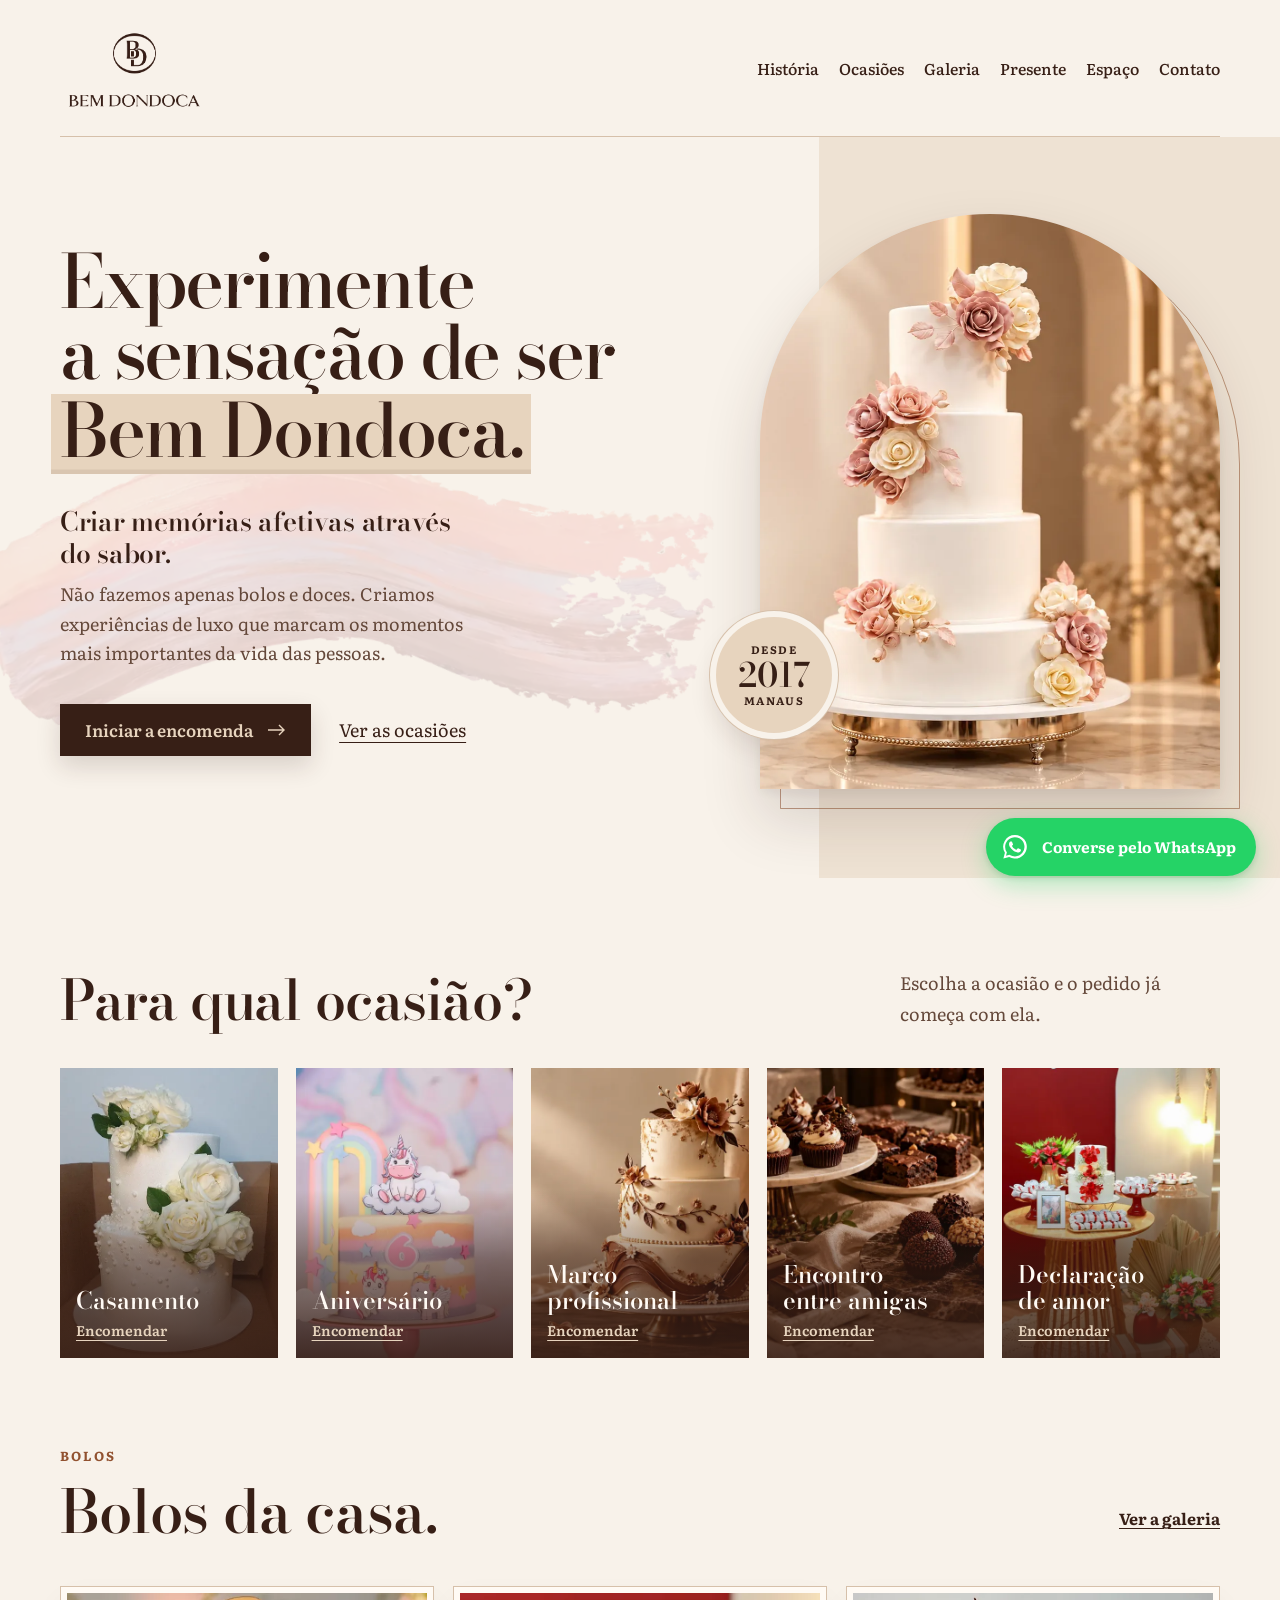
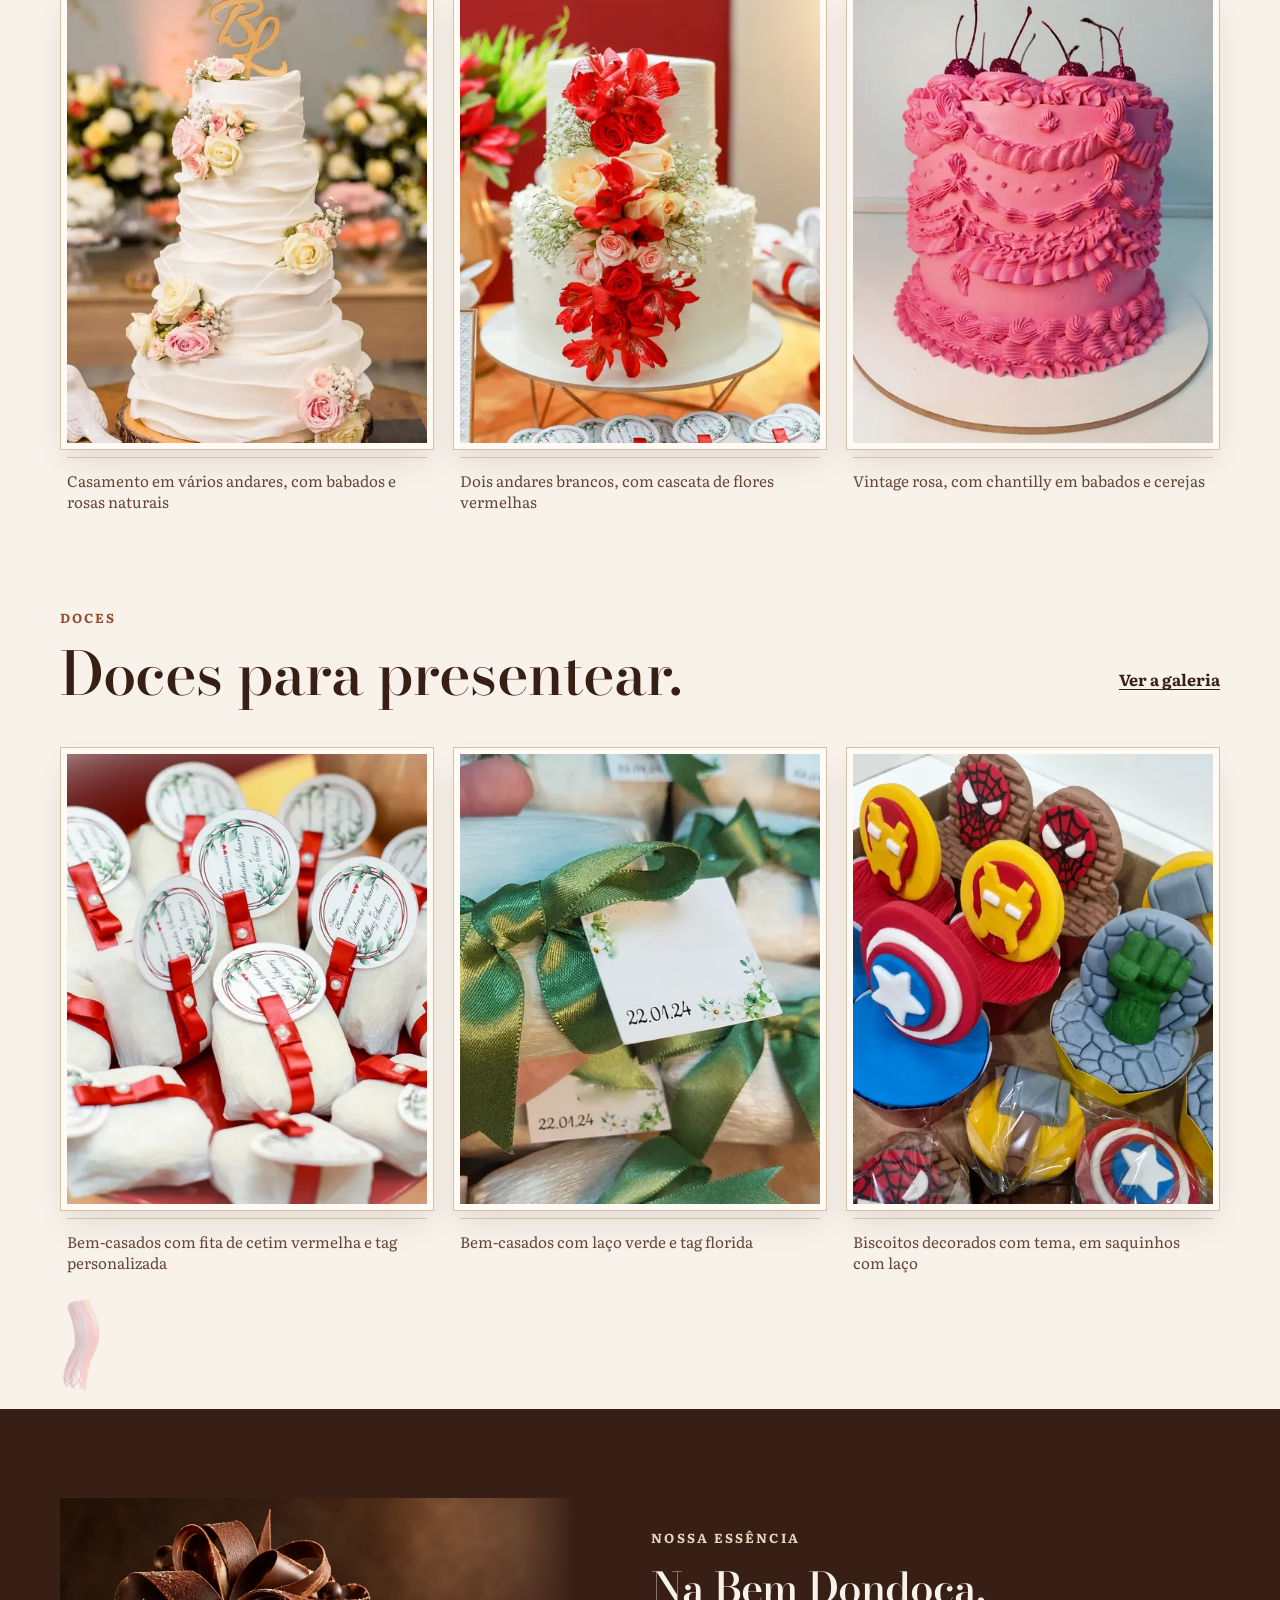
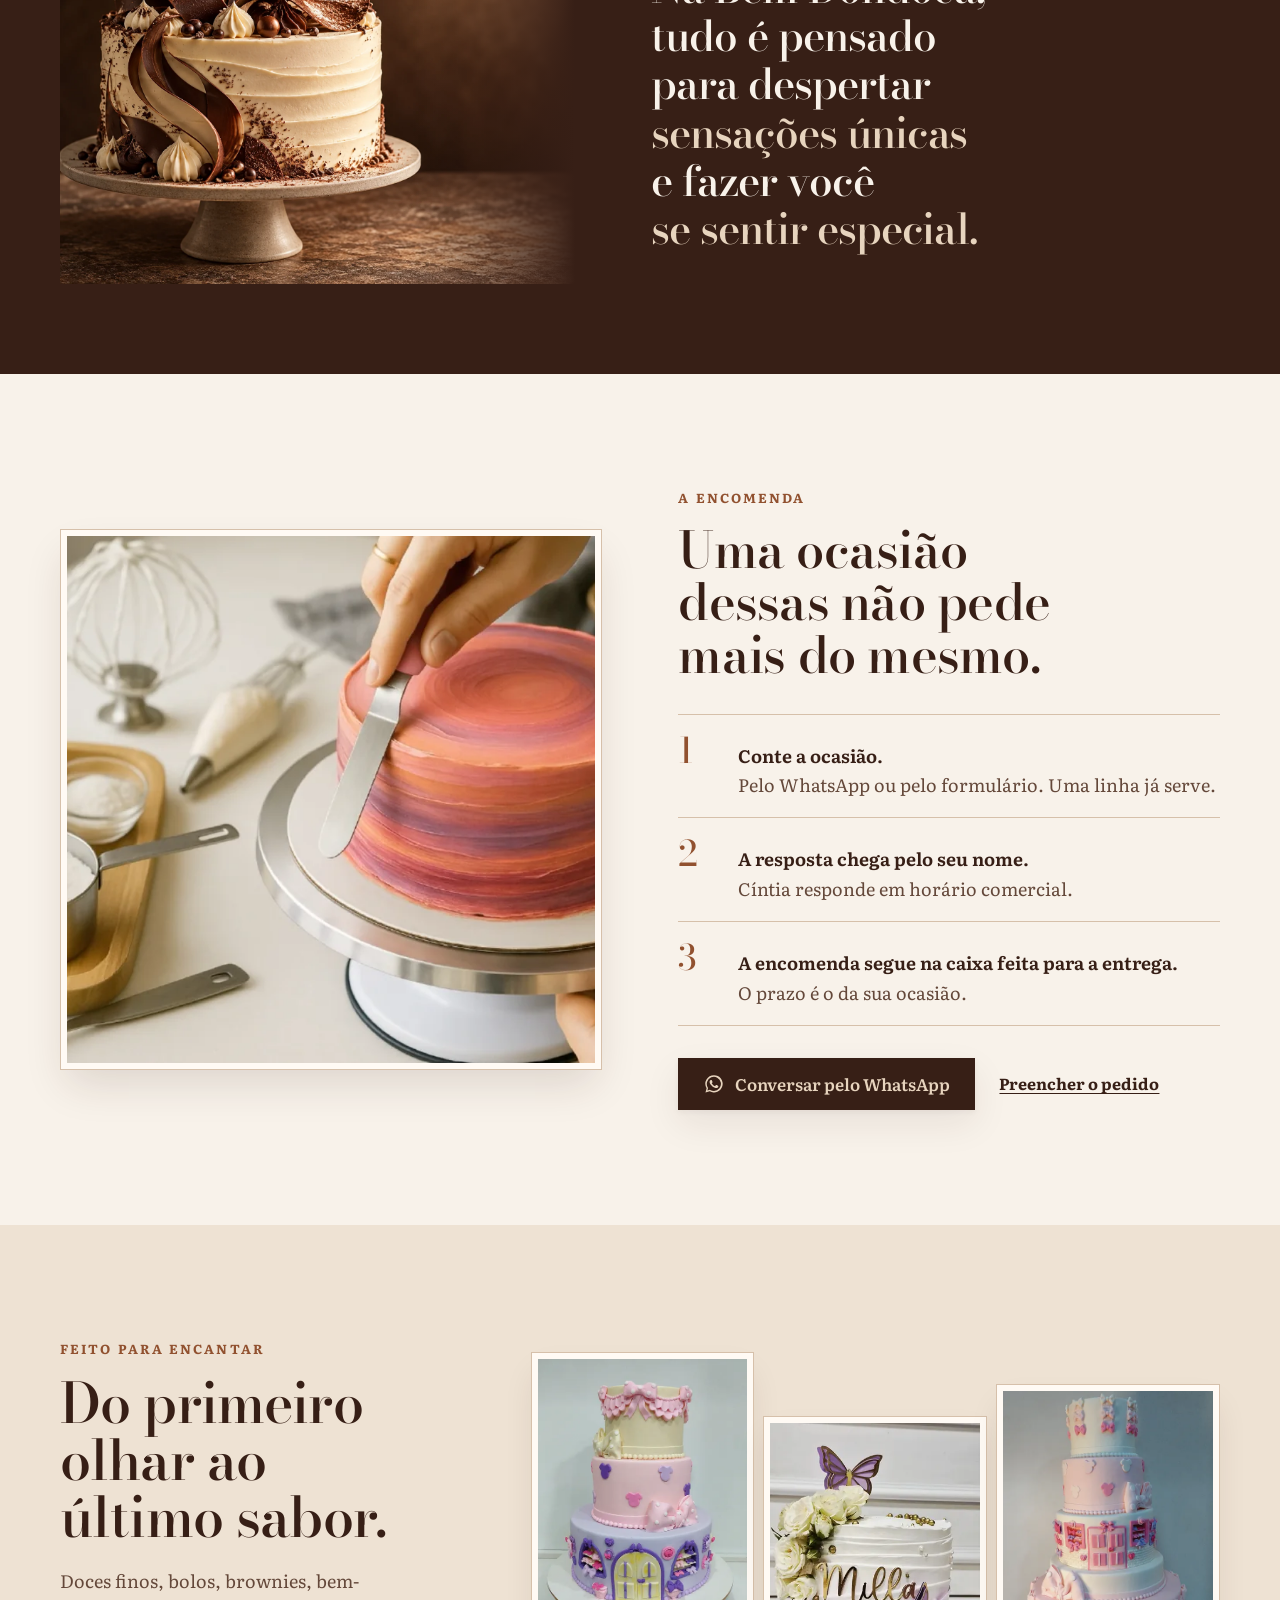
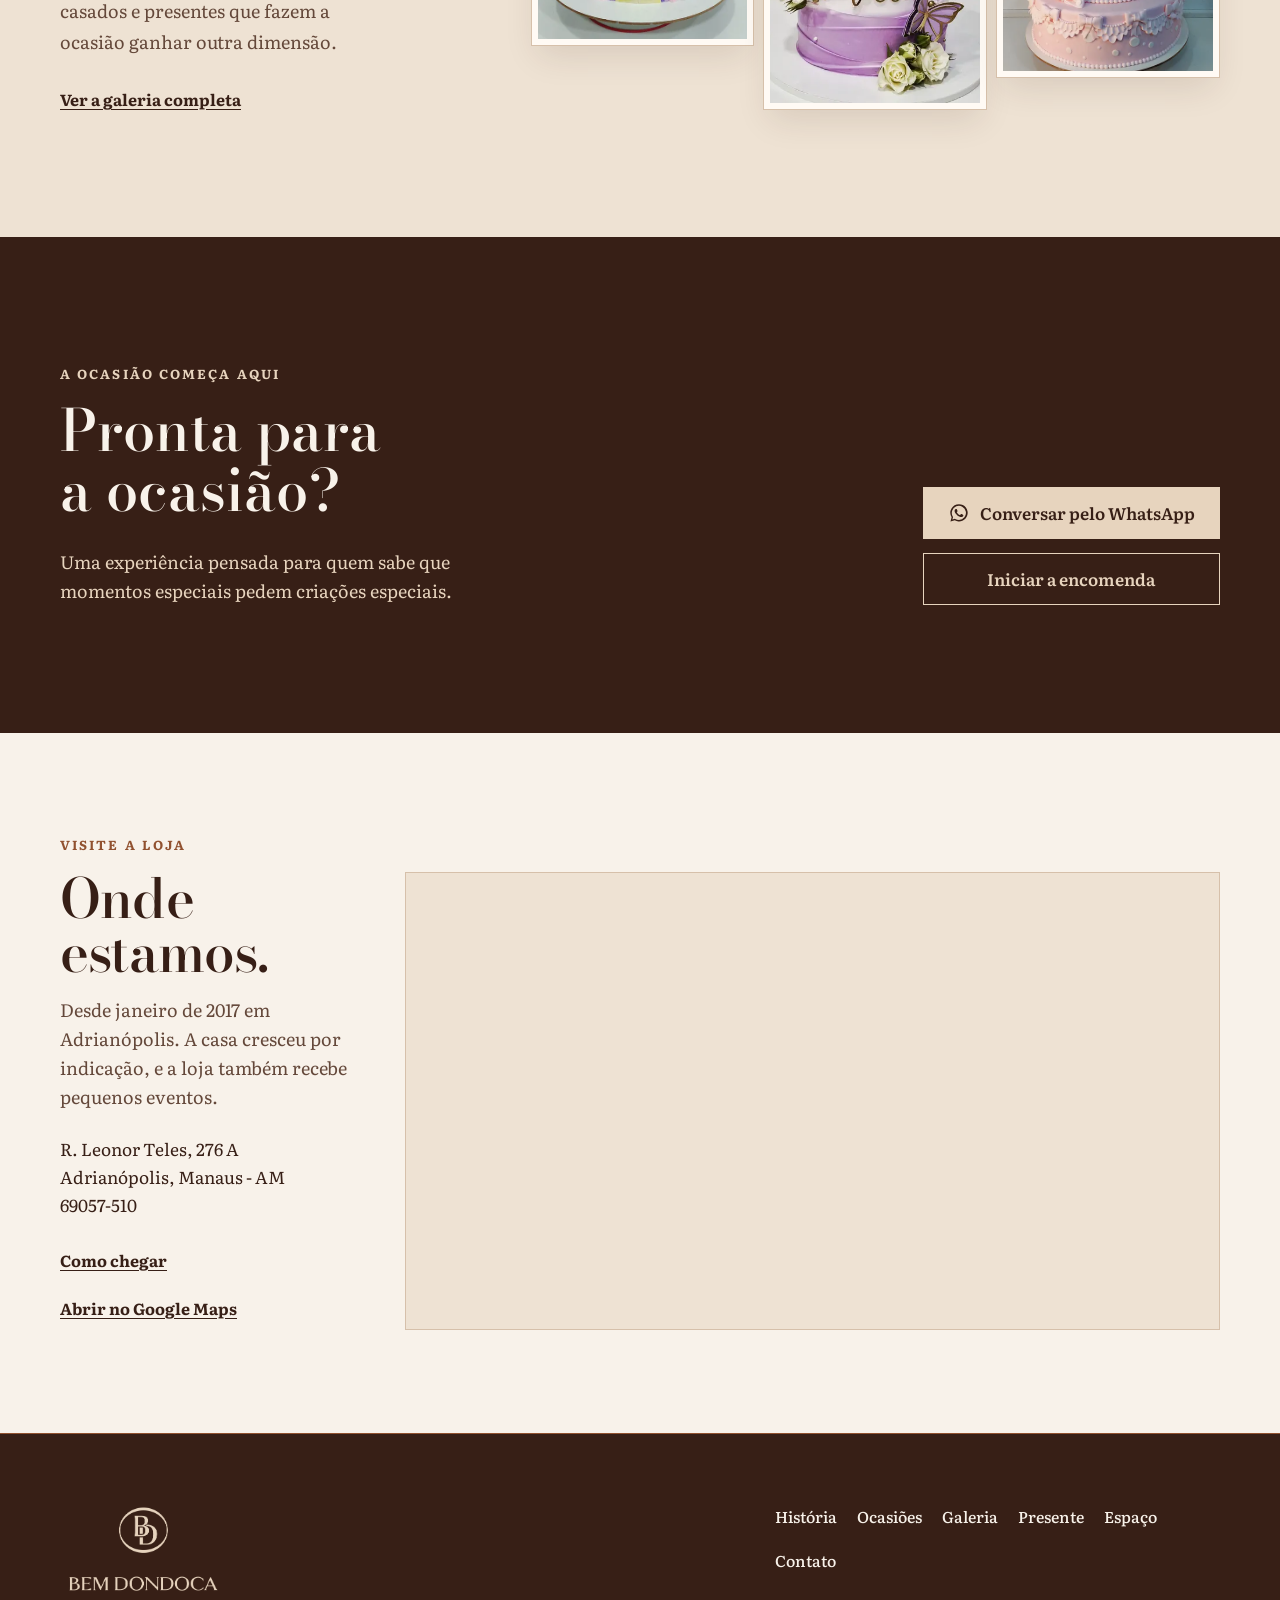
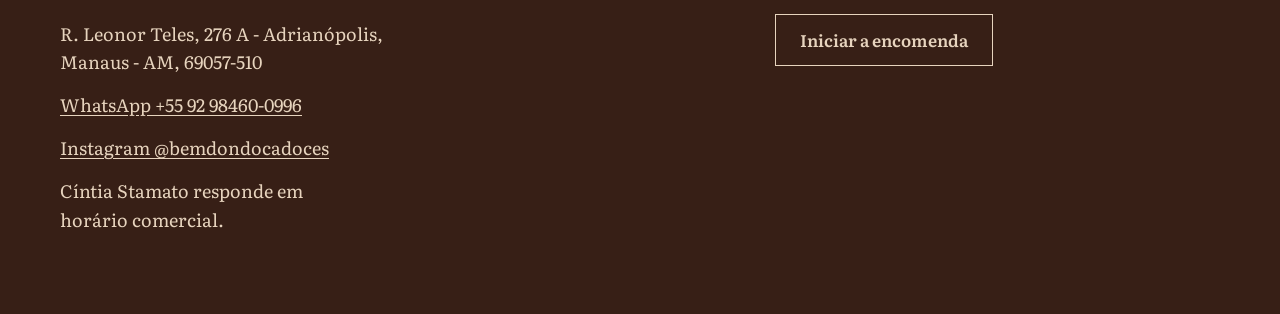
<file: index.html>
<!DOCTYPE html>
<html lang="pt-BR">
<head>
  <meta charset="utf-8">
  <meta name="viewport" content="width=device-width, initial-scale=1">
  <title>Sua ocasião, pelo seu nome. — Bem Dondoca</title>
  <meta name="description" content="Bolo, doce ou presente para uma ocasião especial em Manaus. A encomenda tem o seu nome.">
  <link rel="preload" href="assets/fonts/Literata-latin-variable.woff2" as="font" type="font/woff2" crossorigin>
  <link rel="preload" href="assets/fonts/BodoniModa-Variable.woff2" as="font" type="font/woff2" crossorigin>
  <link rel="preload" as="image" fetchpriority="high" href="assets/images/hero-cena-bolo.webp" type="image/webp">
  <link rel="stylesheet" href="assets/css/site.css">
  <script type="application/ld+json">
  {
    "@context": "https://schema.org",
    "@type": "Bakery",
    "name": "Bem Dondoca",
    "telephone": "+55-92-98460-0996",
    "address": {
      "@type": "PostalAddress",
      "streetAddress": "R. Leonor Teles, 276 A",
      "addressLocality": "Manaus",
      "addressRegion": "AM",
      "postalCode": "69057-510",
      "addressCountry": "BR"
    },
    "sameAs": "https://www.instagram.com/bemdondocadoces/"
  }
  </script>
</head>
<body>
  <a class="skip" href="#conteudo">Ir para o conteúdo</a>
  <header class="site-header wrap">
    <a class="logo" href="./">
      <img src="assets/brand/logo-claro.png" alt="Bem Dondoca" width="126" height="72">
    </a>
    <button class="menu-toggle" type="button" aria-expanded="false" aria-controls="primary-navigation" aria-label="Abrir menu">
      <span></span><span></span><span></span>
    </button>
    <nav class="nav primary-nav" id="primary-navigation" aria-label="Navegação principal"><a href="historia/">História</a><a href="ocasioes/">Ocasiões</a><a href="galeria/">Galeria</a><a href="presente/">Presente</a><a href="espaco/">Espaço</a><a href="contato/">Contato</a></nav>
  </header>
  <main id="conteudo">
    <section class="hero-arco" aria-labelledby="hero-title">
      <div class="hero-arco-inner wrap">
        <div class="hero-arco-copy">
          <img class="hero-arco-marca" src="assets/images/pincelada-hero.webp" alt="" aria-hidden="true" width="1043" height="420" decoding="async">
          <h1 id="hero-title" class="hero-arco-title">
            <span class="line">Experimente</span>
            <span class="line">a sensação de ser</span>
            <span class="line name"><span class="name-tag">Bem Dondoca.</span></span>
          </h1>
          <p class="hero-arco-tagline">Criar memórias afetivas através do sabor.</p>
          <p class="hero-arco-body">Não fazemos apenas bolos e doces. Criamos experiências de luxo que marcam os momentos mais importantes da vida das pessoas.</p>
          <div class="hero-arco-actions">
            <a class="button hero-arco-order" href="contato/">Iniciar a encomenda<svg aria-hidden="true" width="18" height="12" viewBox="0 0 18 12"><path d="M0 6h16M11 1l5 5-5 5" fill="none" stroke="currentColor" stroke-width="1.4"/></svg></a>
            <a class="hero-arco-link" href="ocasioes/">Ver as ocasiões</a>
          </div>
        </div>
        <figure class="hero-arco-media">
          <span class="hero-arco-frame">
            <img src="assets/images/hero-cena-bolo.webp" alt="Bolo de casamento de quatro andares, branco, com flores rosadas e creme, sobre um suporte dourado." width="868" height="1043" fetchpriority="high" decoding="async">
          </span>
          <figcaption class="hero-arco-selo"><span>Desde</span><strong>2017</strong><span>Manaus</span></figcaption>
        </figure>
      </div>
    </section>
    <section class="ocasioes" aria-labelledby="ocasioes-titulo">
      <div class="wrap ocasioes-head">
        <h2 id="ocasioes-titulo">Para qual ocasião?</h2>
        <p>Escolha a ocasião e o pedido já começa com ela.</p>
      </div>
      <ul class="ocasioes-rail wrap" role="list" data-rail aria-label="Ocasiões">
        <li>
          <a class="ocasiao-card" href="contato/?ocasiao=casamento">
            <img src="assets/images/fotos/ocasiao-casamento-480.webp" srcset="assets/images/fotos/ocasiao-casamento-480.webp 480w, assets/images/fotos/ocasiao-casamento-720.webp 720w" sizes="(max-width: 700px) 72vw, (max-width: 1100px) 34vw, 224px" alt="Bolo de casamento branco de dois andares com pérolas e rosas brancas" width="480" height="640" loading="lazy" decoding="async">
            <span class="ocasiao-nome">Casamento</span>
            <span class="ocasiao-acao">Encomendar</span>
          </a>
        </li>
        <li>
          <a class="ocasiao-card" href="contato/?ocasiao=anivers%C3%A1rio">
            <img src="assets/images/fotos/ocasiao-aniversario-480.webp" srcset="assets/images/fotos/ocasiao-aniversario-480.webp 480w, assets/images/fotos/ocasiao-aniversario-720.webp 720w" sizes="(max-width: 700px) 72vw, (max-width: 1100px) 34vw, 224px" alt="Bolo infantil em tons pastel com unicórnios, arco-íris e o número 6" width="480" height="640" loading="lazy" decoding="async">
            <span class="ocasiao-nome">Aniversário</span>
            <span class="ocasiao-acao">Encomendar</span>
          </a>
        </li>
        <li>
          <a class="ocasiao-card" href="contato/?ocasiao=marco%20profissional">
            <img src="assets/images/fotos/ocasiao-marco-480.webp" srcset="assets/images/fotos/ocasiao-marco-480.webp 480w, assets/images/fotos/ocasiao-marco-720.webp 648w" sizes="(max-width: 700px) 72vw, (max-width: 1100px) 34vw, 224px" alt="Bolo elegante de três andares em creme e chocolate, com folhas e flores de açúcar" width="480" height="640" loading="lazy" decoding="async">
            <span class="ocasiao-nome">Marco profissional</span>
            <span class="ocasiao-acao">Encomendar</span>
          </a>
        </li>
        <li>
          <a class="ocasiao-card" href="contato/?ocasiao=encontro%20entre%20amigas">
            <img src="assets/images/fotos/ocasiao-amigas-480.webp" srcset="assets/images/fotos/ocasiao-amigas-480.webp 480w, assets/images/fotos/ocasiao-amigas-720.webp 720w" sizes="(max-width: 700px) 72vw, (max-width: 1100px) 34vw, 224px" alt="Mesa com cupcakes, brownies, brigadeiros e doces finos" width="480" height="640" loading="lazy" decoding="async">
            <span class="ocasiao-nome">Encontro entre amigas</span>
            <span class="ocasiao-acao">Encomendar</span>
          </a>
        </li>
        <li>
          <a class="ocasiao-card" href="contato/?ocasiao=declara%C3%A7%C3%A3o%20de%20amor">
            <img src="assets/images/fotos/ocasiao-amor-480.webp" srcset="assets/images/fotos/ocasiao-amor-480.webp 480w, assets/images/fotos/ocasiao-amor-720.webp 720w" sizes="(max-width: 700px) 72vw, (max-width: 1100px) 34vw, 224px" alt="Mesa de festa com bolo branco e flores vermelhas, doces e presentes" width="480" height="640" loading="lazy" decoding="async">
            <span class="ocasiao-nome">Declaração de amor</span>
            <span class="ocasiao-acao">Encomendar</span>
          </a>
        </li>
      </ul>
    </section>
    <section class="vitrine vitrine--bolos" aria-labelledby="vitrine-bolos">
      <div class="wrap">
      <div class="vitrine-head">
        <p class="kicker">Bolos</p>
        <h2 id="vitrine-bolos">Bolos da casa.</h2>
        <a class="text-link vitrine-link" href="galeria/">Ver a galeria</a>
      </div>
      <div class="vitrine-grid">
        <figure class="vitrine-item vitrine-item--lead">
          <img src="assets/images/fotos/bolo-casamento-babados-card-800.webp" srcset="assets/images/fotos/bolo-casamento-babados-card-480.webp 480w, assets/images/fotos/bolo-casamento-babados-card-800.webp 800w" sizes="(max-width: 560px) calc(100vw - 46px), (max-width: 800px) calc(33vw - 24px), 370px" alt="Bolo de casamento branco de vários andares com babados de pasta americana, rosas naturais e topo com iniciais" width="800" height="1000" loading="lazy" decoding="async">
          <figcaption>Casamento em vários andares, com babados e rosas naturais</figcaption>
        </figure>
        <figure class="vitrine-item">
          <img src="assets/images/fotos/bolo-flores-vermelhas-card-800.webp" srcset="assets/images/fotos/bolo-flores-vermelhas-card-480.webp 480w, assets/images/fotos/bolo-flores-vermelhas-card-800.webp 800w" sizes="(max-width: 560px) calc(50vw - 30px), (max-width: 800px) calc(33vw - 24px), 370px" alt="Bolo branco de dois andares decorado com cascata de flores vermelhas, rosas claras e mosquitinho" width="800" height="1000" loading="lazy" decoding="async">
          <figcaption>Dois andares brancos, com cascata de flores vermelhas</figcaption>
        </figure>
        <figure class="vitrine-item">
          <img src="assets/images/fotos/bolo-vintage-cerejas-card-800.webp" srcset="assets/images/fotos/bolo-vintage-cerejas-card-480.webp 480w, assets/images/fotos/bolo-vintage-cerejas-card-800.webp 800w" sizes="(max-width: 560px) calc(50vw - 30px), (max-width: 800px) calc(33vw - 24px), 370px" alt="Bolo rosa em estilo vintage com acabamento de chantilly em babados e cerejas brilhantes no topo" width="800" height="1001" loading="lazy" decoding="async">
          <figcaption>Vintage rosa, com chantilly em babados e cerejas</figcaption>
        </figure>
      </div>
      </div>
    </section>
    <section class="vitrine vitrine--doces wrap" aria-labelledby="vitrine-doces">
      <img class="marca-dagua" src="assets/images/pincelada-identidade.webp" alt="" width="880" height="2005" decoding="async" loading="lazy" aria-hidden="true">
      <div class="vitrine-head">
        <p class="kicker">Doces</p>
        <h2 id="vitrine-doces">Doces para presentear.</h2>
        <a class="text-link vitrine-link" href="galeria/">Ver a galeria</a>
      </div>
      <div class="vitrine-grid">
        <figure class="vitrine-item vitrine-item--lead">
          <img src="assets/images/fotos/bem-casados-laco-vermelho-card-800.webp" srcset="assets/images/fotos/bem-casados-laco-vermelho-card-480.webp 480w, assets/images/fotos/bem-casados-laco-vermelho-card-800.webp 750w" sizes="(max-width: 560px) calc(100vw - 46px), (max-width: 800px) calc(33vw - 24px), 370px" alt="Bem-casados embrulhados em papel branco com fita de cetim vermelha e tag personalizada, servidos em bandeja" width="750" height="938" loading="lazy" decoding="async">
          <figcaption>Bem-casados com fita de cetim vermelha e tag personalizada</figcaption>
        </figure>
        <figure class="vitrine-item">
          <img src="assets/images/fotos/bem-casados-laco-verde-card-800.webp" srcset="assets/images/fotos/bem-casados-laco-verde-card-480.webp 480w, assets/images/fotos/bem-casados-laco-verde-card-800.webp 800w" sizes="(max-width: 560px) calc(50vw - 30px), (max-width: 800px) calc(33vw - 24px), 370px" alt="Bem-casados embrulhados em papel branco com laço de cetim verde e tag personalizada com flores" width="800" height="1000" loading="lazy" decoding="async">
          <figcaption>Bem-casados com laço verde e tag florida</figcaption>
        </figure>
        <figure class="vitrine-item">
          <img src="assets/images/fotos/doces-biscoitos-herois-card-800.webp" srcset="assets/images/fotos/doces-biscoitos-herois-card-480.webp 480w, assets/images/fotos/doces-biscoitos-herois-card-800.webp 800w" sizes="(max-width: 560px) calc(50vw - 30px), (max-width: 800px) calc(33vw - 24px), 370px" alt="Biscoitos decorados com temas de super-heróis, como escudo do Capitão América, Homem-Aranha e Hulk, embalados em saquinhos com laços coloridos" width="800" height="1000" loading="lazy" decoding="async">
          <figcaption>Biscoitos decorados com tema, em saquinhos com laço</figcaption>
        </figure>
      </div>
    </section>
    <section class="brand-promise" aria-labelledby="brand-promise-title">
      <div class="brand-promise-inner wrap">
        <figure class="brand-promise-image">
          <img src="assets/images/sensacoes-bolo-moderno.webp" alt="Bolo contemporâneo de cobertura marfim com detalhes de chocolate" width="1448" height="1086" loading="lazy">
        </figure>
        <div class="brand-promise-copy">
          <p class="kicker">Nossa essência</p>
          <h2 id="brand-promise-title">
            <span>Na Bem Dondoca,</span>
            <span>tudo é pensado</span>
            <span>para despertar</span>
            <span class="promise-highlight">sensações únicas</span>
            <span>e fazer você</span>
            <span class="promise-highlight">se sentir especial.</span>
          </h2>
        </div>
      </div>
    </section>
    <section class="encomenda wrap" aria-labelledby="encomenda-titulo">
      <figure class="encomenda-foto">
        <img src="assets/images/atelier-acabamento.webp" alt="Mãos dão o acabamento à cobertura de um bolo em faixas de coral e ameixa" width="1212" height="682" loading="lazy" decoding="async">
      </figure>
      <div class="encomenda-copy">
        <p class="kicker">A encomenda</p>
        <h2 id="encomenda-titulo">Uma ocasião dessas não pede mais do mesmo.</h2>
        <ol class="steps">
          <li><span class="num">1</span><p><strong>Conte a ocasião.</strong> Pelo WhatsApp ou pelo formulário. Uma linha já serve.</p></li>
          <li><span class="num">2</span><p><strong>A resposta chega pelo seu nome.</strong> Cíntia responde em horário comercial.</p></li>
          <li><span class="num">3</span><p><strong>A encomenda segue na caixa feita para a entrega.</strong> O prazo é o da sua ocasião.</p></li>
        </ol>
        <div class="actions">
          <a class="button button-whatsapp" href="https://wa.me/5592984600996?text=Ol%C3%A1!%20Gostaria%20de%20fazer%20uma%20encomenda%20na%20Bem%20Dondoca." target="_blank" rel="noopener noreferrer"><svg class="wa-icon" viewBox="0 0 32 32" aria-hidden="true" focusable="false"><path d="M16 3.2A12.55 12.55 0 0 0 5.25 22.24L3.6 28.3l6.2-1.62A12.57 12.57 0 1 0 16 3.2Zm0 22.9c-1.95 0-3.86-.52-5.53-1.52l-.4-.24-3.68.96.98-3.58-.26-.42A10.28 10.28 0 1 1 16 26.1Zm5.64-7.7c-.31-.16-1.84-.91-2.13-1.01-.29-.11-.5-.16-.71.16-.21.31-.81 1.01-.99 1.22-.18.21-.36.24-.67.08-.31-.16-1.31-.48-2.49-1.53-.92-.82-1.54-1.84-1.72-2.15-.18-.31-.02-.48.14-.64.14-.14.31-.36.47-.54.16-.18.21-.31.31-.52.1-.21.05-.39-.03-.55-.08-.16-.71-1.71-.97-2.34-.26-.61-.52-.53-.71-.54h-.6c-.21 0-.55.08-.84.39-.29.31-1.1 1.07-1.1 2.62s1.13 3.04 1.29 3.25c.16.21 2.22 3.39 5.38 4.75.75.32 1.33.51 1.78.65.75.24 1.43.21 1.97.13.6-.09 1.84-.75 2.1-1.48.26-.73.26-1.35.18-1.48-.08-.13-.29-.21-.6-.37Z"/></svg>Conversar pelo WhatsApp</a>
          <a class="text-link" href="contato/">Preencher o pedido</a>
        </div>
      </div>
    </section>
    <section class="mostra" aria-labelledby="mostra-titulo">
      <div class="wrap mostra-inner">
        <div class="mostra-copy">
          <p class="kicker">Feito para encantar</p>
          <h2 id="mostra-titulo">Do primeiro olhar ao último sabor.</h2>
          <p>Doces finos, bolos, brownies, bem-casados e presentes que fazem a ocasião ganhar outra dimensão.</p>
          <a class="text-link" href="galeria/">Ver a galeria completa</a>
        </div>
        <ul class="mostra-fotos" role="list" data-rail aria-label="Bolos da galeria">
          <li><img src="assets/images/fotos/bolo-minnie-tres-andares-480.webp" srcset="assets/images/fotos/bolo-minnie-tres-andares-480.webp 480w, assets/images/fotos/bolo-minnie-tres-andares-960.webp 960w" sizes="(max-width: 700px) 62vw, 240px" alt="Bolo infantil rosa e lilás de três andares com laços e casinha da Minnie" width="480" height="675" loading="lazy" decoding="async"></li>
          <li><img src="assets/images/fotos/bolo-personalizado-480.webp" srcset="assets/images/fotos/bolo-personalizado-480.webp 480w, assets/images/fotos/bolo-personalizado-960.webp 960w" sizes="(max-width: 700px) 62vw, 240px" alt="Bolo personalizado branco e lilás, decorado com rosas, borboletas e detalhes dourados" width="480" height="480" loading="lazy" decoding="async"></li>
          <li><img src="assets/images/fotos/bolo-casinha-rosa-480.webp" srcset="assets/images/fotos/bolo-casinha-rosa-480.webp 480w, assets/images/fotos/bolo-casinha-rosa-960.webp 960w" sizes="(max-width: 700px) 62vw, 240px" alt="Bolo infantil de quatro andares em tons de rosa com janelas e portas de casinha" width="480" height="726" loading="lazy" decoding="async"></li>
        </ul>
      </div>
    </section>
    <section class="close">
      <div class="wrap close-inner">
        <div>
          <p class="kicker close-kicker">A ocasião começa aqui</p>
          <h2 class="page-title">Pronta para a ocasião?</h2>
          <p class="close-intro">Uma experiência pensada para quem sabe que momentos especiais pedem criações especiais.</p>
        </div>
        <div class="actions close-actions">
          <a class="button button-whatsapp" href="https://wa.me/5592984600996?text=Ol%C3%A1!%20Gostaria%20de%20fazer%20uma%20encomenda%20na%20Bem%20Dondoca." target="_blank" rel="noopener noreferrer"><svg class="wa-icon" viewBox="0 0 32 32" aria-hidden="true" focusable="false"><path d="M16 3.2A12.55 12.55 0 0 0 5.25 22.24L3.6 28.3l6.2-1.62A12.57 12.57 0 1 0 16 3.2Zm0 22.9c-1.95 0-3.86-.52-5.53-1.52l-.4-.24-3.68.96.98-3.58-.26-.42A10.28 10.28 0 1 1 16 26.1Zm5.64-7.7c-.31-.16-1.84-.91-2.13-1.01-.29-.11-.5-.16-.71.16-.21.31-.81 1.01-.99 1.22-.18.21-.36.24-.67.08-.31-.16-1.31-.48-2.49-1.53-.92-.82-1.54-1.84-1.72-2.15-.18-.31-.02-.48.14-.64.14-.14.31-.36.47-.54.16-.18.21-.31.31-.52.1-.21.05-.39-.03-.55-.08-.16-.71-1.71-.97-2.34-.26-.61-.52-.53-.71-.54h-.6c-.21 0-.55.08-.84.39-.29.31-1.1 1.07-1.1 2.62s1.13 3.04 1.29 3.25c.16.21 2.22 3.39 5.38 4.75.75.32 1.33.51 1.78.65.75.24 1.43.21 1.97.13.6-.09 1.84-.75 2.1-1.48.26-.73.26-1.35.18-1.48-.08-.13-.29-.21-.6-.37Z"/></svg>Conversar pelo WhatsApp</a>
          <a class="button" href="contato/">Iniciar a encomenda</a>
        </div>
      </div>
    </section>

    <section class="mapa wrap" aria-labelledby="mapa-titulo">
      <div class="mapa-info">
        <p class="kicker">Visite a loja</p>
        <h2 id="mapa-titulo">Onde estamos.</h2>
        <p class="mapa-desde">Desde janeiro de 2017 em Adrianópolis. A casa cresceu por indicação, e a loja também recebe pequenos eventos.</p>
        <address class="mapa-endereco">R. Leonor Teles, 276 A<br>Adrianópolis, Manaus - AM<br>69057-510</address>
        <p class="mapa-links">
          <a class="text-link" href="https://www.google.com/maps/dir/?api=1&amp;destination=R.+Leonor+Teles%2C+276+A+-+Adrian%C3%B3polis%2C+Manaus+-+AM%2C+69057-510" target="_blank" rel="noopener noreferrer">Como chegar</a>
          <a class="text-link" href="https://www.google.com/maps/search/?api=1&amp;query=R.+Leonor+Teles%2C+276+A+-+Adrian%C3%B3polis%2C+Manaus+-+AM%2C+69057-510" target="_blank" rel="noopener noreferrer">Abrir no Google Maps</a>
        </p>
      </div>
      <div class="mapa-frame">
        <iframe src="https://www.google.com/maps?q=R.+Leonor+Teles%2C+276+A+-+Adrian%C3%B3polis%2C+Manaus+-+AM%2C+69057-510&amp;z=16&amp;output=embed" title="Mapa com a localização da Bem Dondoca na R. Leonor Teles, 276 A, Adrianópolis, Manaus" width="1160" height="480" loading="lazy" referrerpolicy="no-referrer-when-downgrade" allowfullscreen></iframe>
      </div>
    </section>
  </main>
  <footer class="site-footer">
    <div class="wrap footer-grid">
      <div>
        <a class="logo footer-logo" href="./">
          <img src="assets/brand/logo-escuro.png" alt="Bem Dondoca" width="154" height="88">
        </a>
        <p class="footer-meta">R. Leonor Teles, 276 A - Adrianópolis, Manaus - AM, 69057-510</p>
        <p class="footer-meta"><a href="https://wa.me/5592984600996" target="_blank" rel="noopener noreferrer">WhatsApp +55 92 98460-0996</a></p>
        <p class="footer-meta"><a href="https://www.instagram.com/bemdondocadoces/" target="_blank" rel="noopener noreferrer">Instagram @bemdondocadoces</a></p>
        <p class="footer-meta">Cíntia Stamato responde em horário comercial.</p>
      </div>
      <div>
        <nav class="nav" aria-label="Seções no rodapé"><a href="historia/">História</a><a href="ocasioes/">Ocasiões</a><a href="galeria/">Galeria</a><a href="presente/">Presente</a><a href="espaco/">Espaço</a><a href="contato/">Contato</a></nav>
        <p class="actions"><a class="button" href="contato/">Iniciar a encomenda</a></p>
      </div>
    </div>
  </footer>
  <script src="assets/js/site.js"></script>
</body>
</html>
</file>
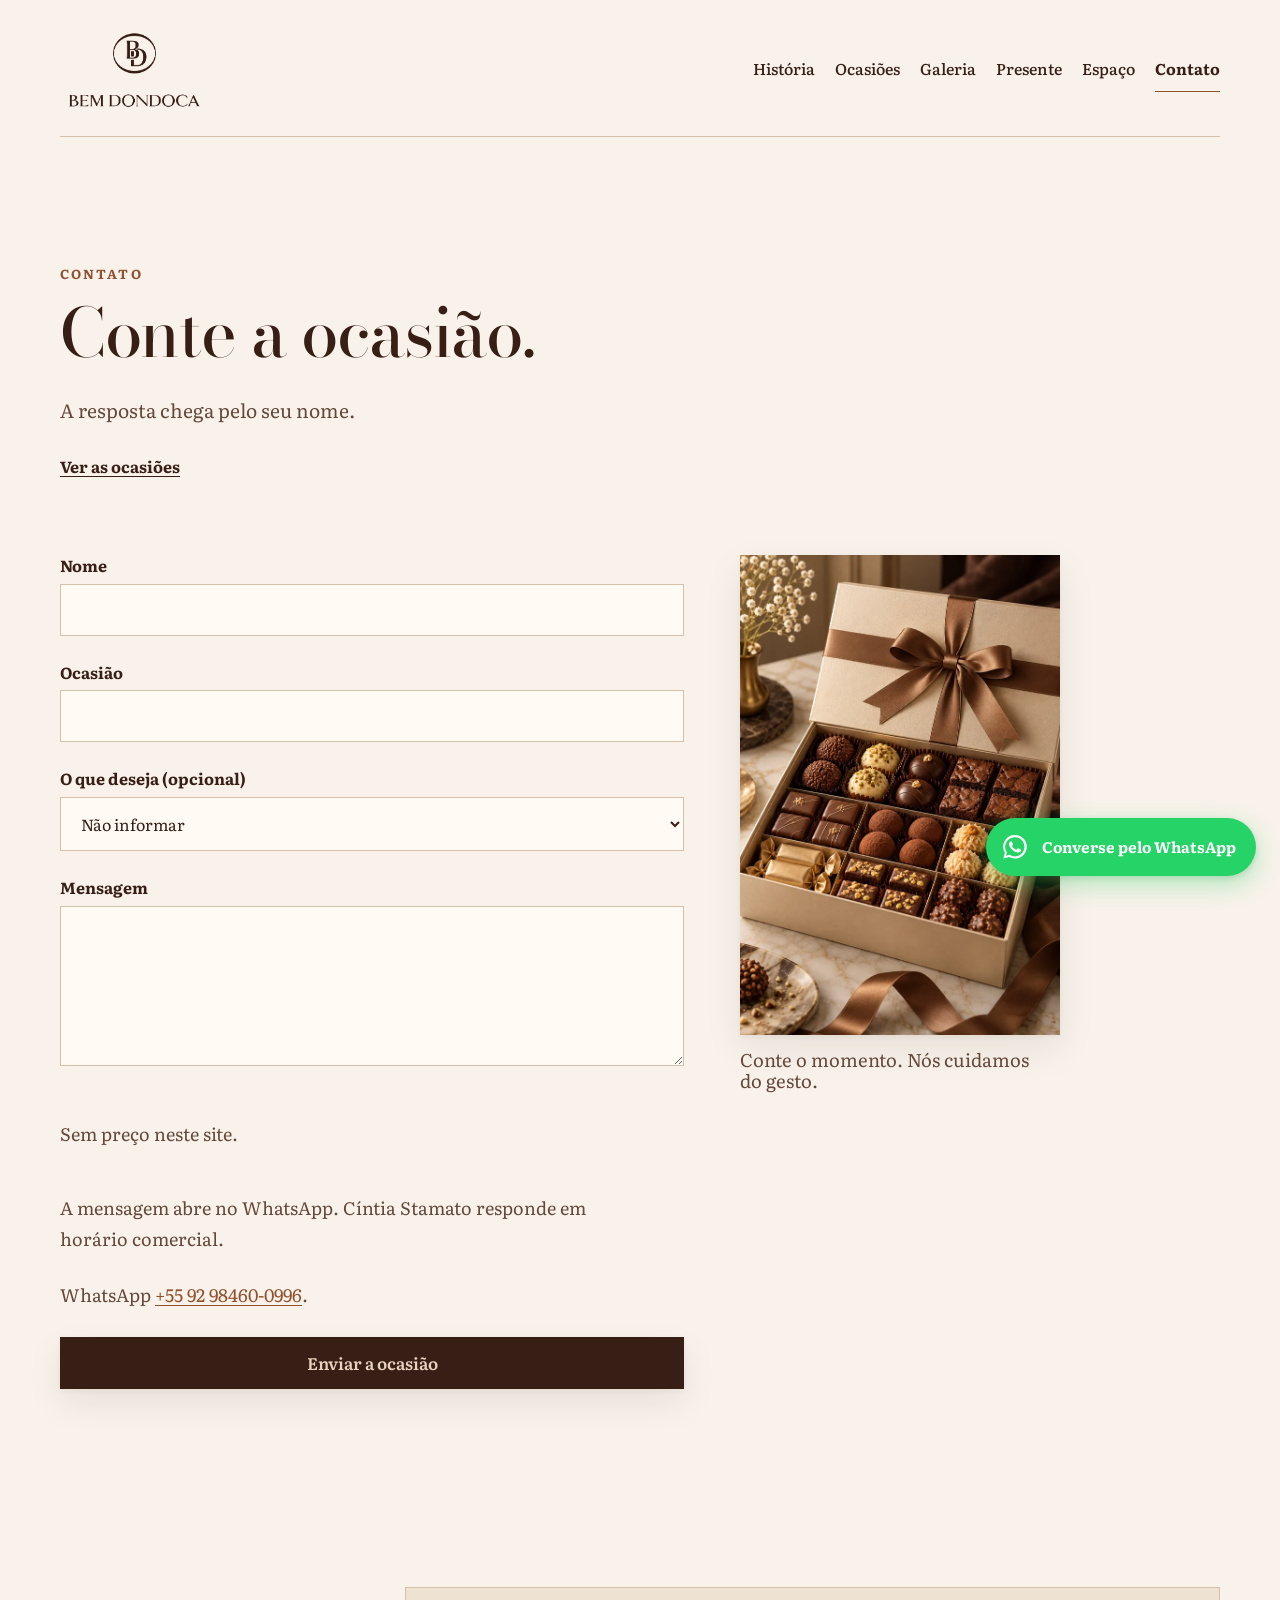
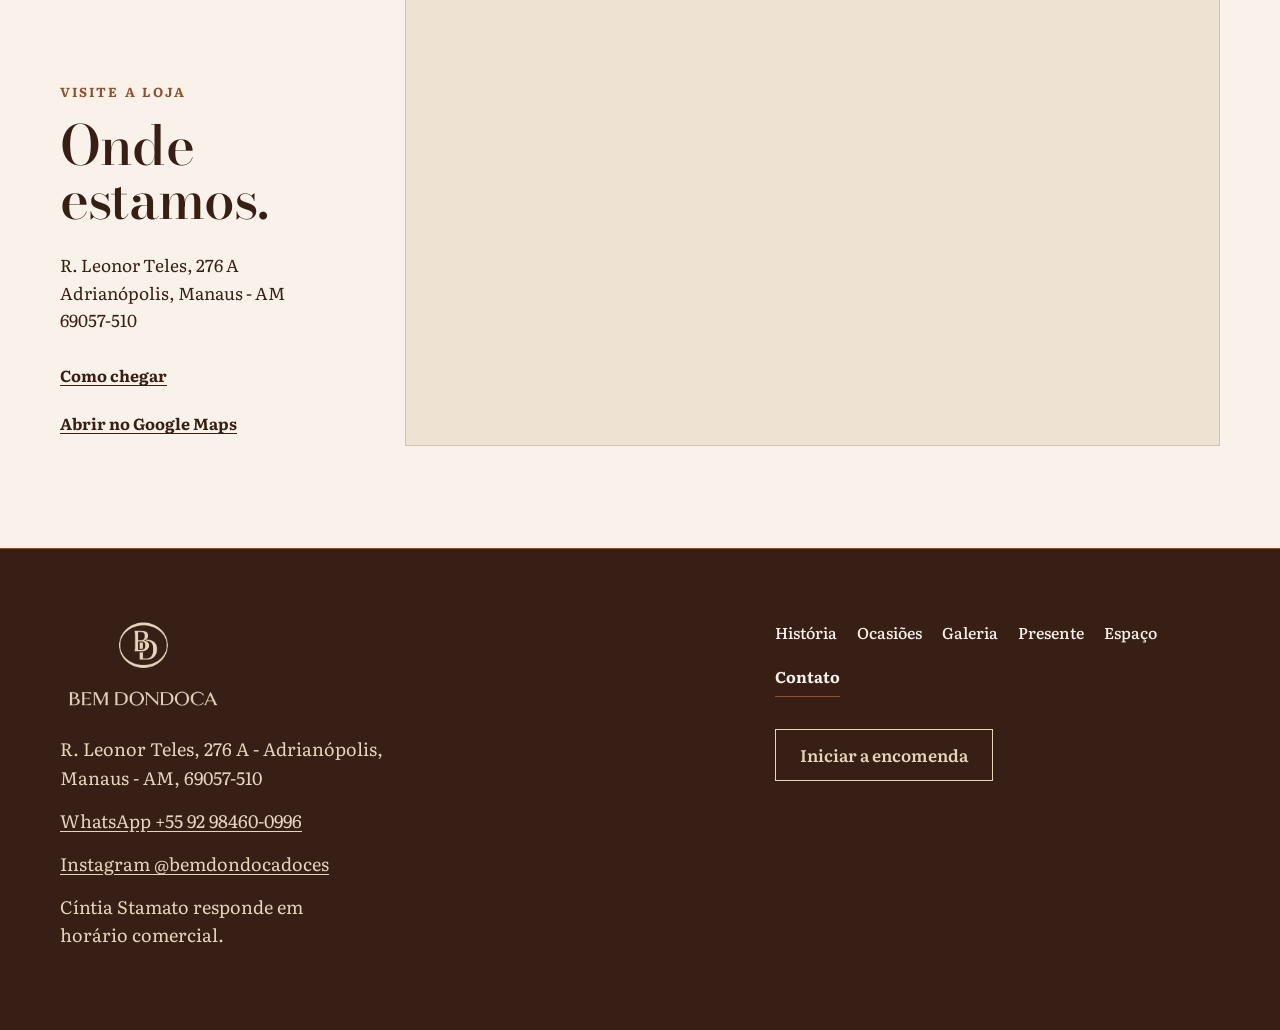
<file: contato/index.html>
<!DOCTYPE html>
<html lang="pt-BR">
<head>
  <meta charset="utf-8">
  <meta name="viewport" content="width=device-width, initial-scale=1">
  <title>Contato — Bem Dondoca</title>
  <meta name="description" content="Conte a ocasião. A mensagem abre no WhatsApp. Cíntia Stamato responde em horário comercial.">
  <link rel="preload" href="../assets/fonts/BodoniModa-Variable.woff2" as="font" type="font/woff2" crossorigin>
  <link rel="preload" href="../assets/fonts/Literata-latin-variable.woff2" as="font" type="font/woff2" crossorigin>
  <link rel="stylesheet" href="../assets/css/site.css">
  
</head>
<body>
  <a class="skip" href="#conteudo">Ir para o conteúdo</a>
  <header class="site-header wrap">
    <a class="logo" href="../">
      <img src="../assets/brand/logo-claro.png" alt="Bem Dondoca" width="126" height="72">
    </a>
    <button class="menu-toggle" type="button" aria-expanded="false" aria-controls="primary-navigation" aria-label="Abrir menu">
      <span></span><span></span><span></span>
    </button>
    <nav class="nav primary-nav" id="primary-navigation" aria-label="Navegação principal"><a href="../historia/">História</a><a href="../ocasioes/">Ocasiões</a><a href="../galeria/">Galeria</a><a href="../presente/">Presente</a><a href="../espaco/">Espaço</a><a href="../contato/" aria-current="page">Contato</a></nav>
  </header>
  <main id="conteudo">
    <header class="page-head wrap">
      <p class="kicker">Contato</p>
      <h1 class="page-title">Conte a ocasião.</h1>
      <p class="lede">A resposta chega pelo seu nome.</p>
      <p><a class="text-link" href="../ocasioes/">Ver as ocasiões</a></p>
    </header>
    <div class="contact-layout wrap">
    <aside class="contact-image">
      <img src="../assets/images/presente-caixa-premium.webp" alt="Caixa de presente sofisticada com doces artesanais" width="1024" height="1536">
      <p>Conte o momento. Nós cuidamos do gesto.</p>
    </aside>
    <form class="form" id="encomenda" data-encomenda action="#encomenda">
      <div>
        <label for="nome">Nome</label>
        <input id="nome" name="nome" type="text" autocomplete="name" aria-required="true" aria-invalid="false" aria-describedby="erro-nome">
        <p class="error" id="erro-nome" data-error="nome" role="alert" hidden>Falta o nome. A resposta precisa chegar à pessoa certa. Escreva nome e sobrenome.</p>
      </div>
      <div>
        <label for="ocasiao">Ocasião</label>
        <input id="ocasiao" name="ocasiao" type="text" autocomplete="off" aria-required="true" aria-invalid="false" aria-describedby="erro-ocasiao">
        <p class="error" id="erro-ocasiao" data-error="ocasiao" role="alert" hidden>Falta a ocasião. Ela é o assunto da encomenda. Escreva, por exemplo, aniversário ou casamento.</p>
      </div>
      <div>
        <label for="desejo">O que deseja (opcional)</label>
        <select id="desejo" name="desejo">
          <option value="">Não informar</option>
          <option>Bolo</option>
          <option>Doce</option>
          <option>Brownie</option>
          <option>Bem-casado</option>
          <option>Cupcake</option>
          <option>Presente</option>
        </select>
      </div>
      <div>
        <label for="mensagem">Mensagem</label>
        <textarea id="mensagem" name="mensagem" aria-required="true" aria-invalid="false" aria-describedby="erro-mensagem"></textarea>
        <p class="error" id="erro-mensagem" data-error="mensagem" role="alert" hidden>Falta a mensagem. Uma linha já serve.</p>
      </div>
      <p class="plain">Sem preço neste site.</p>
      <p class="note">A mensagem abre no WhatsApp. Cíntia Stamato responde em horário comercial.</p>
      <p class="note">WhatsApp <a href="https://wa.me/5592984600996" target="_blank" rel="noopener noreferrer">+55 92 98460-0996</a>.</p>
      <noscript>
        <p class="note">Sem o recurso do navegador, a mensagem não é montada aqui. O número continua o mesmo: +55 92 98460-0996.</p>
      </noscript>
      <button class="button" type="submit">Enviar a ocasião</button>
      <p class="fallback" data-fallback role="status" hidden>Se o WhatsApp não abriu, a mensagem está neste número: <a href="https://wa.me/5592984600996">+55 92 98460-0996</a>.</p>
    </form>
    </div>

    <section class="mapa wrap" aria-labelledby="mapa-titulo">
      <div class="mapa-info">
        <p class="kicker">Visite a loja</p>
        <h2 id="mapa-titulo">Onde estamos.</h2>
        <address class="mapa-endereco">R. Leonor Teles, 276 A<br>Adrianópolis, Manaus - AM<br>69057-510</address>
        <p class="mapa-links">
          <a class="text-link" href="https://www.google.com/maps/dir/?api=1&amp;destination=R.+Leonor+Teles%2C+276+A+-+Adrian%C3%B3polis%2C+Manaus+-+AM%2C+69057-510" target="_blank" rel="noopener noreferrer">Como chegar</a>
          <a class="text-link" href="https://www.google.com/maps/search/?api=1&amp;query=R.+Leonor+Teles%2C+276+A+-+Adrian%C3%B3polis%2C+Manaus+-+AM%2C+69057-510" target="_blank" rel="noopener noreferrer">Abrir no Google Maps</a>
        </p>
      </div>
      <div class="mapa-frame">
        <iframe src="https://www.google.com/maps?q=R.+Leonor+Teles%2C+276+A+-+Adrian%C3%B3polis%2C+Manaus+-+AM%2C+69057-510&amp;z=16&amp;output=embed" title="Mapa com a localização da Bem Dondoca na R. Leonor Teles, 276 A, Adrianópolis, Manaus" width="1160" height="480" loading="lazy" referrerpolicy="no-referrer-when-downgrade" allowfullscreen></iframe>
      </div>
    </section>
  </main>
  <footer class="site-footer">
    <div class="wrap footer-grid">
      <div>
        <a class="logo footer-logo" href="../">
          <img src="../assets/brand/logo-escuro.png" alt="Bem Dondoca" width="154" height="88">
        </a>
        <p class="footer-meta">R. Leonor Teles, 276 A - Adrianópolis, Manaus - AM, 69057-510</p>
        <p class="footer-meta"><a href="https://wa.me/5592984600996" target="_blank" rel="noopener noreferrer">WhatsApp +55 92 98460-0996</a></p>
        <p class="footer-meta"><a href="https://www.instagram.com/bemdondocadoces/" target="_blank" rel="noopener noreferrer">Instagram @bemdondocadoces</a></p>
        <p class="footer-meta">Cíntia Stamato responde em horário comercial.</p>
      </div>
      <div>
        <nav class="nav" aria-label="Seções no rodapé"><a href="../historia/">História</a><a href="../ocasioes/">Ocasiões</a><a href="../galeria/">Galeria</a><a href="../presente/">Presente</a><a href="../espaco/">Espaço</a><a href="../contato/" aria-current="page">Contato</a></nav>
        <p class="actions"><a class="button" href="../contato/">Iniciar a encomenda</a></p>
      </div>
    </div>
  </footer>
  <script src="../assets/js/site.js"></script>
</body>
</html>
</file>
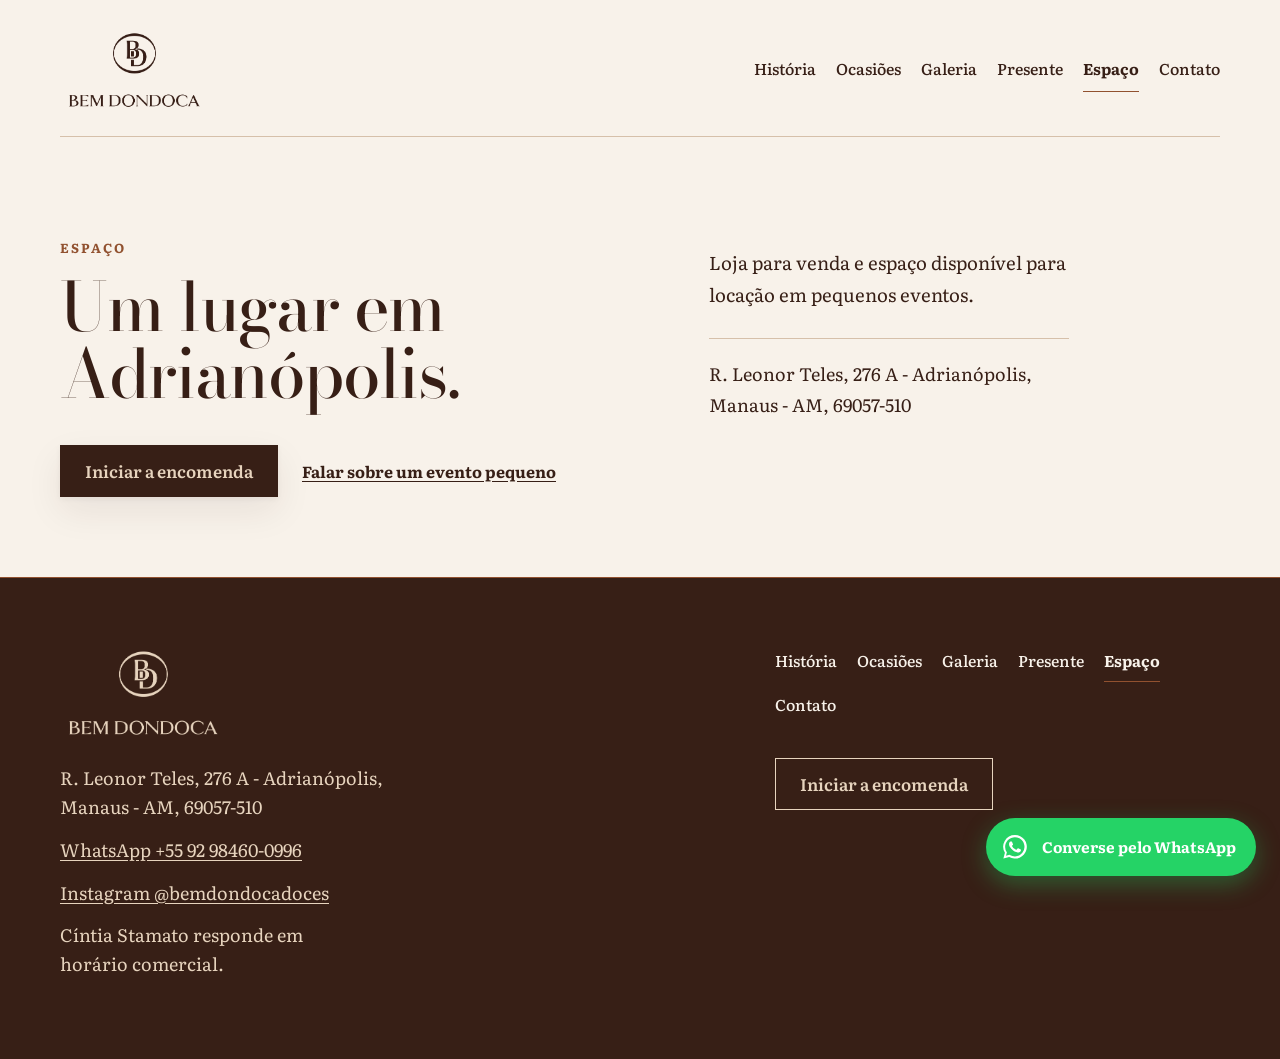
<file: espaco/index.html>
<!DOCTYPE html>
<html lang="pt-BR">
<head>
  <meta charset="utf-8">
  <meta name="viewport" content="width=device-width, initial-scale=1">
  <title>Espaço — Bem Dondoca</title>
  <meta name="description" content="Loja e espaço para pequenos eventos na R. Leonor Teles, 276 A, Adrianópolis, Manaus.">
  <link rel="preload" href="../assets/fonts/BodoniModa-Variable.woff2" as="font" type="font/woff2" crossorigin>
  <link rel="preload" href="../assets/fonts/Literata-latin-variable.woff2" as="font" type="font/woff2" crossorigin>
  <link rel="stylesheet" href="../assets/css/site.css">
  
</head>
<body>
  <a class="skip" href="#conteudo">Ir para o conteúdo</a>
  <header class="site-header wrap">
    <a class="logo" href="../">
      <img src="../assets/brand/logo-claro.png" alt="Bem Dondoca" width="126" height="72">
    </a>
    <button class="menu-toggle" type="button" aria-expanded="false" aria-controls="primary-navigation" aria-label="Abrir menu">
      <span></span><span></span><span></span>
    </button>
    <nav class="nav primary-nav" id="primary-navigation" aria-label="Navegação principal"><a href="../historia/">História</a><a href="../ocasioes/">Ocasiões</a><a href="../galeria/">Galeria</a><a href="../presente/">Presente</a><a href="../espaco/" aria-current="page">Espaço</a><a href="../contato/">Contato</a></nav>
  </header>
  <main id="conteudo">
    <div class="story wrap">
    <header class="page-head">
      <p class="kicker">Espaço</p>
      <h1 class="page-title">Um lugar em Adrianópolis.</h1>
      <div class="actions">
        <a class="button" href="../contato/">Iniciar a encomenda</a>
        <a class="text-link" href="../contato/?ocasiao=evento%20pequeno">Falar sobre um evento pequeno</a>
      </div>
    </header>
    <div class="prose">
      <p>Loja para venda e espaço disponível para locação em pequenos eventos.</p>
      <address class="address">R. Leonor Teles, 276 A - Adrianópolis, Manaus - AM, 69057-510</address>
    </div>
    </div>

  </main>
  <footer class="site-footer">
    <div class="wrap footer-grid">
      <div>
        <a class="logo footer-logo" href="../">
          <img src="../assets/brand/logo-escuro.png" alt="Bem Dondoca" width="154" height="88">
        </a>
        <p class="footer-meta">R. Leonor Teles, 276 A - Adrianópolis, Manaus - AM, 69057-510</p>
        <p class="footer-meta"><a href="https://wa.me/5592984600996" target="_blank" rel="noopener noreferrer">WhatsApp +55 92 98460-0996</a></p>
        <p class="footer-meta"><a href="https://www.instagram.com/bemdondocadoces/" target="_blank" rel="noopener noreferrer">Instagram @bemdondocadoces</a></p>
        <p class="footer-meta">Cíntia Stamato responde em horário comercial.</p>
      </div>
      <div>
        <nav class="nav" aria-label="Seções no rodapé"><a href="../historia/">História</a><a href="../ocasioes/">Ocasiões</a><a href="../galeria/">Galeria</a><a href="../presente/">Presente</a><a href="../espaco/" aria-current="page">Espaço</a><a href="../contato/">Contato</a></nav>
        <p class="actions"><a class="button" href="../contato/">Iniciar a encomenda</a></p>
      </div>
    </div>
  </footer>
  <script src="../assets/js/site.js"></script>
</body>
</html>
</file>
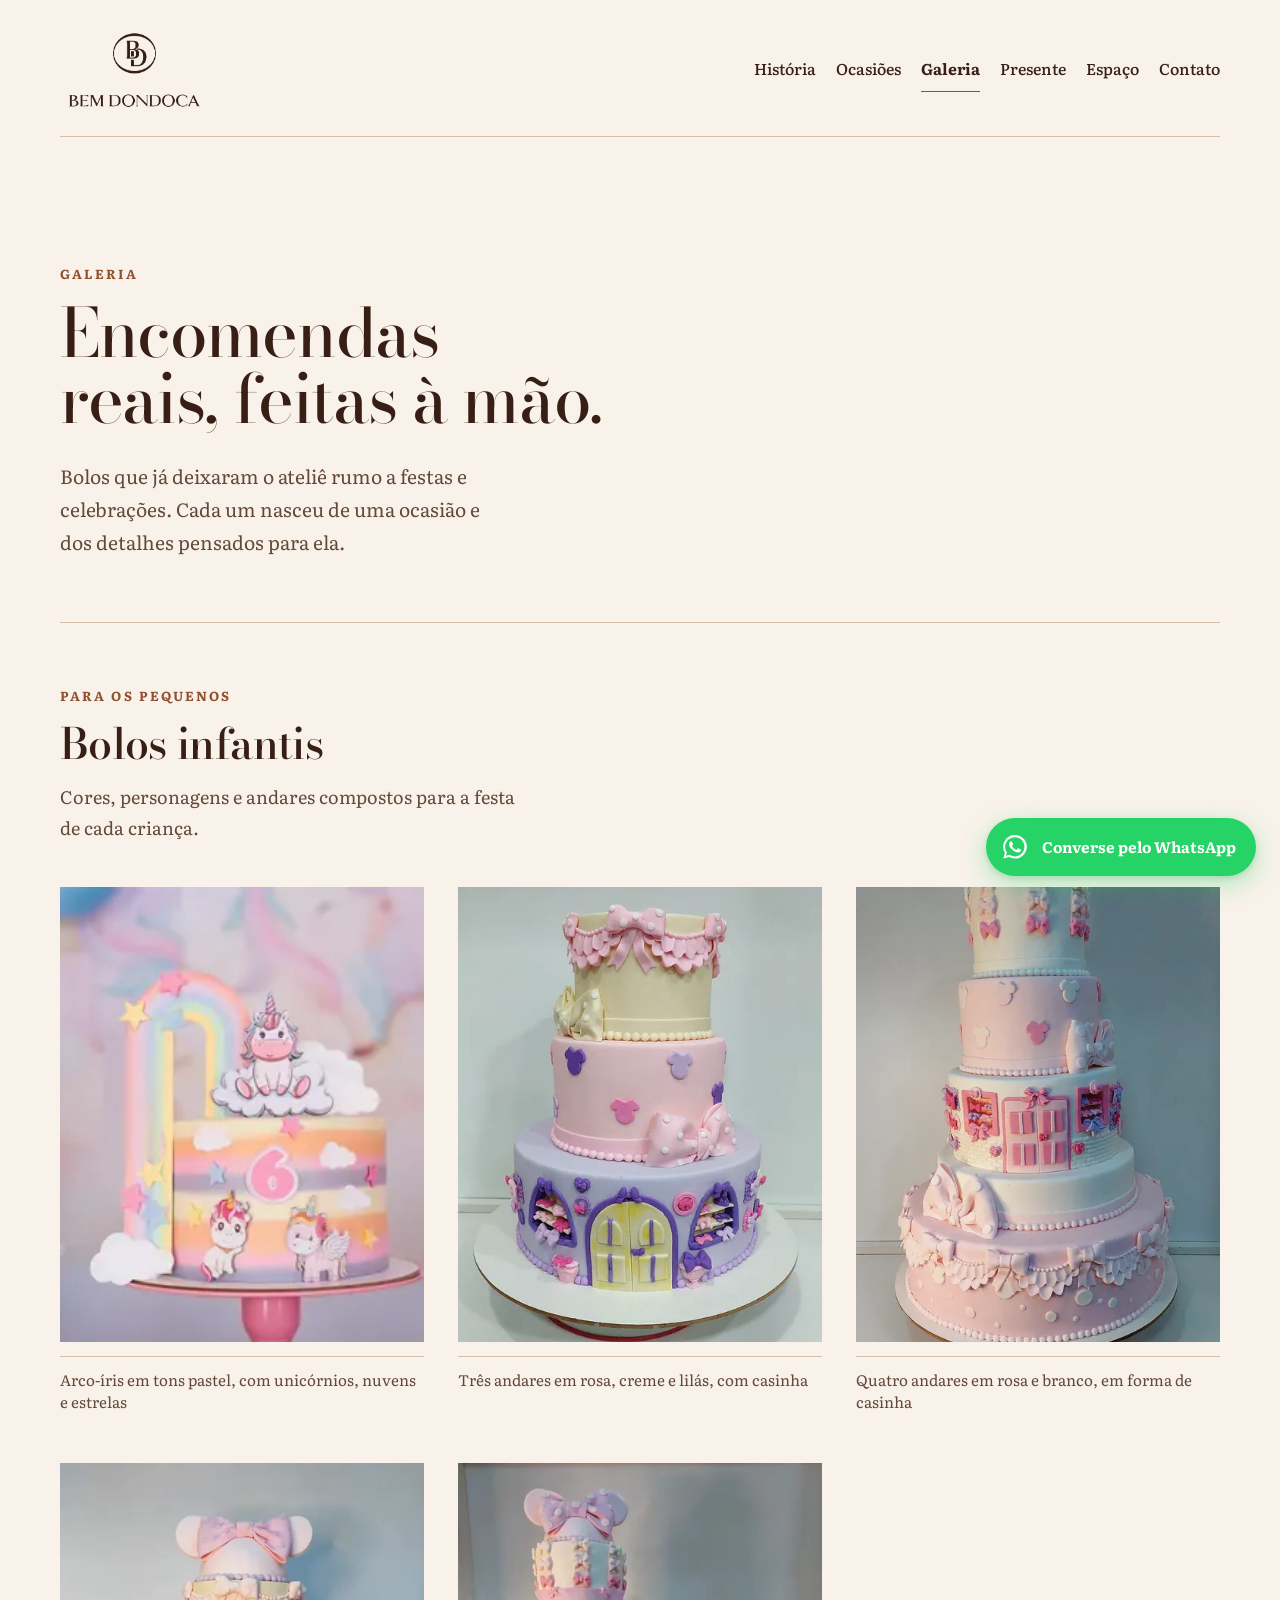
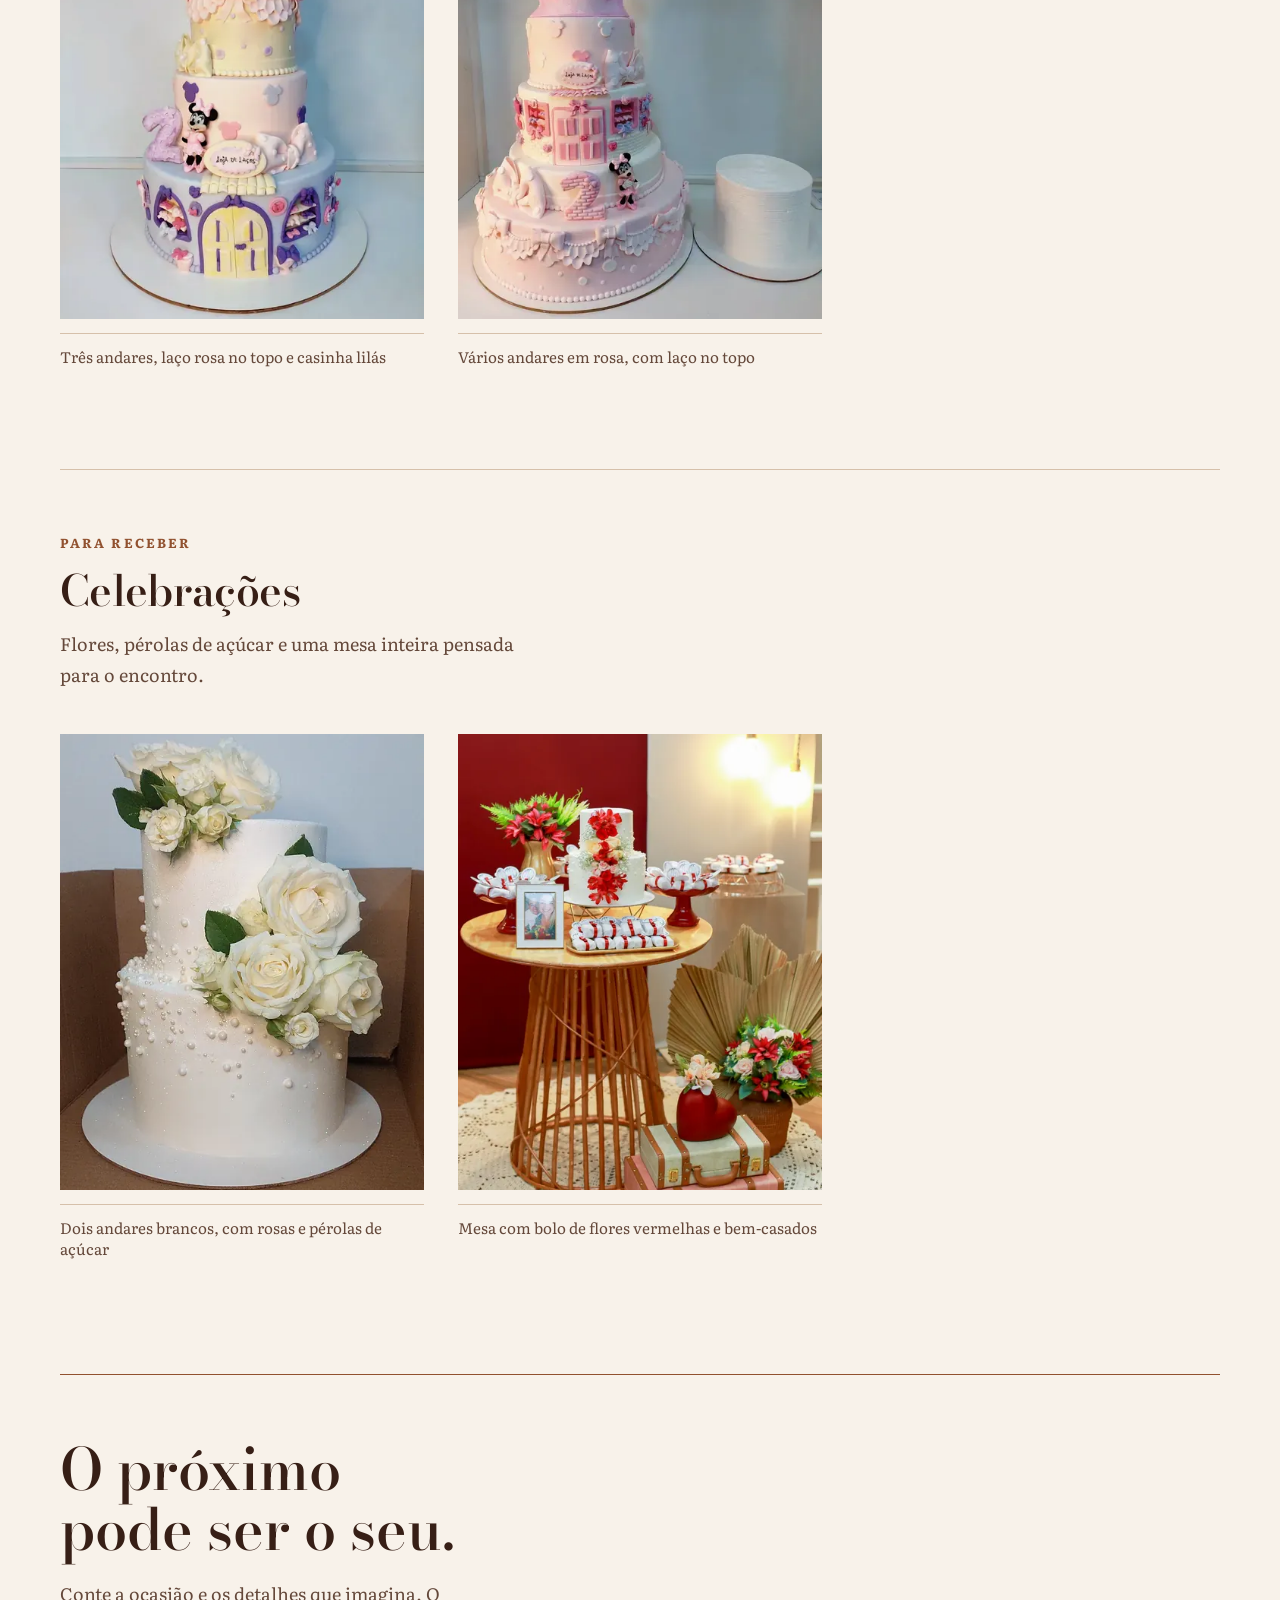
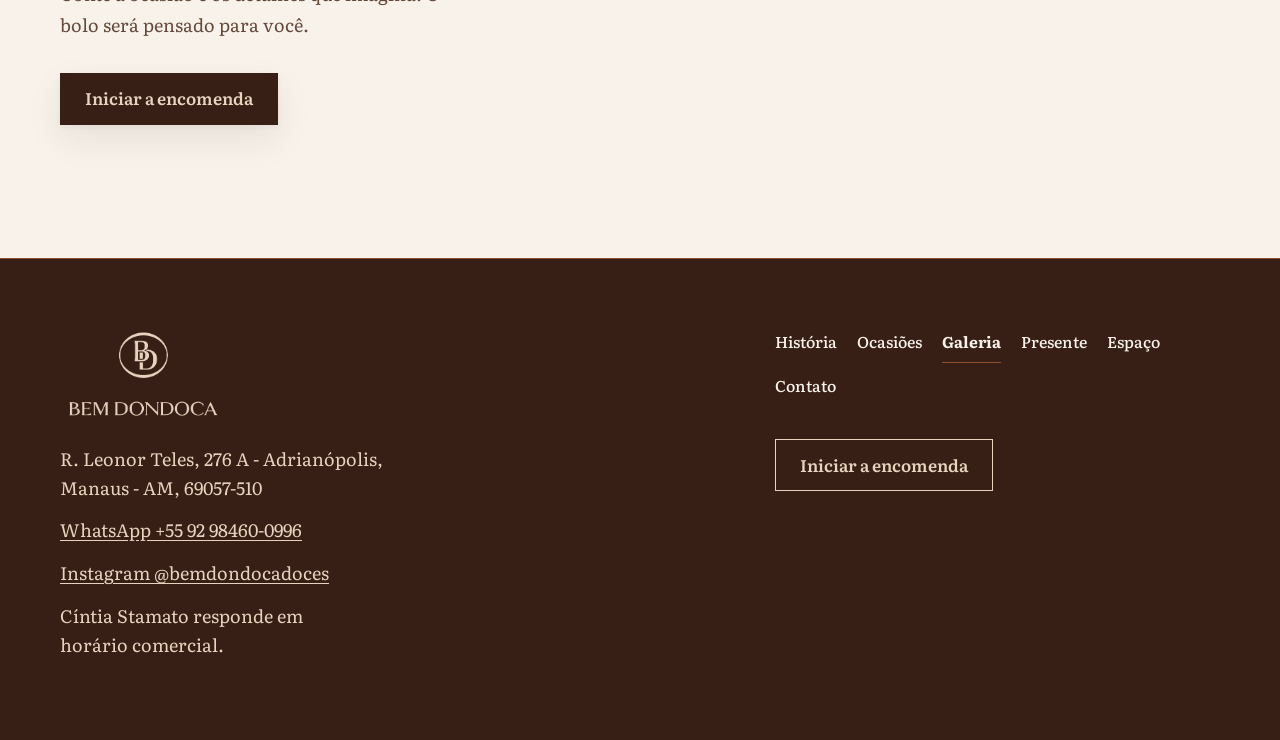
<file: galeria/index.html>
<!DOCTYPE html>
<html lang="pt-BR">
<head>
  <meta charset="utf-8">
  <meta name="viewport" content="width=device-width, initial-scale=1">
  <title>Galeria — Bem Dondoca</title>
  <meta name="description" content="Bolos infantis e celebrações feitos à mão pela Bem Dondoca, em fotos reais de encomendas.">
  <link rel="preload" href="../assets/fonts/BodoniModa-Variable.woff2" as="font" type="font/woff2" crossorigin>
  <link rel="preload" href="../assets/fonts/Literata-latin-variable.woff2" as="font" type="font/woff2" crossorigin>
  <link rel="stylesheet" href="../assets/css/site.css">
  <link rel="stylesheet" href="../assets/css/galeria.css">
  <script src="../assets/js/galeria.js" defer></script>
</head>
<body>
  <a class="skip" href="#conteudo">Ir para o conteúdo</a>
  <header class="site-header wrap">
    <a class="logo" href="../">
      <img src="../assets/brand/logo-claro.png" alt="Bem Dondoca" width="126" height="72">
    </a>
    <button class="menu-toggle" type="button" aria-expanded="false" aria-controls="primary-navigation" aria-label="Abrir menu">
      <span></span><span></span><span></span>
    </button>
    <nav class="nav primary-nav" id="primary-navigation" aria-label="Navegação principal"><a href="../historia/">História</a><a href="../ocasioes/">Ocasiões</a><a href="../galeria/" aria-current="page">Galeria</a><a href="../presente/">Presente</a><a href="../espaco/">Espaço</a><a href="../contato/">Contato</a></nav>
  </header>
  <main id="conteudo" class="gallery wrap">
    <header class="page-head gallery-head">
      <p class="kicker">Galeria</p>
      <h1 class="page-title">Encomendas reais, feitas à mão.</h1>
      <p class="lede">Bolos que já deixaram o ateliê rumo a festas e celebrações. Cada um nasceu de uma ocasião e dos detalhes pensados para ela.</p>
    </header>

    <section class="gallery-group" aria-labelledby="infantis-titulo">
        <div class="gallery-intro">
          <p class="kicker">Para os pequenos</p>
          <h2 id="infantis-titulo">Bolos infantis</h2>
          <p>Cores, personagens e andares compostos para a festa de cada criança.</p>
        </div>
        <div class="gallery-grid">
          <figure class="shot">
          <a class="shot-link" href="../assets/images/fotos/bolo-unicornio-1440.webp" data-full-width="1440" data-full-height="961">
          <img src="../assets/images/fotos/bolo-unicornio-960.webp" srcset="../assets/images/fotos/bolo-unicornio-480.webp 480w, ../assets/images/fotos/bolo-unicornio-960.webp 960w, ../assets/images/fotos/bolo-unicornio-1440.webp 1440w" sizes="(max-width: 560px) calc(50vw - 22px), (max-width: 900px) calc(50vw - 30px), 370px" alt="Bolo infantil em tons pastel de arco-íris com unicórnios, nuvens, estrelas e o número 6, sobre mesa de festa" width="960" height="641" decoding="async">
          </a>
          <figcaption>Arco-íris em tons pastel, com unicórnios, nuvens e estrelas</figcaption>
          </figure>
          <figure class="shot">
          <a class="shot-link" href="../assets/images/fotos/bolo-minnie-tres-andares-1440.webp" data-full-width="1440" data-full-height="2026">
          <img src="../assets/images/fotos/bolo-minnie-tres-andares-960.webp" srcset="../assets/images/fotos/bolo-minnie-tres-andares-480.webp 480w, ../assets/images/fotos/bolo-minnie-tres-andares-960.webp 960w, ../assets/images/fotos/bolo-minnie-tres-andares-1440.webp 1440w" sizes="(max-width: 560px) calc(50vw - 22px), (max-width: 900px) calc(50vw - 30px), 370px" alt="Bolo infantil de três andares nos tons rosa, creme e lilás com tema da Minnie e casinha decorada" width="960" height="1351" loading="lazy" decoding="async">
          </a>
          <figcaption>Três andares em rosa, creme e lilás, com casinha</figcaption>
          </figure>
          <figure class="shot">
          <a class="shot-link" href="../assets/images/fotos/bolo-casinha-rosa-1440.webp" data-full-width="1440" data-full-height="2179">
          <img src="../assets/images/fotos/bolo-casinha-rosa-960.webp" srcset="../assets/images/fotos/bolo-casinha-rosa-480.webp 480w, ../assets/images/fotos/bolo-casinha-rosa-960.webp 960w, ../assets/images/fotos/bolo-casinha-rosa-1440.webp 1440w" sizes="(max-width: 560px) calc(50vw - 22px), (max-width: 900px) calc(50vw - 30px), 370px" alt="Bolo infantil de quatro andares em tons de rosa e branco decorado como casinha com laços e janelas" width="960" height="1453" loading="lazy" decoding="async">
          </a>
          <figcaption>Quatro andares em rosa e branco, em forma de casinha</figcaption>
          </figure>
          <figure class="shot">
          <a class="shot-link" href="../assets/images/fotos/bolo-minnie-malu-1440.webp" data-full-width="1440" data-full-height="1800">
          <img src="../assets/images/fotos/bolo-minnie-malu-960.webp" srcset="../assets/images/fotos/bolo-minnie-malu-480.webp 480w, ../assets/images/fotos/bolo-minnie-malu-960.webp 960w, ../assets/images/fotos/bolo-minnie-malu-1440.webp 1440w" sizes="(max-width: 560px) calc(50vw - 22px), (max-width: 900px) calc(50vw - 30px), 370px" alt="Bolo infantil de três andares com tema da Minnie, laço rosa no topo e casinha lilás na base" width="960" height="1200" loading="lazy" decoding="async">
          </a>
          <figcaption>Três andares, laço rosa no topo e casinha lilás</figcaption>
          </figure>
          <figure class="shot">
          <a class="shot-link" href="../assets/images/fotos/bolo-minnie-malu-alto-1440.webp" data-full-width="1440" data-full-height="1800">
          <img src="../assets/images/fotos/bolo-minnie-malu-alto-960.webp" srcset="../assets/images/fotos/bolo-minnie-malu-alto-480.webp 480w, ../assets/images/fotos/bolo-minnie-malu-alto-960.webp 960w, ../assets/images/fotos/bolo-minnie-malu-alto-1440.webp 1440w" sizes="(max-width: 560px) calc(50vw - 22px), (max-width: 900px) calc(50vw - 30px), 370px" alt="Bolo infantil alto de vários andares em tons de rosa com tema da Minnie, laço no topo e casinha decorada" width="960" height="1200" loading="lazy" decoding="async">
          </a>
          <figcaption>Vários andares em rosa, com laço no topo</figcaption>
          </figure>
        </div>
    </section>

    <section class="gallery-group" aria-labelledby="celebracoes-titulo">
        <div class="gallery-intro">
          <p class="kicker">Para receber</p>
          <h2 id="celebracoes-titulo">Celebrações</h2>
          <p>Flores, pérolas de açúcar e uma mesa inteira pensada para o encontro.</p>
        </div>
        <div class="gallery-grid">
          <figure class="shot">
          <a class="shot-link" href="../assets/images/fotos/bolo-rosas-brancas-1440.webp" data-full-width="1440" data-full-height="2104">
          <img src="../assets/images/fotos/bolo-rosas-brancas-960.webp" srcset="../assets/images/fotos/bolo-rosas-brancas-480.webp 480w, ../assets/images/fotos/bolo-rosas-brancas-960.webp 960w, ../assets/images/fotos/bolo-rosas-brancas-1440.webp 1440w" sizes="(max-width: 560px) calc(50vw - 22px), (max-width: 900px) calc(50vw - 30px), 370px" alt="Bolo branco de dois andares decorado com rosas brancas e pérolas de açúcar" width="960" height="1402" loading="lazy" decoding="async">
          </a>
          <figcaption>Dois andares brancos, com rosas e pérolas de açúcar</figcaption>
          </figure>
          <figure class="shot">
          <a class="shot-link" href="../assets/images/fotos/mesa-flores-vermelhas-1440.webp" data-full-width="1066" data-full-height="1600">
          <img src="../assets/images/fotos/mesa-flores-vermelhas-960.webp" srcset="../assets/images/fotos/mesa-flores-vermelhas-480.webp 480w, ../assets/images/fotos/mesa-flores-vermelhas-960.webp 960w, ../assets/images/fotos/mesa-flores-vermelhas-1440.webp 1440w" sizes="(max-width: 560px) calc(50vw - 22px), (max-width: 900px) calc(50vw - 30px), 370px" alt="Mesa de festa com bolo branco de flores vermelhas, bem-casados e arranjos florais em tons de vermelho" width="960" height="1441" loading="lazy" decoding="async">
          </a>
          <figcaption>Mesa com bolo de flores vermelhas e bem-casados</figcaption>
          </figure>
        </div>
    </section>

    <section class="gallery-close" aria-labelledby="encomenda-titulo">
      <h2 id="encomenda-titulo">O próximo pode ser o seu.</h2>
      <p>Conte a ocasião e os detalhes que imagina. O bolo será pensado para você.</p>
      <p class="actions"><a class="button" href="../contato/">Iniciar a encomenda</a></p>
    </section>
  </main>
  <footer class="site-footer">
    <div class="wrap footer-grid">
      <div>
        <a class="logo footer-logo" href="../">
          <img src="../assets/brand/logo-escuro.png" alt="Bem Dondoca" width="154" height="88">
        </a>
        <p class="footer-meta">R. Leonor Teles, 276 A - Adrianópolis, Manaus - AM, 69057-510</p>
        <p class="footer-meta"><a href="https://wa.me/5592984600996" target="_blank" rel="noopener noreferrer">WhatsApp +55 92 98460-0996</a></p>
        <p class="footer-meta"><a href="https://www.instagram.com/bemdondocadoces/" target="_blank" rel="noopener noreferrer">Instagram @bemdondocadoces</a></p>
        <p class="footer-meta">Cíntia Stamato responde em horário comercial.</p>
      </div>
      <div>
        <nav class="nav" aria-label="Seções no rodapé"><a href="../historia/">História</a><a href="../ocasioes/">Ocasiões</a><a href="../galeria/" aria-current="page">Galeria</a><a href="../presente/">Presente</a><a href="../espaco/">Espaço</a><a href="../contato/">Contato</a></nav>
        <p class="actions"><a class="button" href="../contato/">Iniciar a encomenda</a></p>
      </div>
    </div>
  </footer>
  <script src="../assets/js/site.js"></script>
</body>
</html>
</file>
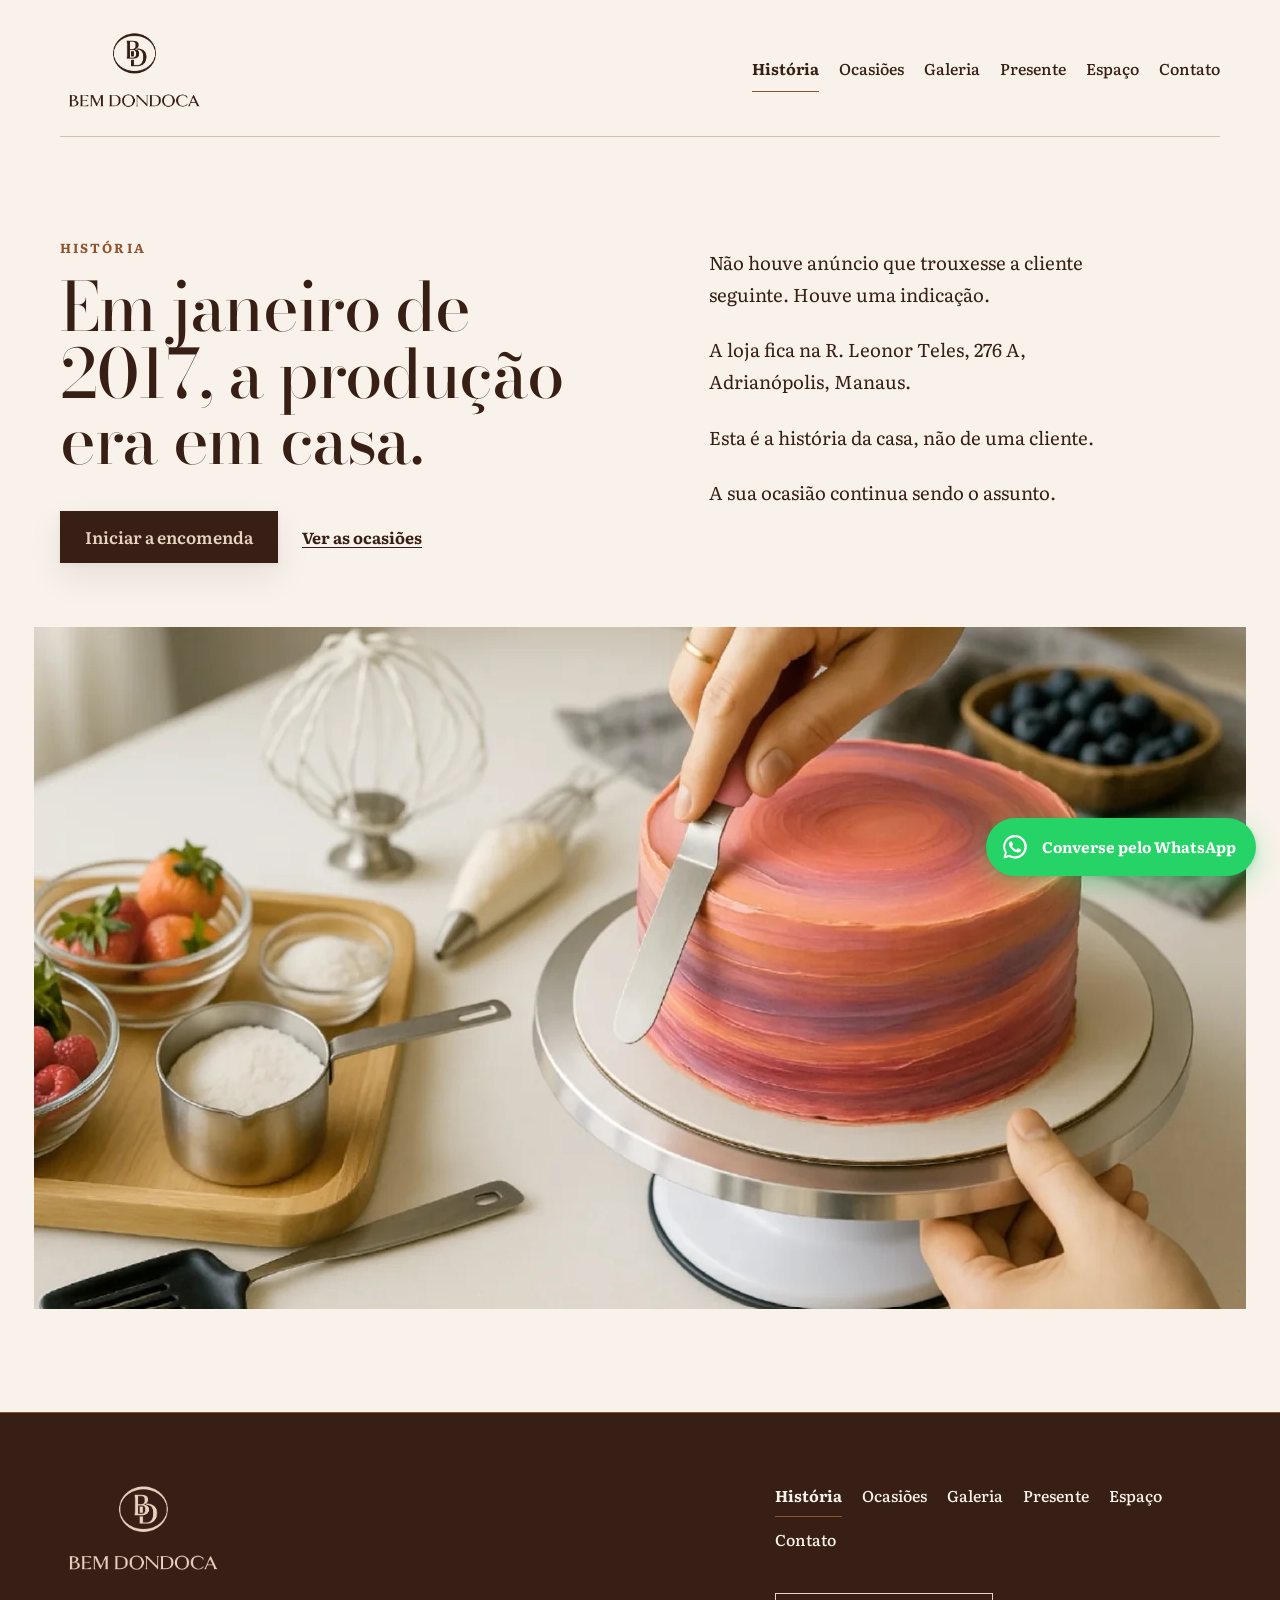
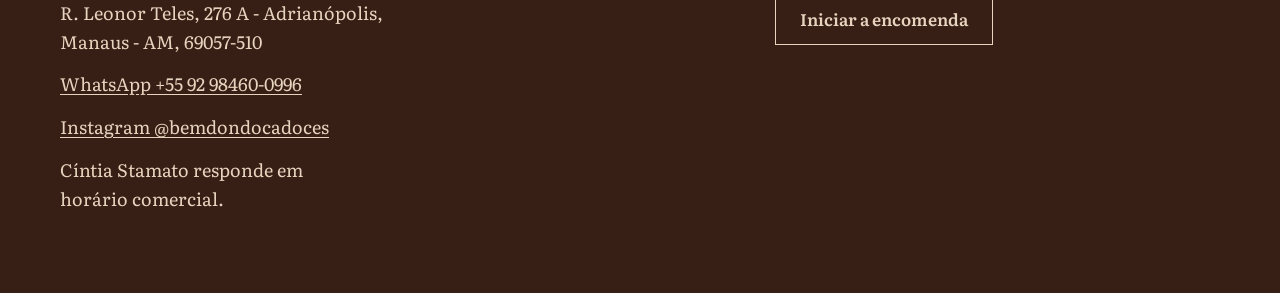
<file: historia/index.html>
<!DOCTYPE html>
<html lang="pt-BR">
<head>
  <meta charset="utf-8">
  <meta name="viewport" content="width=device-width, initial-scale=1">
  <title>História — Bem Dondoca</title>
  <meta name="description" content="Desde janeiro de 2017, em Manaus. A loja fica na R. Leonor Teles, 276 A, Adrianópolis.">
  <link rel="preload" href="../assets/fonts/BodoniModa-Variable.woff2" as="font" type="font/woff2" crossorigin>
  <link rel="preload" href="../assets/fonts/Literata-latin-variable.woff2" as="font" type="font/woff2" crossorigin>
  <link rel="stylesheet" href="../assets/css/site.css">
  
</head>
<body>
  <a class="skip" href="#conteudo">Ir para o conteúdo</a>
  <header class="site-header wrap">
    <a class="logo" href="../">
      <img src="../assets/brand/logo-claro.png" alt="Bem Dondoca" width="126" height="72">
    </a>
    <button class="menu-toggle" type="button" aria-expanded="false" aria-controls="primary-navigation" aria-label="Abrir menu">
      <span></span><span></span><span></span>
    </button>
    <nav class="nav primary-nav" id="primary-navigation" aria-label="Navegação principal"><a href="../historia/" aria-current="page">História</a><a href="../ocasioes/">Ocasiões</a><a href="../galeria/">Galeria</a><a href="../presente/">Presente</a><a href="../espaco/">Espaço</a><a href="../contato/">Contato</a></nav>
  </header>
  <main id="conteudo">
    <div class="story wrap">
    <header class="page-head">
      <p class="kicker">História</p>
      <h1 class="page-title">Em janeiro de 2017, a produção era em casa.</h1>
      <div class="actions">
        <a class="button" href="../contato/">Iniciar a encomenda</a>
        <a class="text-link" href="../ocasioes/">Ver as ocasiões</a>
      </div>
    </header>
    <div class="prose">
      <p>Não houve anúncio que trouxesse a cliente seguinte. Houve uma indicação.</p>
      <p>A loja fica na R. Leonor Teles, 276 A, Adrianópolis, Manaus.</p>
      <p>Esta é a história da casa, não de uma cliente.</p>
      <p>A sua ocasião continua sendo o assunto.</p>
    </div>
    </div>
    <figure class="still">
      <img src="../assets/images/atelier-acabamento.webp" alt="Mãos dão o acabamento à cobertura de um bolo em faixas de coral e ameixa, sobre um suporte de metal." width="1212" height="682" loading="lazy">
    </figure>

  </main>
  <footer class="site-footer">
    <div class="wrap footer-grid">
      <div>
        <a class="logo footer-logo" href="../">
          <img src="../assets/brand/logo-escuro.png" alt="Bem Dondoca" width="154" height="88">
        </a>
        <p class="footer-meta">R. Leonor Teles, 276 A - Adrianópolis, Manaus - AM, 69057-510</p>
        <p class="footer-meta"><a href="https://wa.me/5592984600996" target="_blank" rel="noopener noreferrer">WhatsApp +55 92 98460-0996</a></p>
        <p class="footer-meta"><a href="https://www.instagram.com/bemdondocadoces/" target="_blank" rel="noopener noreferrer">Instagram @bemdondocadoces</a></p>
        <p class="footer-meta">Cíntia Stamato responde em horário comercial.</p>
      </div>
      <div>
        <nav class="nav" aria-label="Seções no rodapé"><a href="../historia/" aria-current="page">História</a><a href="../ocasioes/">Ocasiões</a><a href="../galeria/">Galeria</a><a href="../presente/">Presente</a><a href="../espaco/">Espaço</a><a href="../contato/">Contato</a></nav>
        <p class="actions"><a class="button" href="../contato/">Iniciar a encomenda</a></p>
      </div>
    </div>
  </footer>
  <script src="../assets/js/site.js"></script>
</body>
</html>
</file>
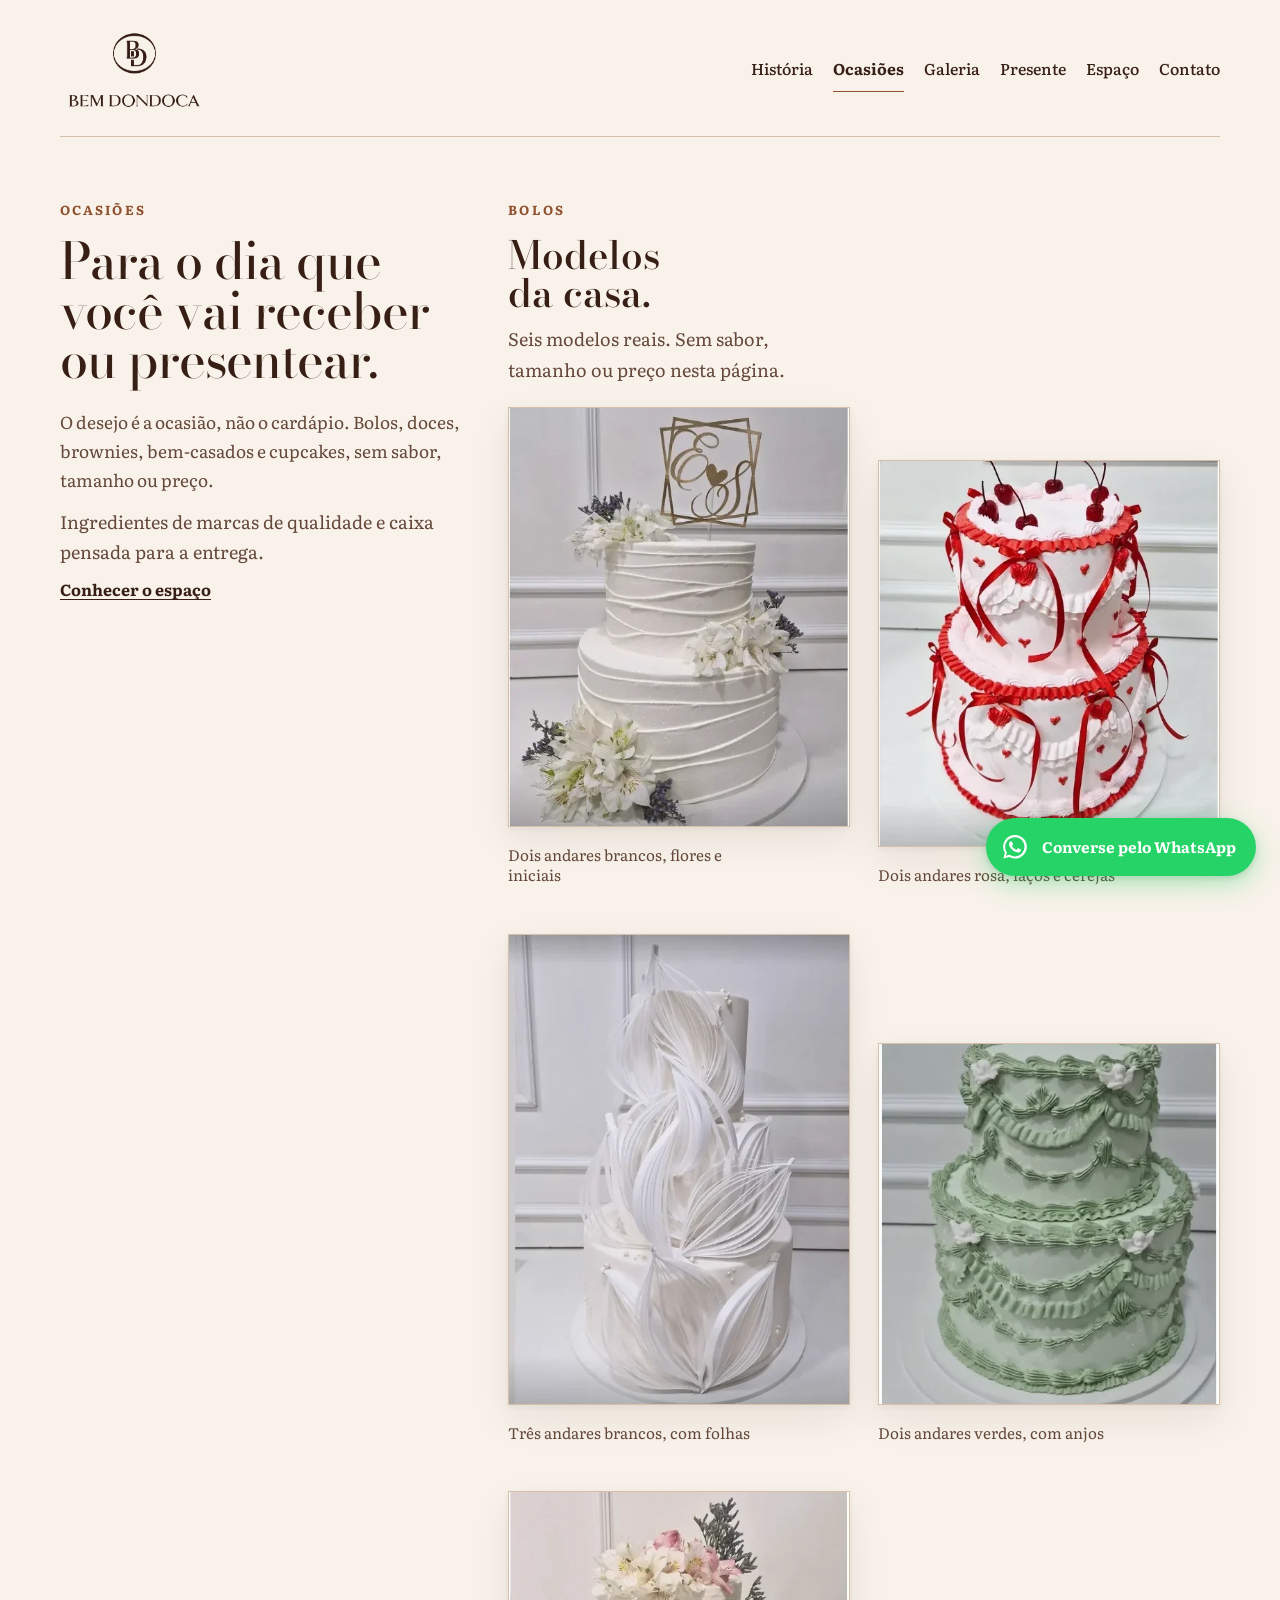
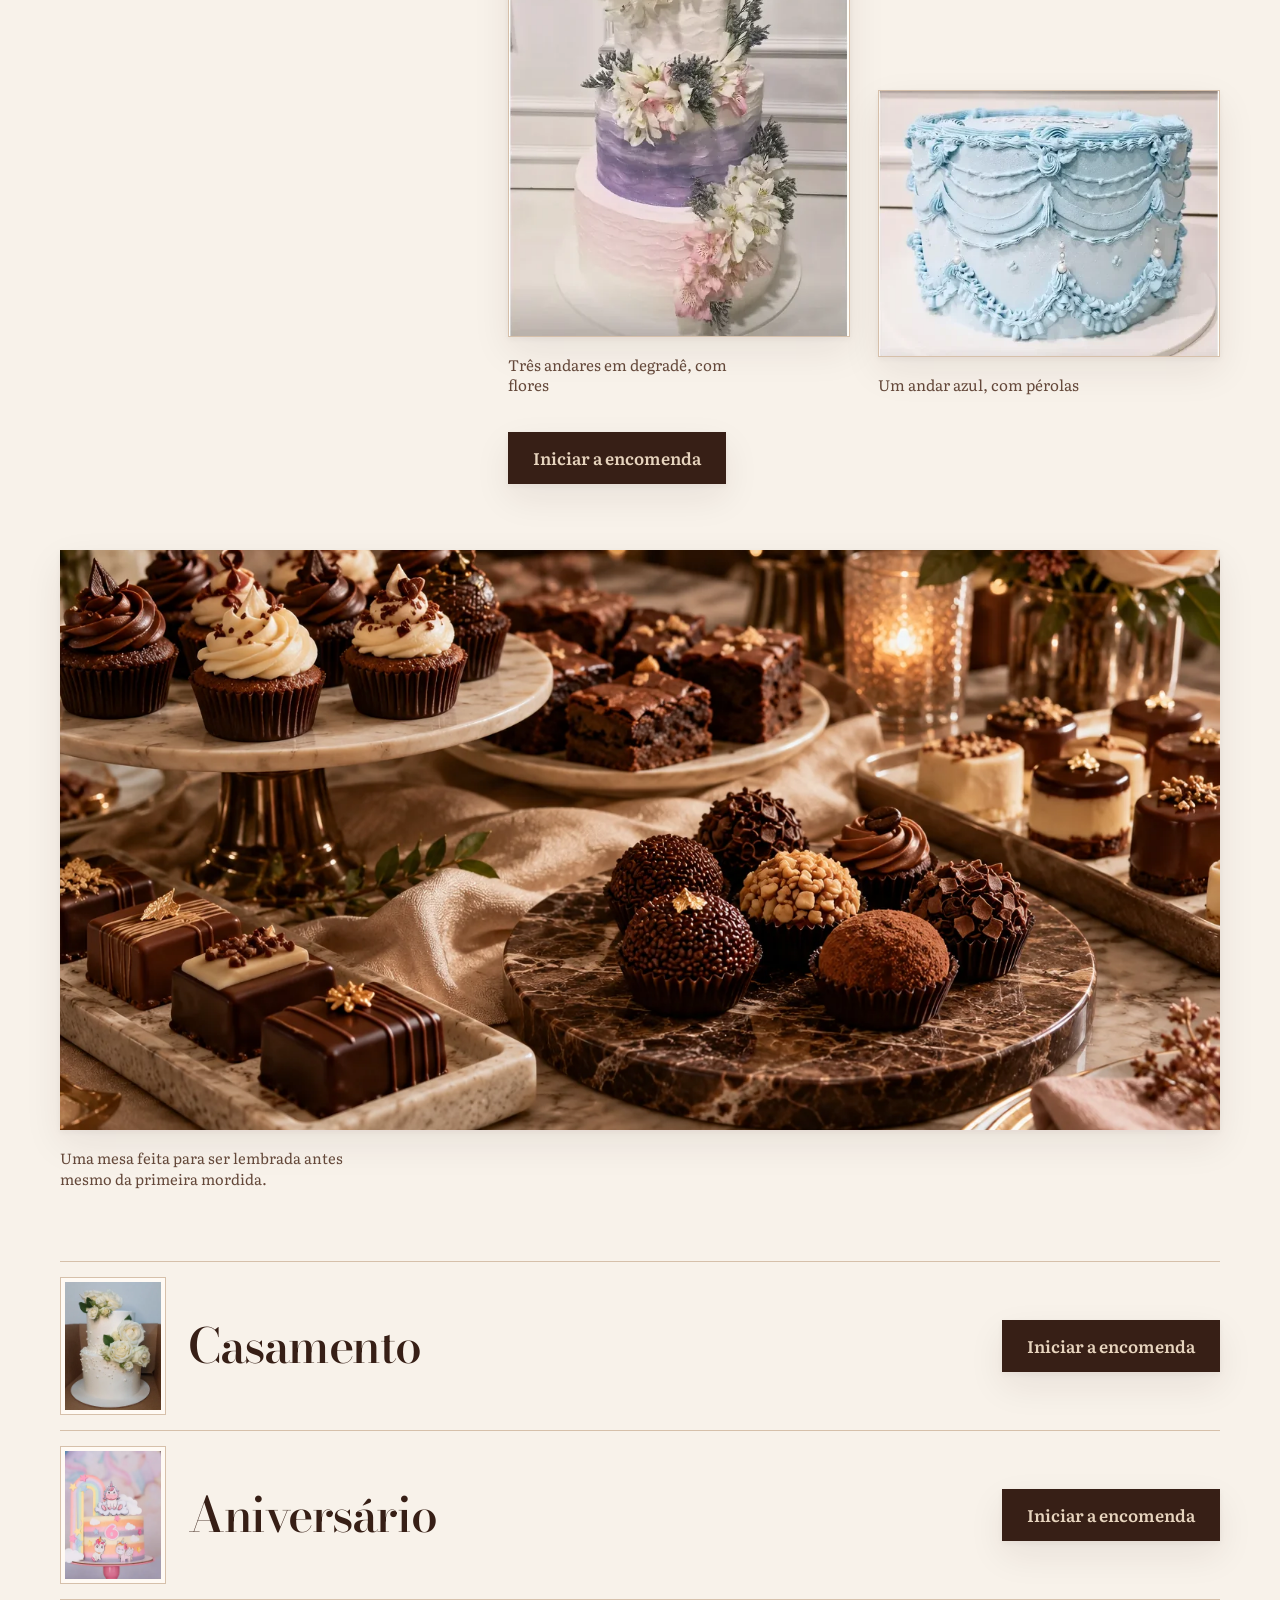
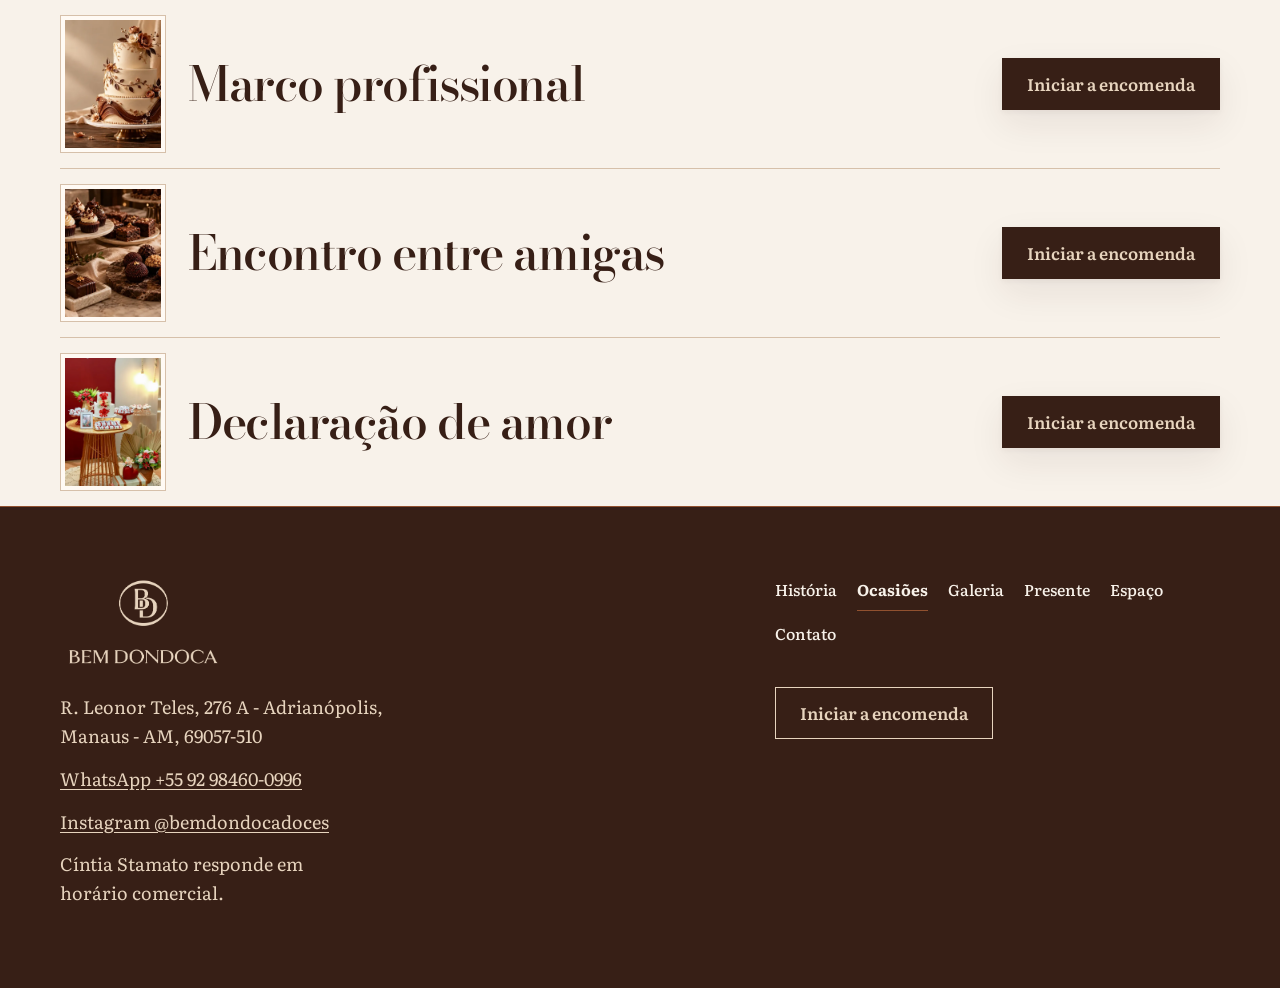
<file: ocasioes/index.html>
<!DOCTYPE html>
<html lang="pt-BR">
<head>
  <meta charset="utf-8">
  <meta name="viewport" content="width=device-width, initial-scale=1">
  <title>Ocasiões — Bem Dondoca</title>
  <meta name="description" content="Casamento, aniversário, marco profissional, encontro entre amigas e declaração de amor. Sem preço neste site.">
  <link rel="preload" href="../assets/fonts/BodoniModa-Variable.woff2" as="font" type="font/woff2" crossorigin>
  <link rel="preload" href="../assets/fonts/Literata-latin-variable.woff2" as="font" type="font/woff2" crossorigin>
  <link rel="stylesheet" href="../assets/css/site.css">
  
</head>
<body>
  <a class="skip" href="#conteudo">Ir para o conteúdo</a>
  <header class="site-header wrap">
    <a class="logo" href="../">
      <img src="../assets/brand/logo-claro.png" alt="Bem Dondoca" width="126" height="72">
    </a>
    <button class="menu-toggle" type="button" aria-expanded="false" aria-controls="primary-navigation" aria-label="Abrir menu">
      <span></span><span></span><span></span>
    </button>
    <nav class="nav primary-nav" id="primary-navigation" aria-label="Navegação principal"><a href="../historia/">História</a><a href="../ocasioes/" aria-current="page">Ocasiões</a><a href="../galeria/">Galeria</a><a href="../presente/">Presente</a><a href="../espaco/">Espaço</a><a href="../contato/">Contato</a></nav>
  </header>
  <main id="conteudo">
    <div class="atelier wrap">
    <header class="page-head">
      <p class="kicker">Ocasiões</p>
      <h1 class="page-title">Para o dia que você vai receber ou presentear.</h1>
      <p class="lede">O desejo é a ocasião, não o cardápio. Bolos, doces, brownies, bem-casados e cupcakes, sem sabor, tamanho ou preço.</p>
      <p class="care">Ingredientes de marcas de qualidade e caixa pensada para a entrega.</p>
      <a class="text-link" href="../espaco/">Conhecer o espaço</a>
    </header>
    <section class="models" aria-labelledby="modelos-titulo">
      <div class="models-head">
        <div>
          <p class="kicker">Bolos</p>
          <h2 id="modelos-titulo">Modelos da casa.</h2>
        </div>
        <p class="models-note">Seis modelos reais. Sem sabor, tamanho ou preço nesta página.</p>
      </div>
      <div class="models-grid">
        <figure class="model">
          <img src="../assets/images/bolo-branco-iniciais.webp" alt="Bolo de dois andares branco, com flores brancas, lavanda e um topo de iniciais" width="490" height="602">
          <figcaption>Dois andares brancos, flores e iniciais</figcaption>
        </figure>
        <figure class="model">
          <img src="../assets/images/bolo-rosa-cerejas.webp" alt="Bolo de dois andares rosa, com laços vermelhos, babados e cerejas" width="490" height="556" loading="lazy">
          <figcaption>Dois andares rosa, laços e cerejas</figcaption>
        </figure>
        <figure class="model">
          <img src="../assets/images/bolo-escultura-branca.webp" alt="Bolo de três andares branco, com escultura de folhas e pérolas" width="490" height="676" loading="lazy">
          <figcaption>Três andares brancos, com folhas</figcaption>
        </figure>
        <figure class="model">
          <img src="../assets/images/bolo-verde-anjos.webp" alt="Bolo de dois andares verde, com drapeados e anjos brancos" width="490" height="518" loading="lazy">
          <figcaption>Dois andares verdes, com anjos</figcaption>
        </figure>
        <figure class="model">
          <img src="../assets/images/bolo-degrade-flores.webp" alt="Bolo de três andares em degradê de branco, lilás e rosa, com flores" width="490" height="640" loading="lazy">
          <figcaption>Três andares em degradê, com flores</figcaption>
        </figure>
        <figure class="model">
          <img src="../assets/images/bolo-azul-perolas.webp" alt="Bolo de um andar azul, com drapeados, babados e pérolas" width="490" height="382" loading="lazy">
          <figcaption>Um andar azul, com pérolas</figcaption>
        </figure>
      </div>
      <p class="actions"><a class="button" href="../contato/">Iniciar a encomenda</a></p>
    </section>
    </div>
    <figure class="feature-image feature-image-wide wrap">
      <img src="../assets/images/doces-finos-mesa.webp" alt="Mesa elegante com cupcakes, brownies, brigadeiros e doces finos" width="1536" height="1024">
      <figcaption>Uma mesa feita para ser lembrada antes mesmo da primeira mordida.</figcaption>
    </figure>
    <article class="occasion occasion--foto wrap">
      <img class="occasion-foto" src="../assets/images/fotos/ocasiao-casamento-480.webp" alt="Bolo de casamento branco com pérolas e rosas brancas" width="480" height="640" loading="lazy" decoding="async">
      <h2>Casamento</h2>
      <div class="actions">
        <a class="button" href="../contato/?ocasiao=casamento">Iniciar a encomenda</a>
      </div>
    </article>
    <article class="occasion occasion--foto wrap">
      <img class="occasion-foto" src="../assets/images/fotos/ocasiao-aniversario-480.webp" alt="Bolo infantil em tons pastel com unicórnios e arco-íris" width="480" height="640" loading="lazy" decoding="async">
      <h2>Aniversário</h2>
      <div class="actions">
        <a class="button" href="../contato/?ocasiao=anivers%C3%A1rio">Iniciar a encomenda</a>
      </div>
    </article>
    <article class="occasion occasion--foto wrap">
      <img class="occasion-foto" src="../assets/images/fotos/ocasiao-marco-480.webp" alt="Bolo elegante de três andares em creme e chocolate" width="480" height="640" loading="lazy" decoding="async">
      <h2>Marco profissional</h2>
      <div class="actions">
        <a class="button" href="../contato/?ocasiao=marco%20profissional">Iniciar a encomenda</a>
      </div>
    </article>
    <article class="occasion occasion--foto wrap">
      <img class="occasion-foto" src="../assets/images/fotos/ocasiao-amigas-480.webp" alt="Mesa com cupcakes, brownies e brigadeiros" width="480" height="640" loading="lazy" decoding="async">
      <h2>Encontro entre amigas</h2>
      <div class="actions">
        <a class="button" href="../contato/?ocasiao=encontro%20entre%20amigas">Iniciar a encomenda</a>
      </div>
    </article>
    <article class="occasion occasion--foto wrap">
      <img class="occasion-foto" src="../assets/images/fotos/ocasiao-amor-480.webp" alt="Mesa de festa com bolo branco e flores vermelhas" width="480" height="640" loading="lazy" decoding="async">
      <h2>Declaração de amor</h2>
      <div class="actions">
        <a class="button" href="../contato/?ocasiao=declara%C3%A7%C3%A3o%20de%20amor">Iniciar a encomenda</a>
      </div>
    </article>

  </main>
  <footer class="site-footer">
    <div class="wrap footer-grid">
      <div>
        <a class="logo footer-logo" href="../">
          <img src="../assets/brand/logo-escuro.png" alt="Bem Dondoca" width="154" height="88">
        </a>
        <p class="footer-meta">R. Leonor Teles, 276 A - Adrianópolis, Manaus - AM, 69057-510</p>
        <p class="footer-meta"><a href="https://wa.me/5592984600996" target="_blank" rel="noopener noreferrer">WhatsApp +55 92 98460-0996</a></p>
        <p class="footer-meta"><a href="https://www.instagram.com/bemdondocadoces/" target="_blank" rel="noopener noreferrer">Instagram @bemdondocadoces</a></p>
        <p class="footer-meta">Cíntia Stamato responde em horário comercial.</p>
      </div>
      <div>
        <nav class="nav" aria-label="Seções no rodapé"><a href="../historia/">História</a><a href="../ocasioes/" aria-current="page">Ocasiões</a><a href="../galeria/">Galeria</a><a href="../presente/">Presente</a><a href="../espaco/">Espaço</a><a href="../contato/">Contato</a></nav>
        <p class="actions"><a class="button" href="../contato/">Iniciar a encomenda</a></p>
      </div>
    </div>
  </footer>
  <script src="../assets/js/site.js"></script>
</body>
</html>
</file>
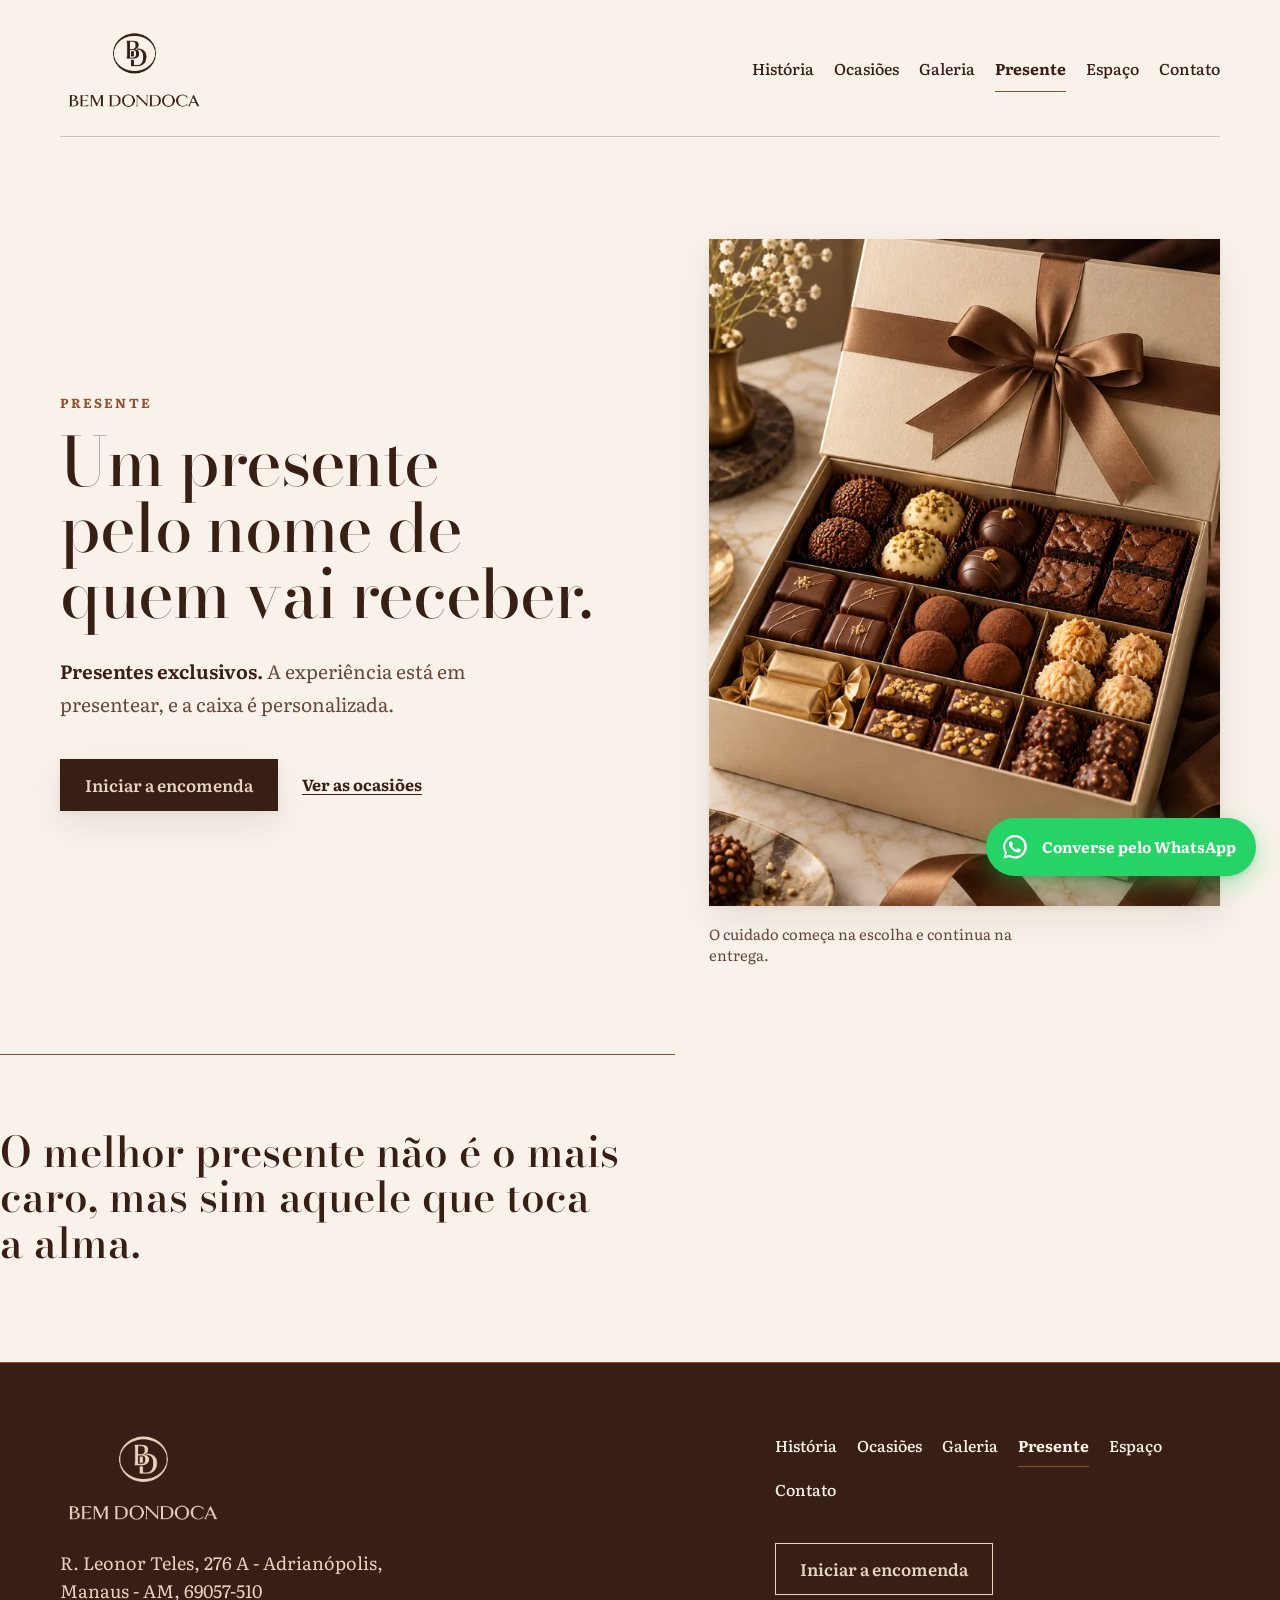
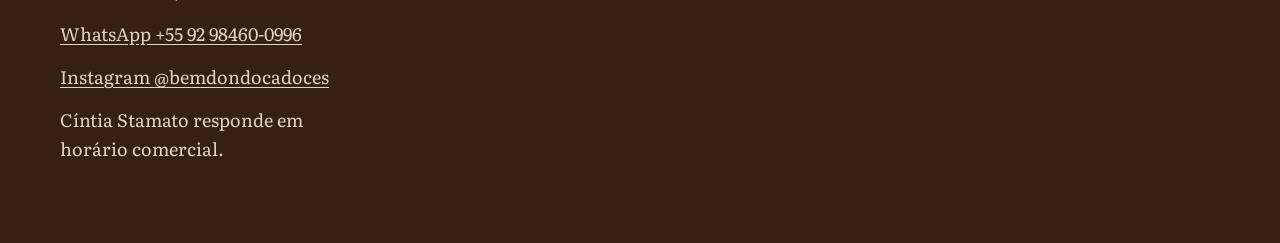
<file: presente/index.html>
<!DOCTYPE html>
<html lang="pt-BR">
<head>
  <meta charset="utf-8">
  <meta name="viewport" content="width=device-width, initial-scale=1">
  <title>Presente — Bem Dondoca</title>
  <meta name="description" content="Um presente pelo nome de quem vai receber. A caixa é personalizada.">
  <link rel="preload" href="../assets/fonts/BodoniModa-Variable.woff2" as="font" type="font/woff2" crossorigin>
  <link rel="preload" href="../assets/fonts/Literata-latin-variable.woff2" as="font" type="font/woff2" crossorigin>
  <link rel="stylesheet" href="../assets/css/site.css">
  
</head>
<body>
  <a class="skip" href="#conteudo">Ir para o conteúdo</a>
  <header class="site-header wrap">
    <a class="logo" href="../">
      <img src="../assets/brand/logo-claro.png" alt="Bem Dondoca" width="126" height="72">
    </a>
    <button class="menu-toggle" type="button" aria-expanded="false" aria-controls="primary-navigation" aria-label="Abrir menu">
      <span></span><span></span><span></span>
    </button>
    <nav class="nav primary-nav" id="primary-navigation" aria-label="Navegação principal"><a href="../historia/">História</a><a href="../ocasioes/">Ocasiões</a><a href="../galeria/">Galeria</a><a href="../presente/" aria-current="page">Presente</a><a href="../espaco/">Espaço</a><a href="../contato/">Contato</a></nav>
  </header>
  <main id="conteudo">
    <div class="story wrap">
      <div>
        <header class="page-head">
          <p class="kicker">Presente</p>
          <h1 class="page-title">Um presente pelo nome de quem vai receber.</h1>
          <p class="lede"><strong>Presentes exclusivos.</strong> A experiência está em presentear, e a caixa é personalizada.</p>
          <div class="actions">
            <a class="button" href="../contato/?ocasiao=presente">Iniciar a encomenda</a>
            <a class="text-link" href="../ocasioes/">Ver as ocasiões</a>
          </div>
        </header>
      </div>
      <figure class="feature-image feature-image-portrait">
        <img src="../assets/images/presente-caixa-premium.webp" alt="Caixa de presente champagne com laço marrom e doces artesanais" width="1024" height="1536">
        <figcaption>O cuidado começa na escolha e continua na entrega.</figcaption>
      </figure>
    </div>
    <blockquote class="quote wrap">
      <p>O melhor presente não é o mais caro, mas sim aquele que toca a alma.</p>
    </blockquote>

  </main>
  <footer class="site-footer">
    <div class="wrap footer-grid">
      <div>
        <a class="logo footer-logo" href="../">
          <img src="../assets/brand/logo-escuro.png" alt="Bem Dondoca" width="154" height="88">
        </a>
        <p class="footer-meta">R. Leonor Teles, 276 A - Adrianópolis, Manaus - AM, 69057-510</p>
        <p class="footer-meta"><a href="https://wa.me/5592984600996" target="_blank" rel="noopener noreferrer">WhatsApp +55 92 98460-0996</a></p>
        <p class="footer-meta"><a href="https://www.instagram.com/bemdondocadoces/" target="_blank" rel="noopener noreferrer">Instagram @bemdondocadoces</a></p>
        <p class="footer-meta">Cíntia Stamato responde em horário comercial.</p>
      </div>
      <div>
        <nav class="nav" aria-label="Seções no rodapé"><a href="../historia/">História</a><a href="../ocasioes/">Ocasiões</a><a href="../galeria/">Galeria</a><a href="../presente/" aria-current="page">Presente</a><a href="../espaco/">Espaço</a><a href="../contato/">Contato</a></nav>
        <p class="actions"><a class="button" href="../contato/">Iniciar a encomenda</a></p>
      </div>
    </div>
  </footer>
  <script src="../assets/js/site.js"></script>
</body>
</html>
</file>
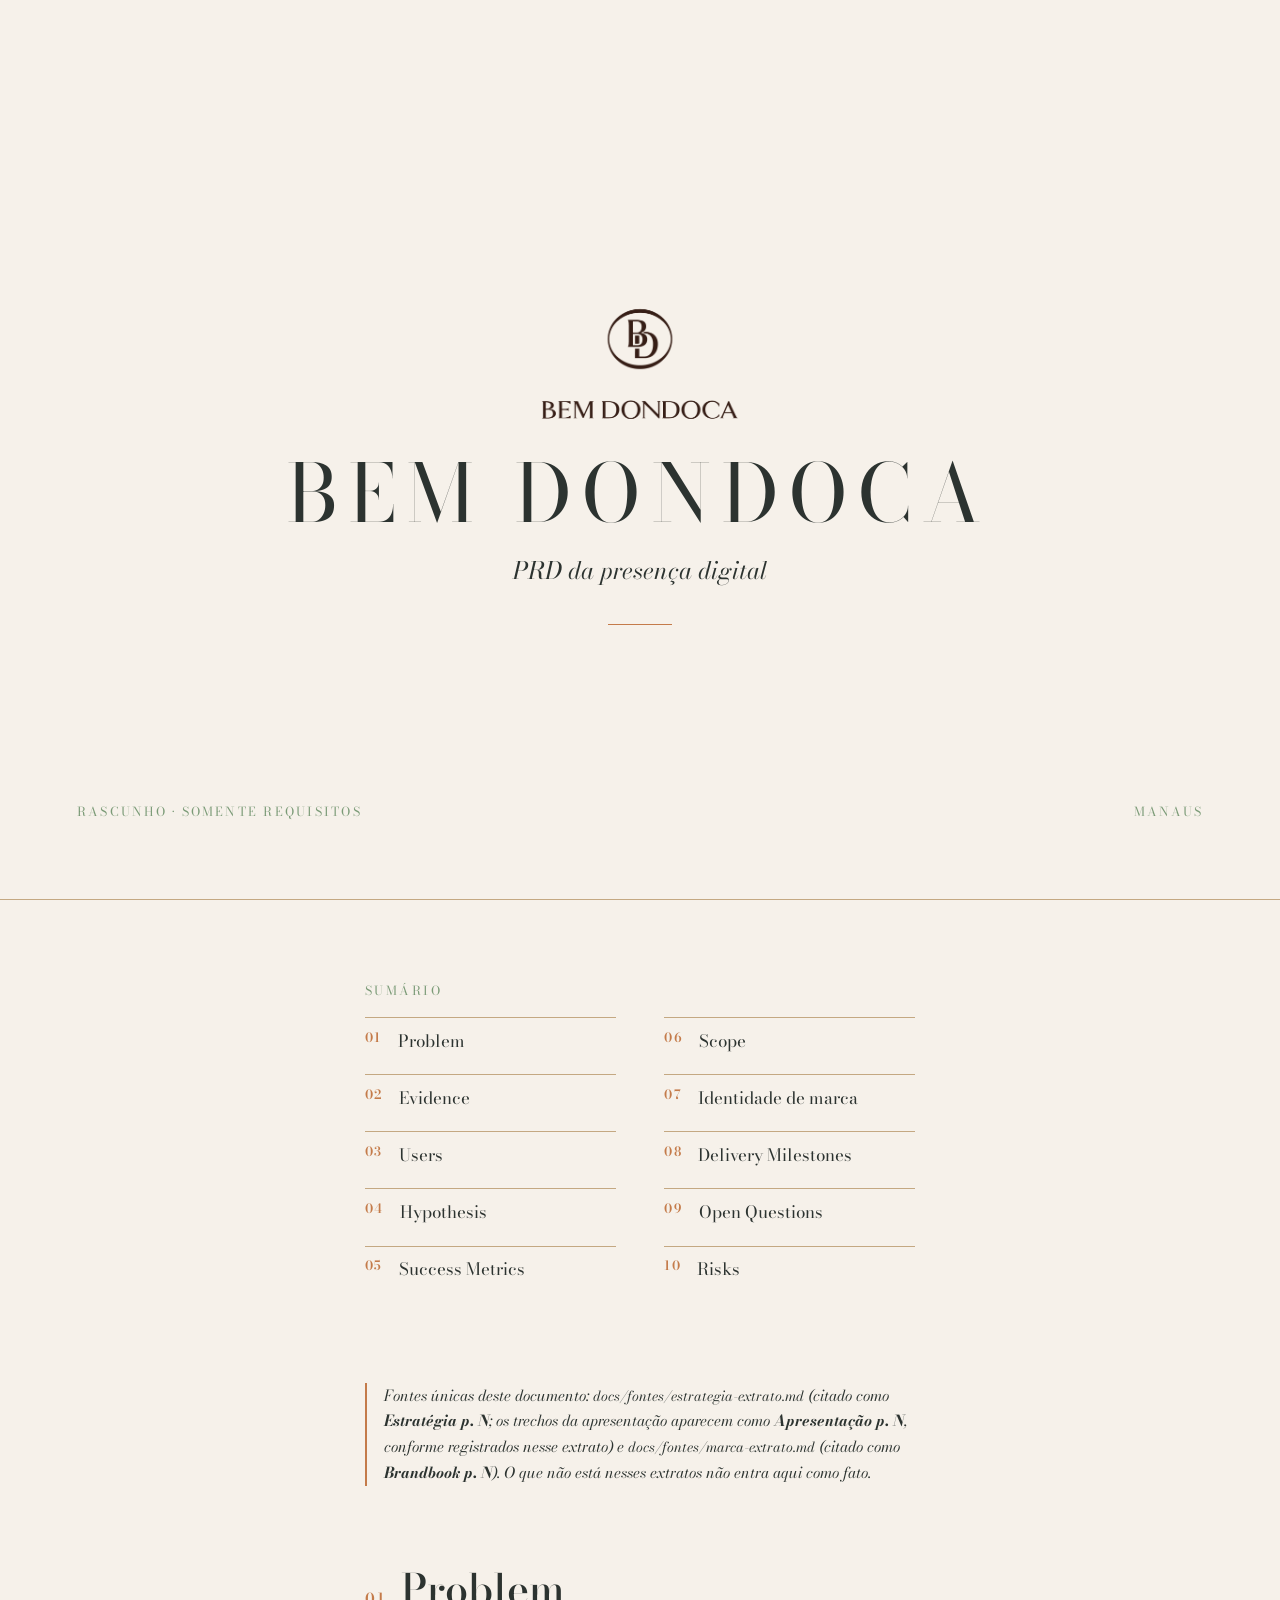
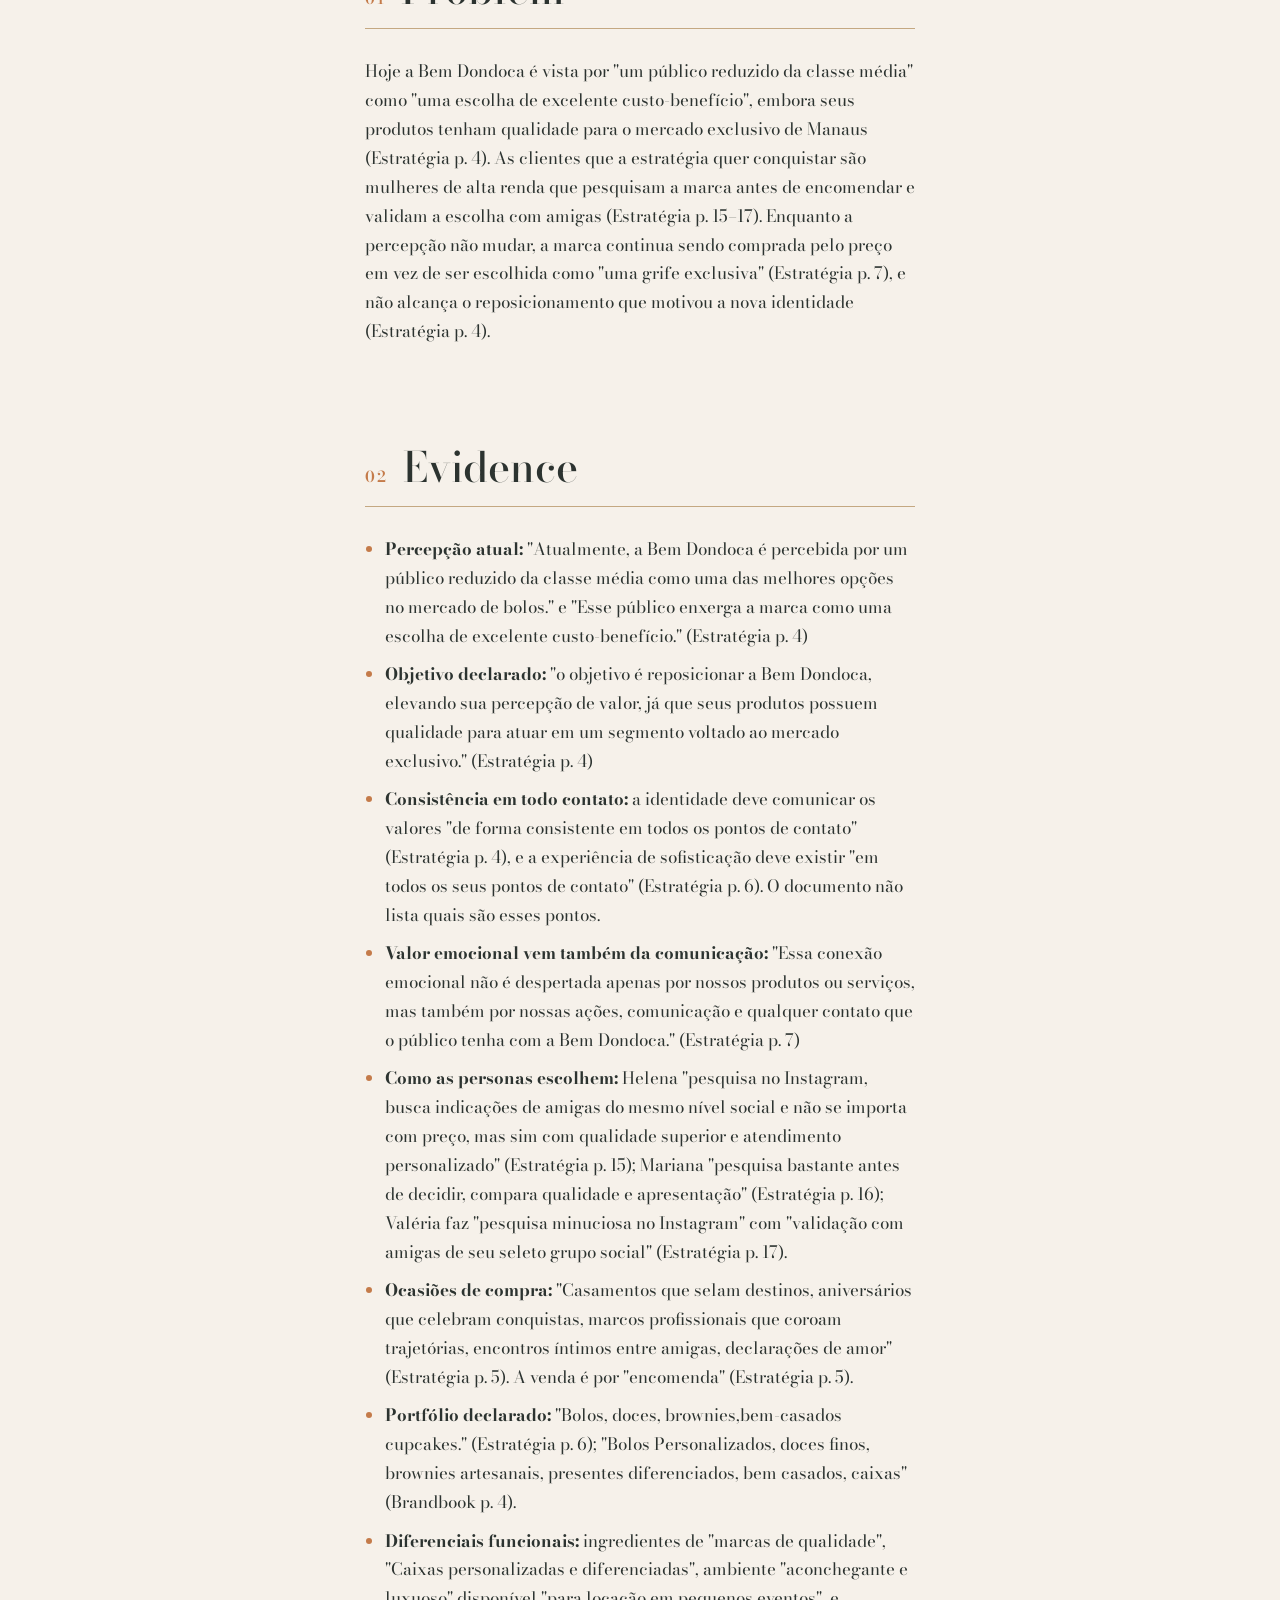
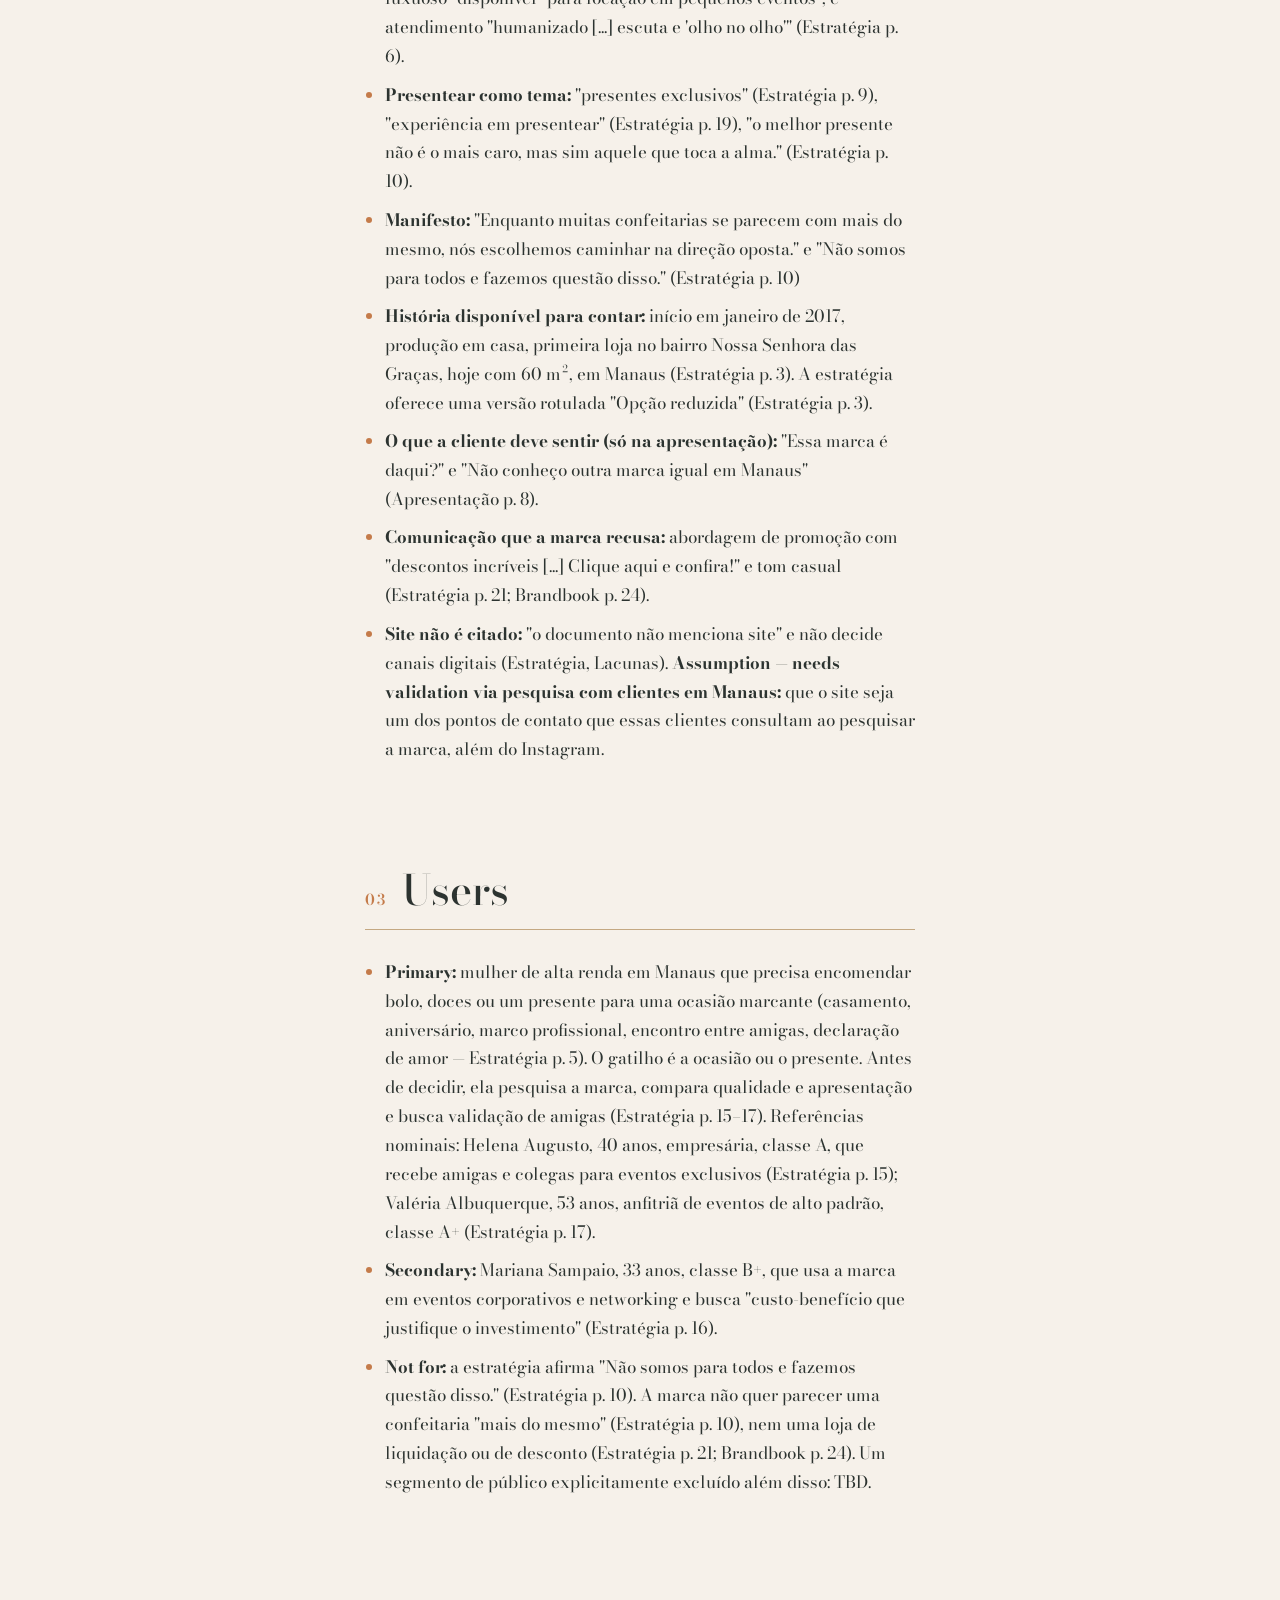
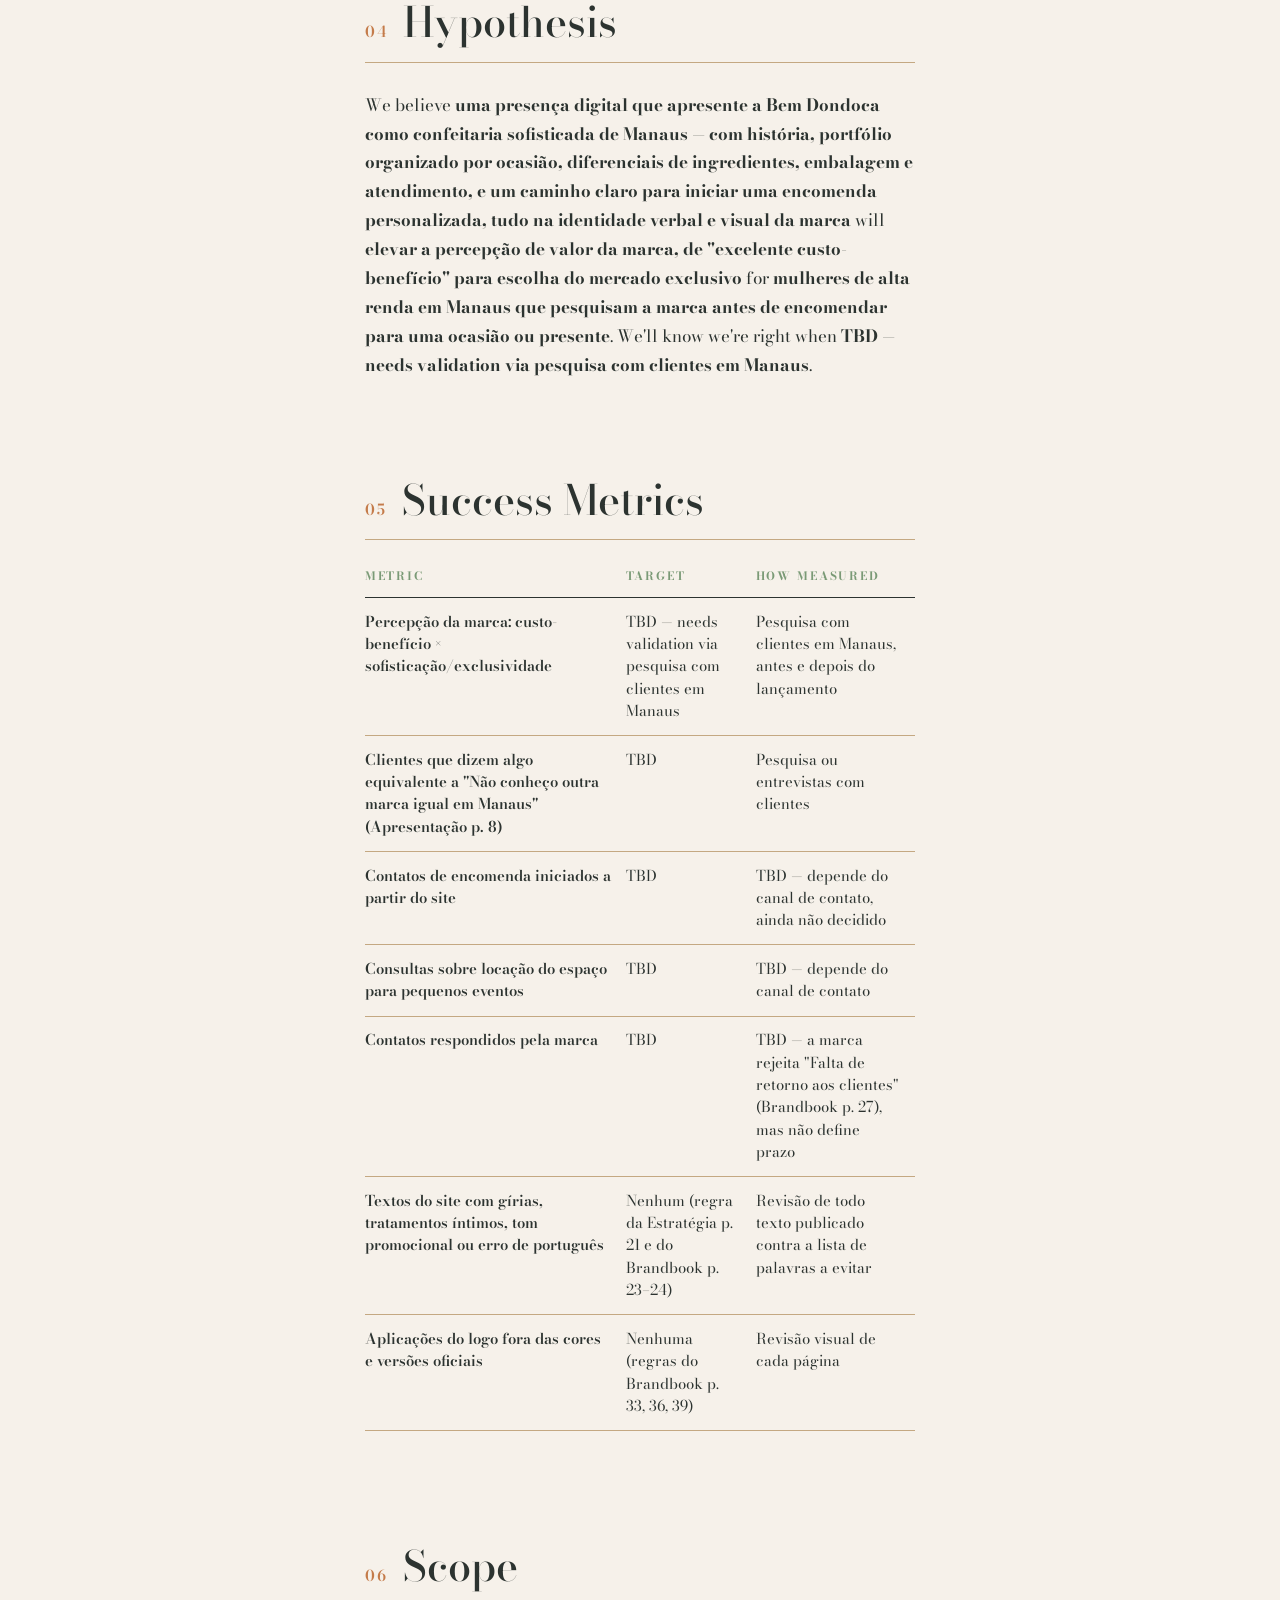
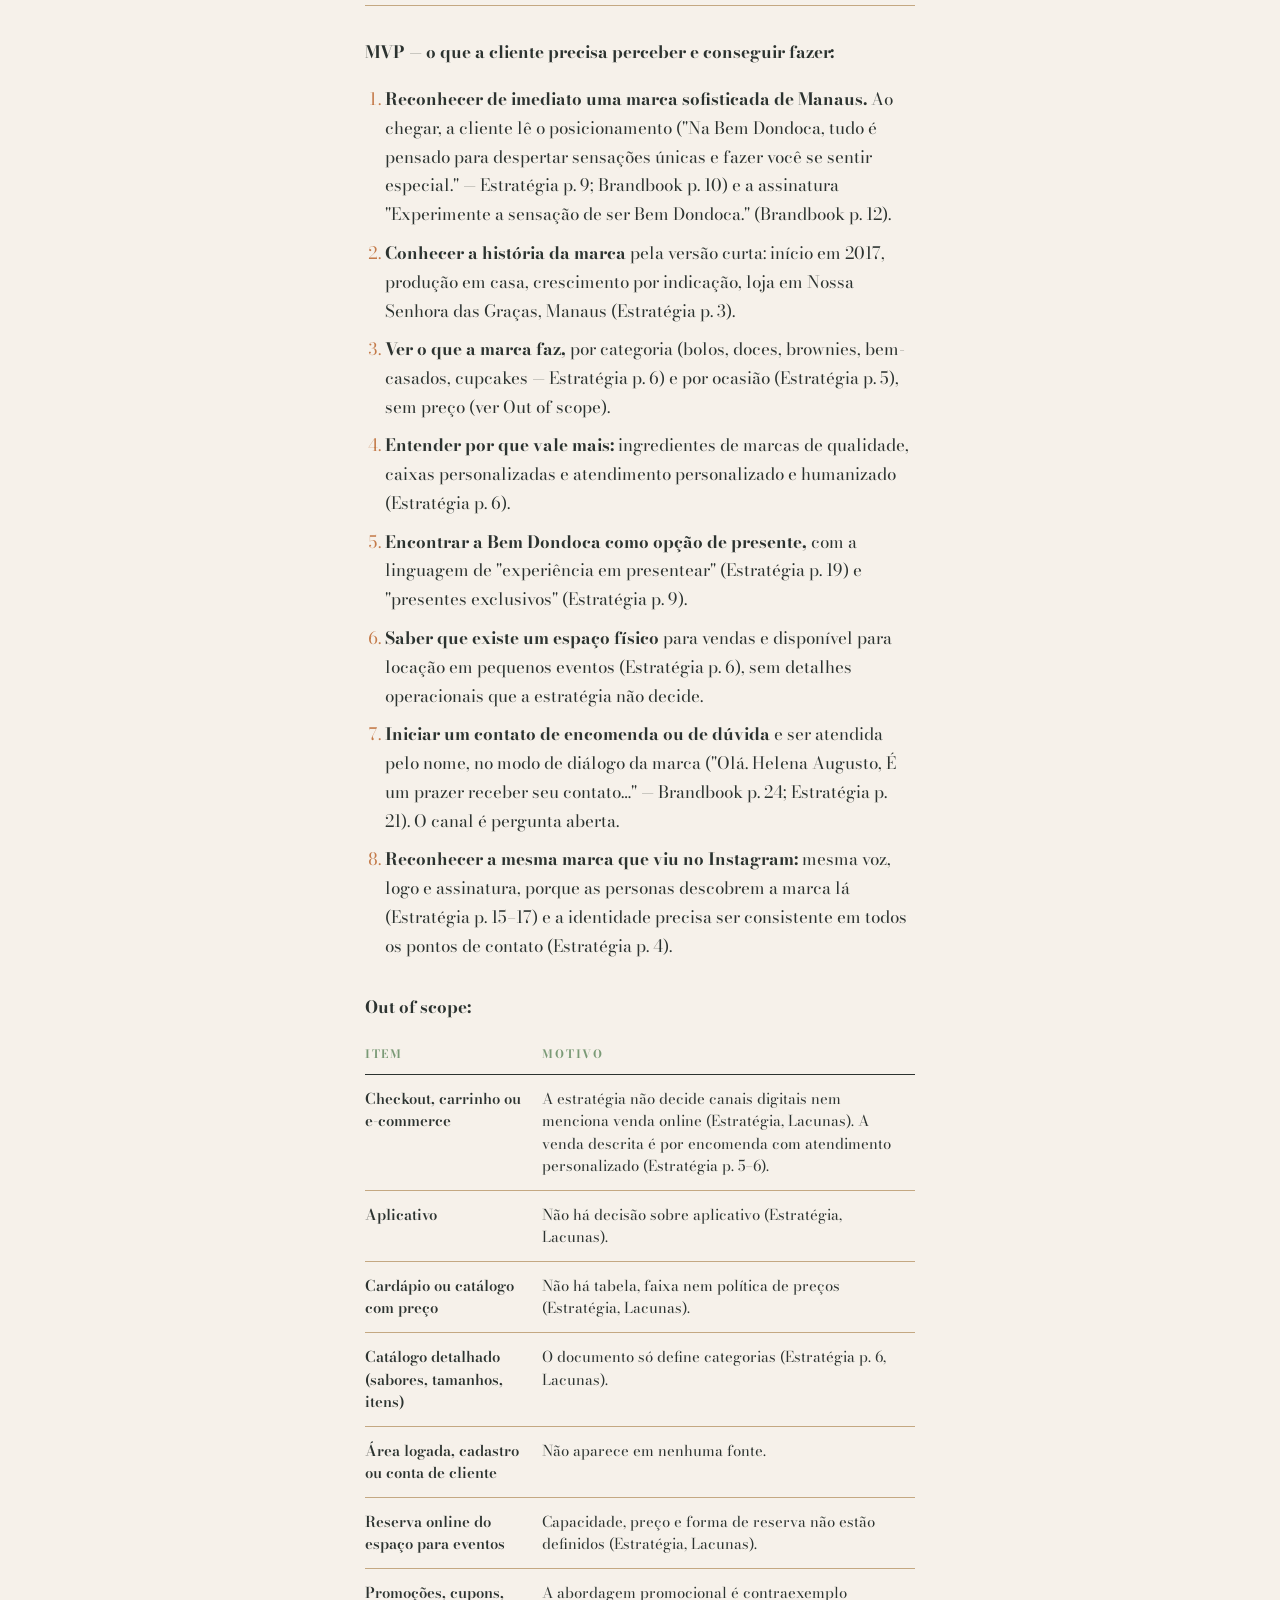
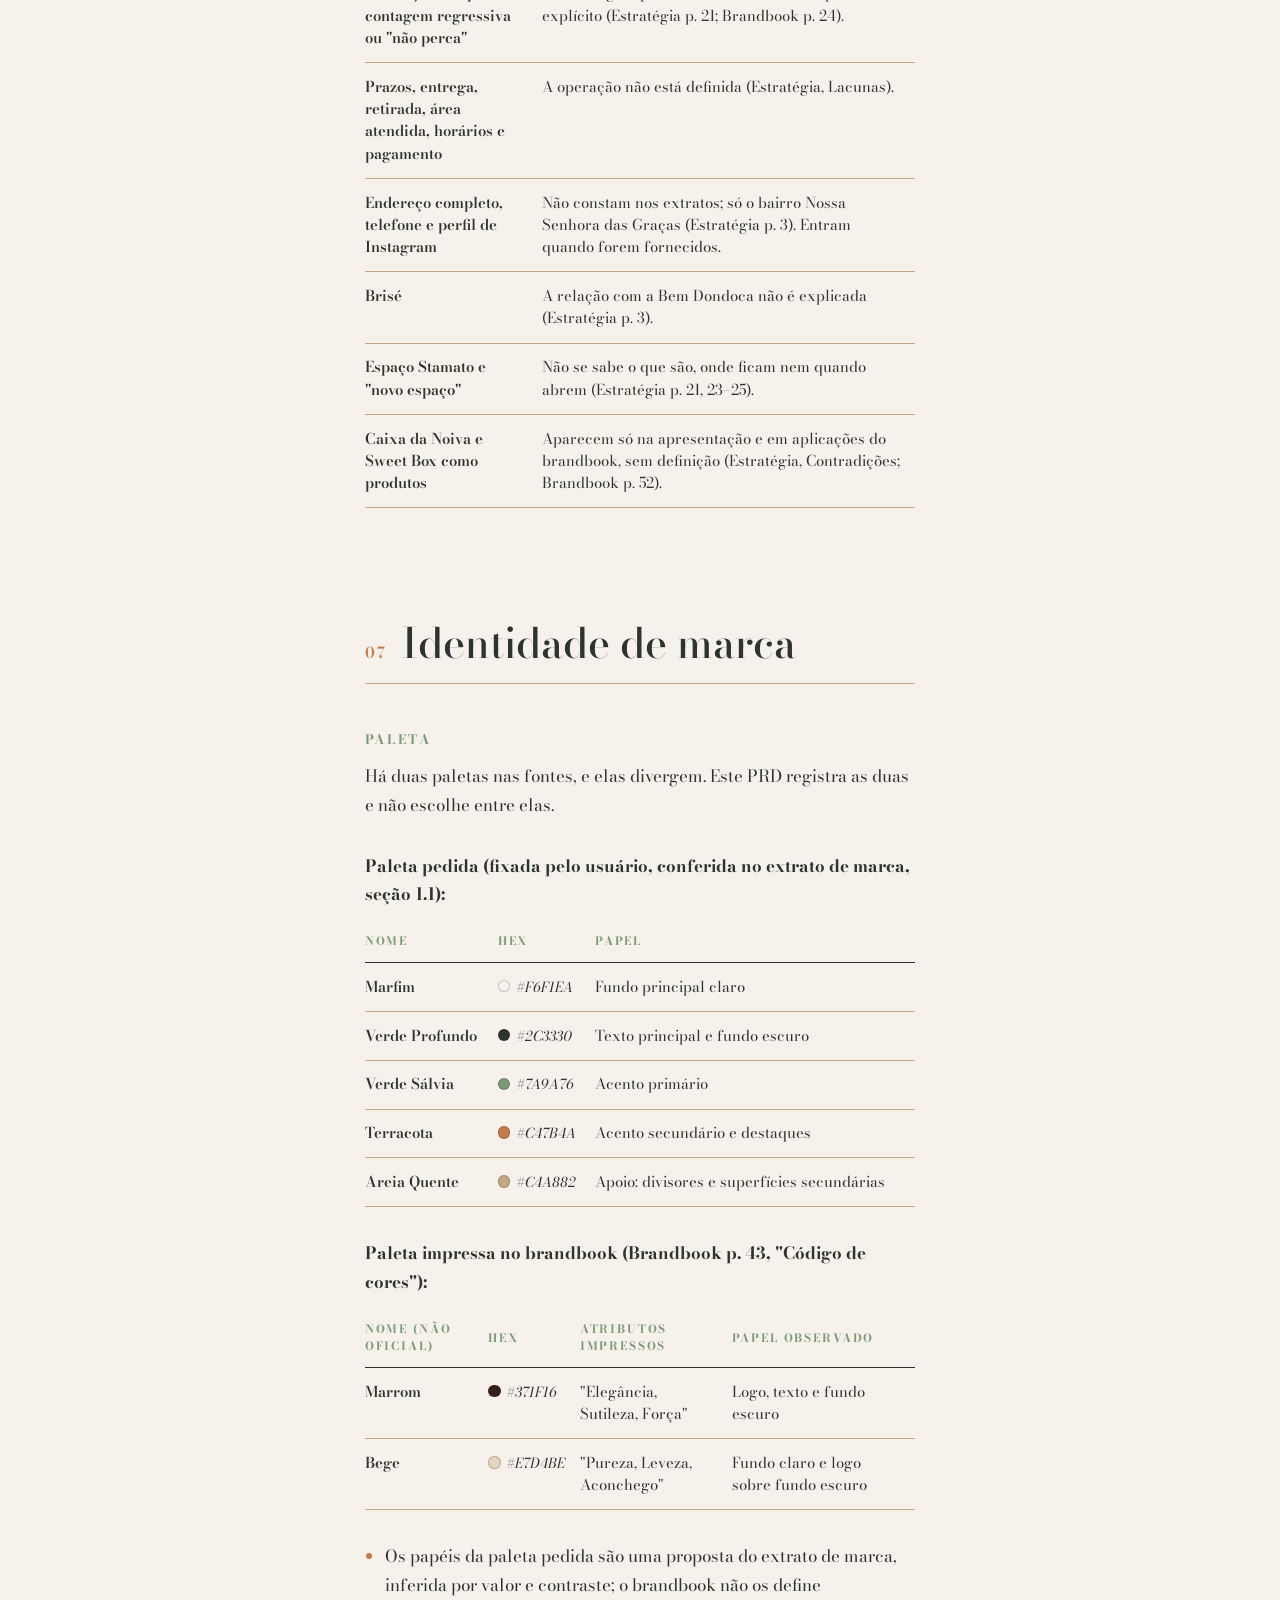
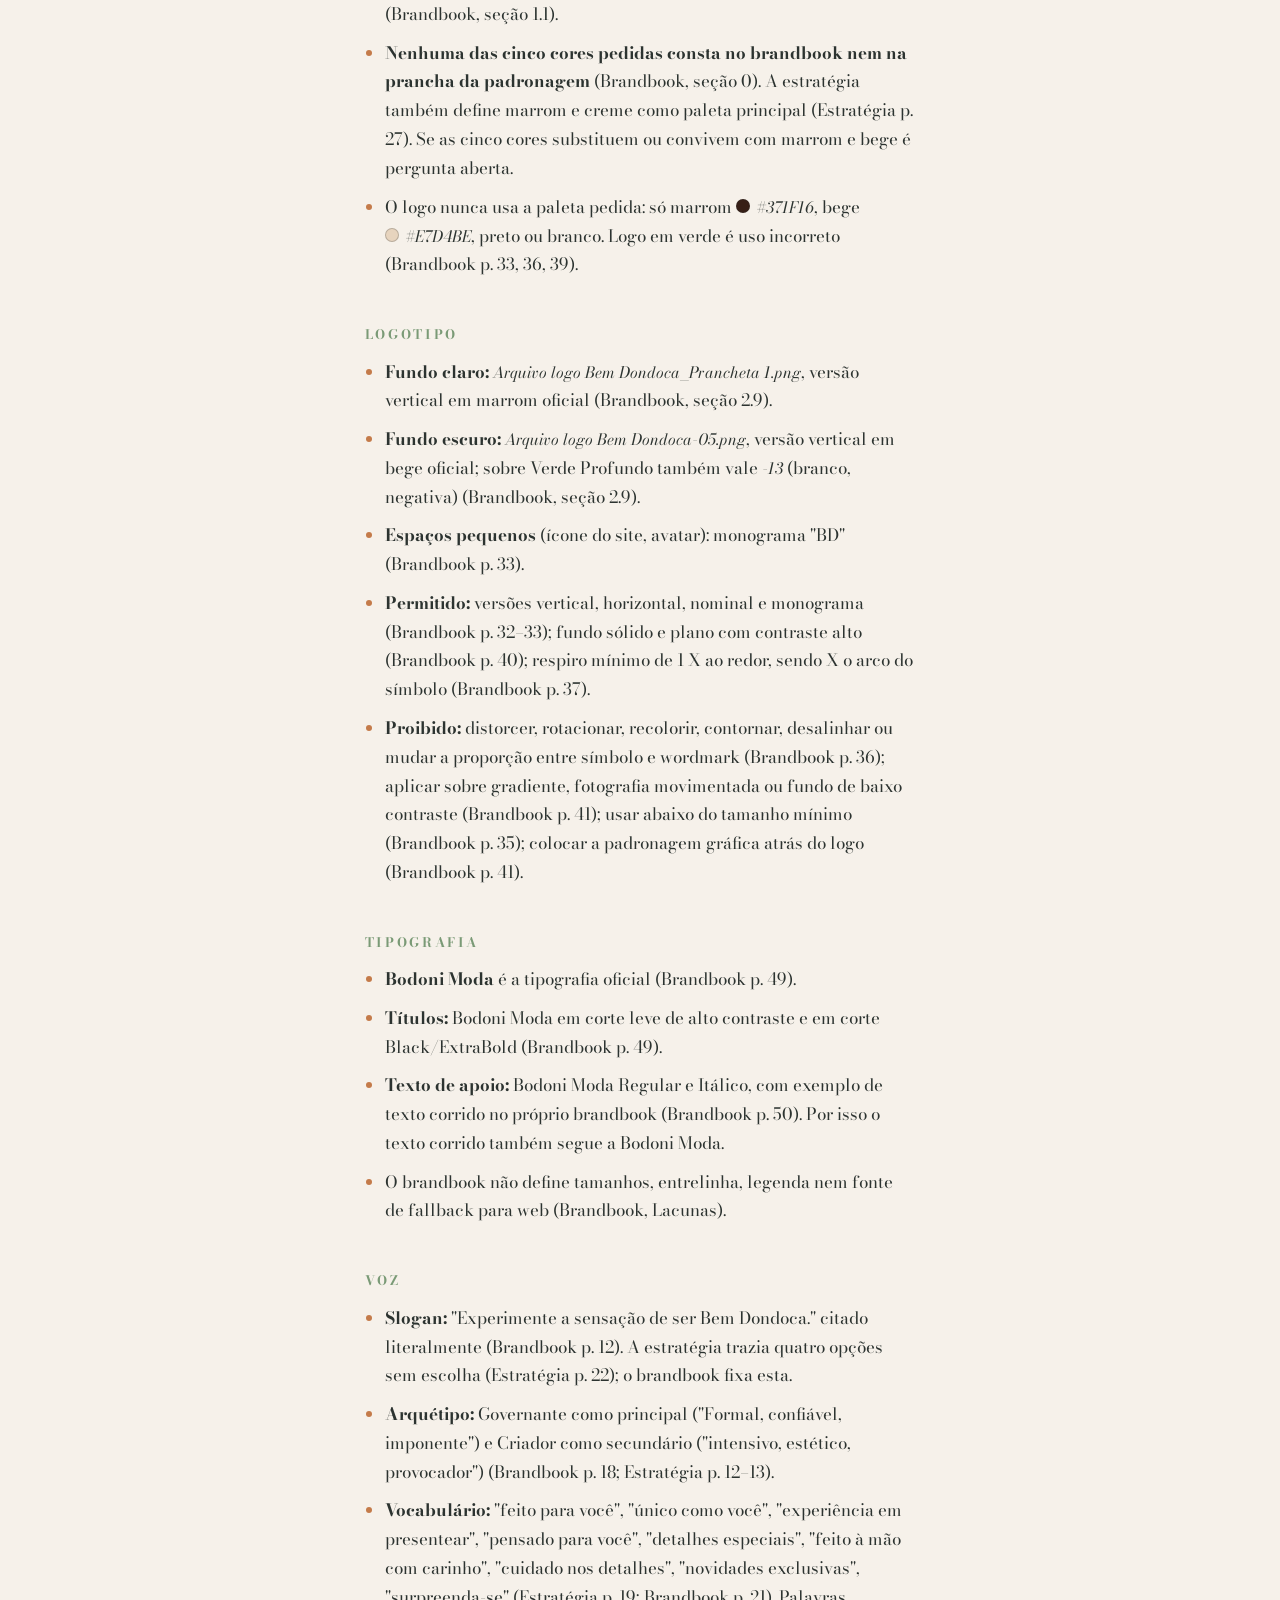
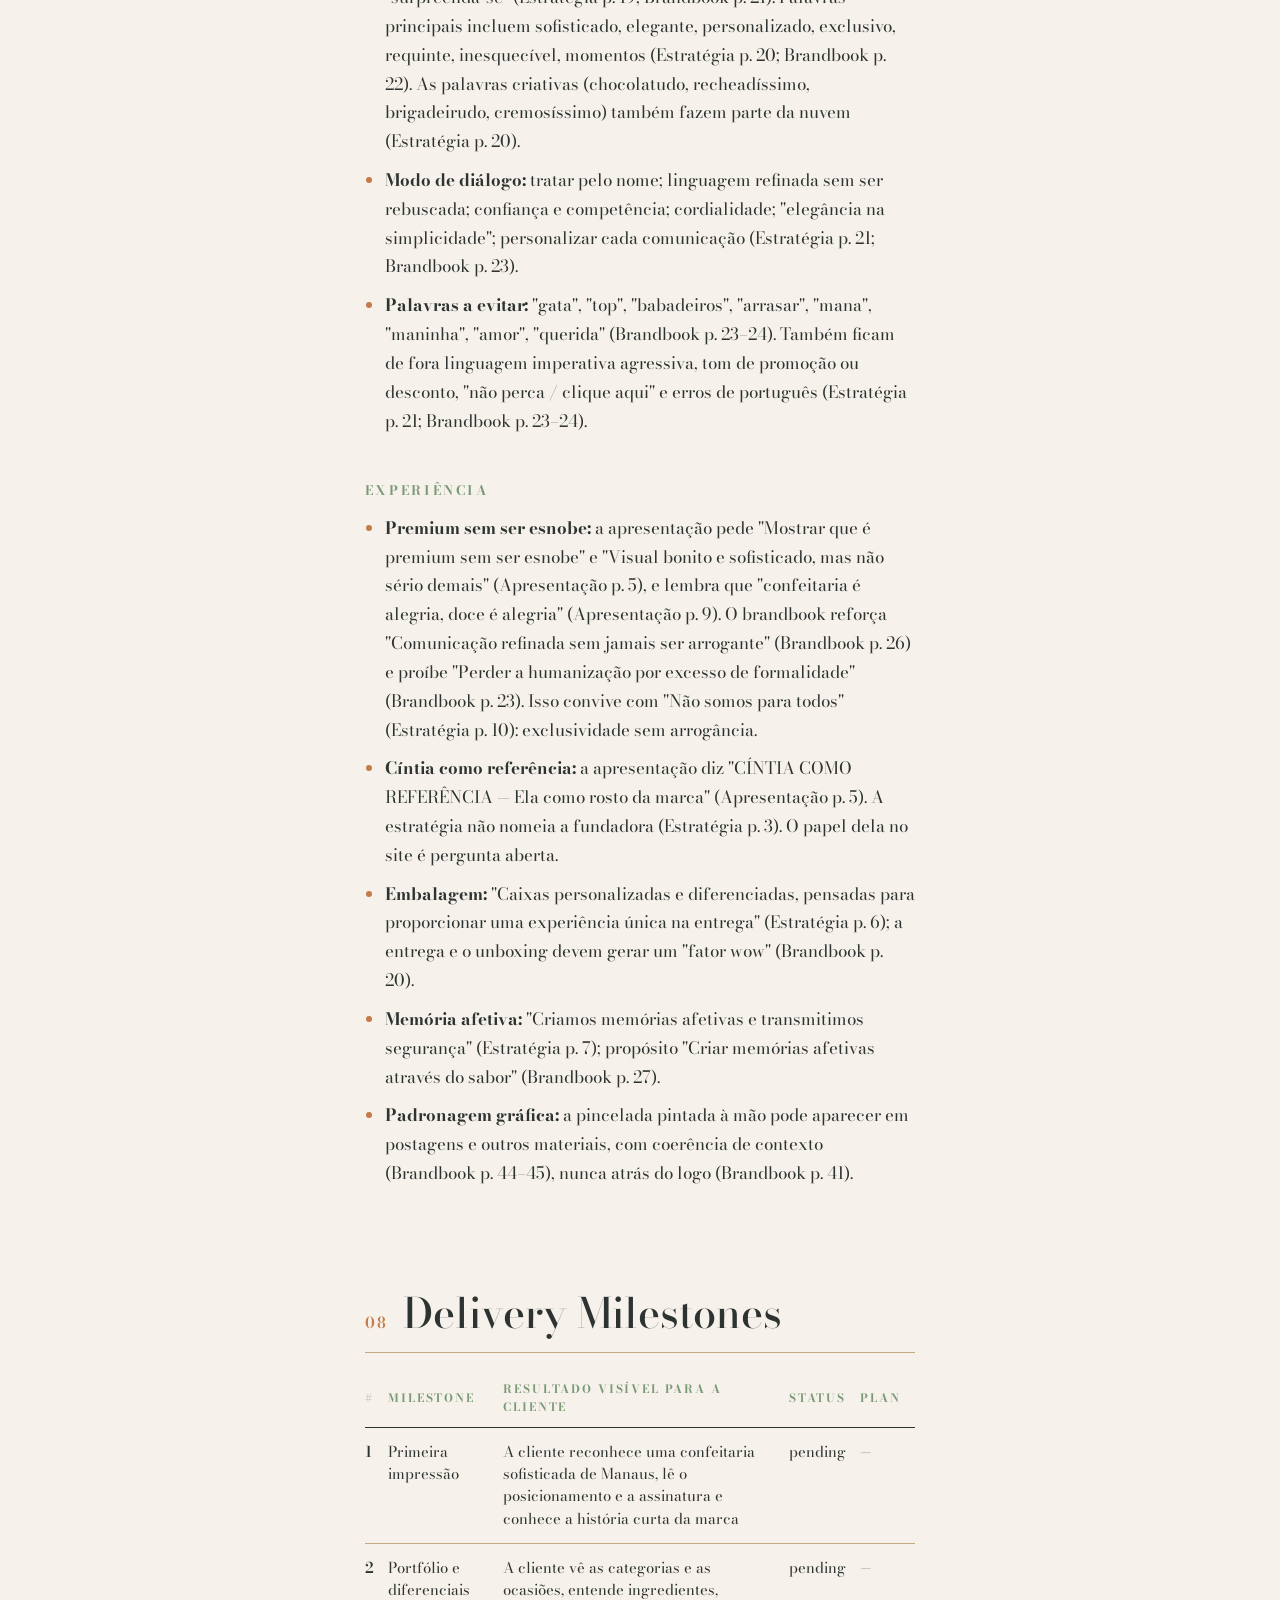
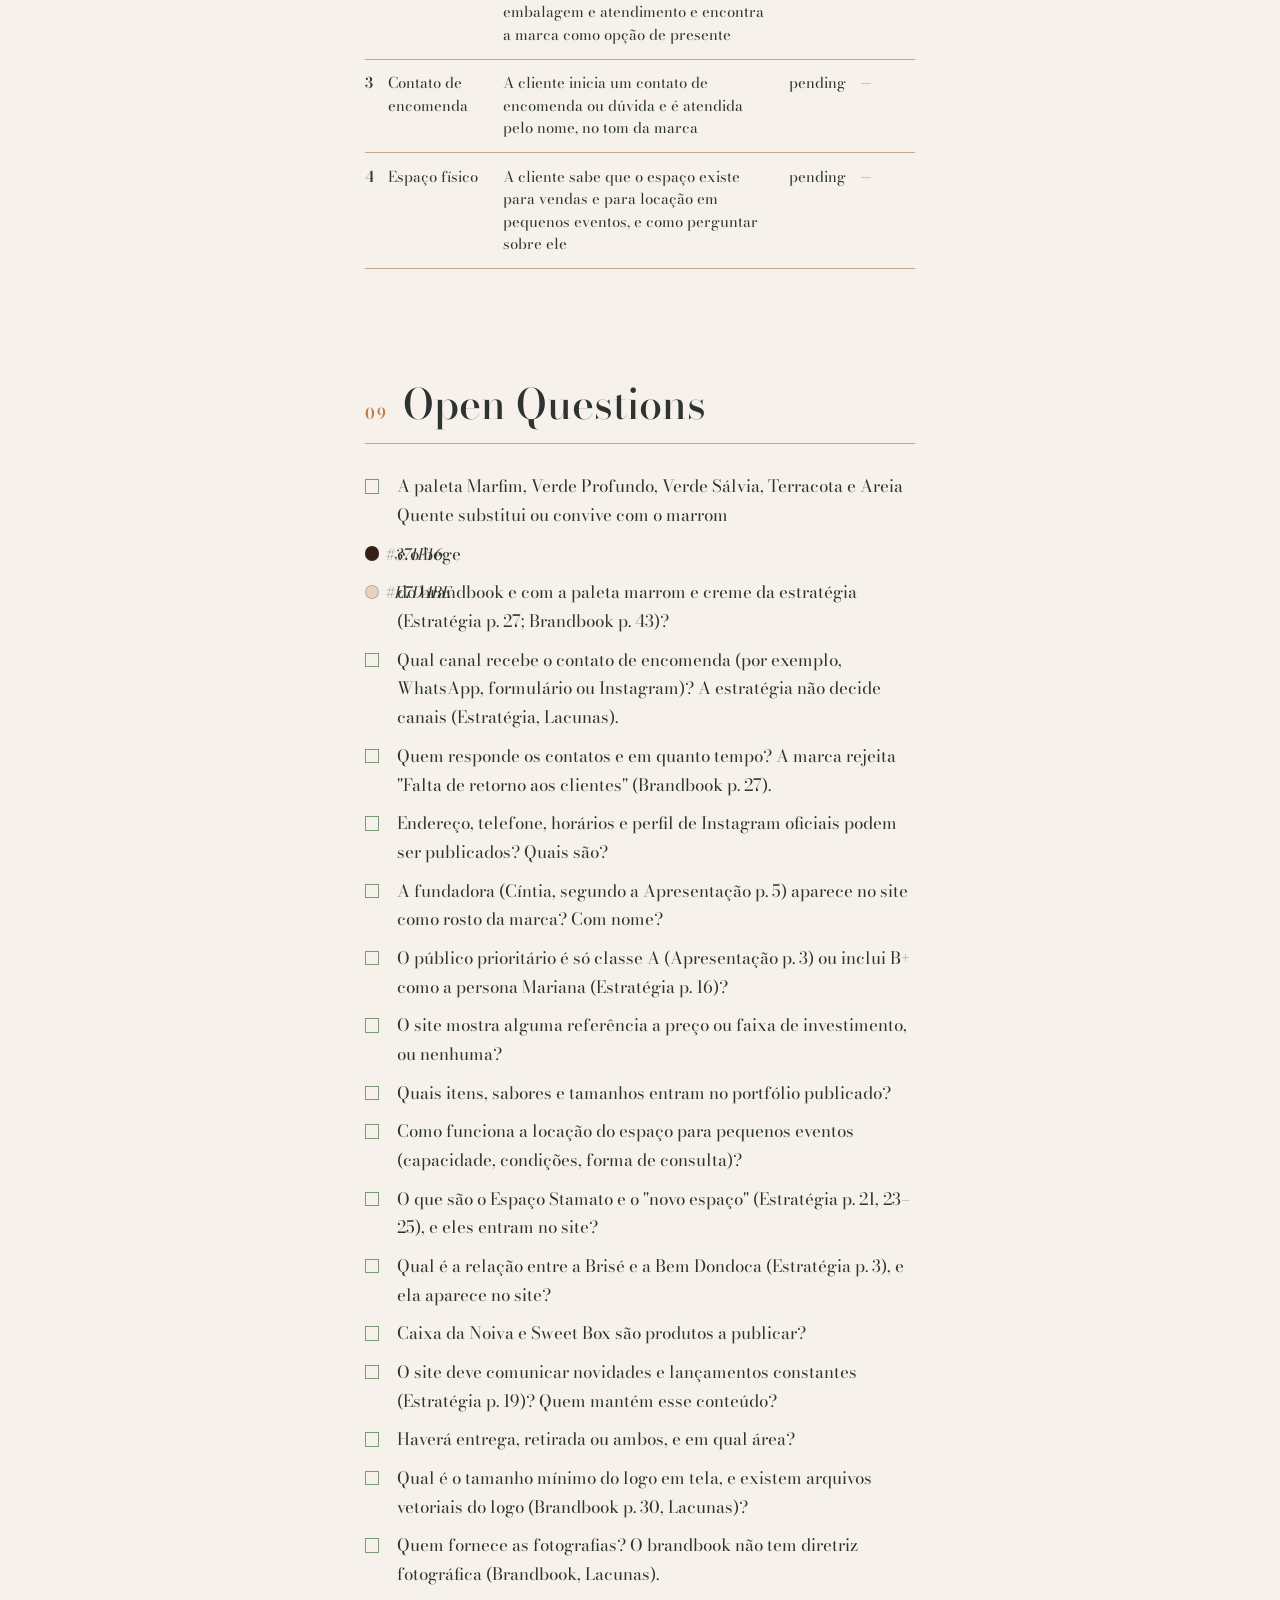
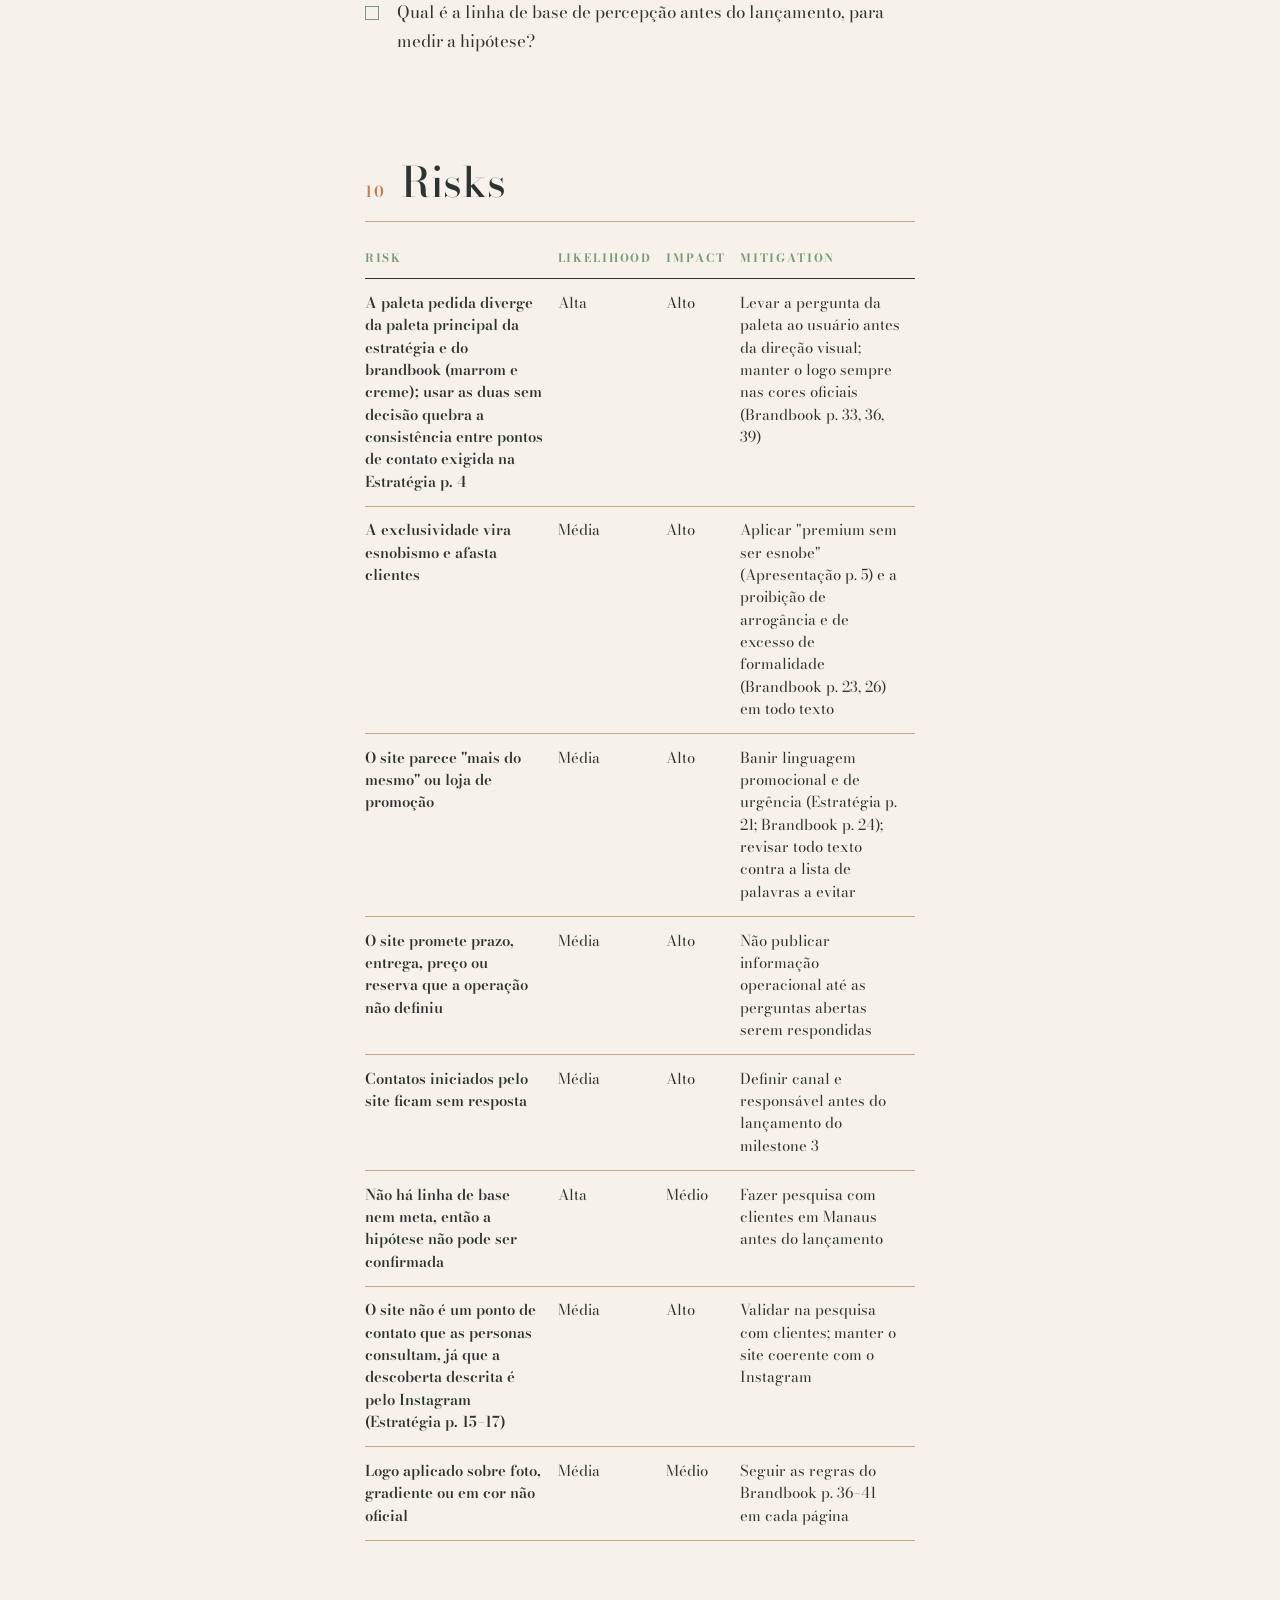
<file: docs/prd/index.html>
<!doctype html>
<html lang="pt-BR">
<head>
<meta charset="utf-8">
<meta name="viewport" content="width=device-width, initial-scale=1">
<title>Bem Dondoca — PRD</title>
<style>
@font-face {
  font-family: "Bodoni Moda";
  src: url("assets/BodoniModa-Variable.ttf") format("truetype");
  font-weight: 400 900;
  font-style: normal;
  font-display: swap;
}
@font-face {
  font-family: "Bodoni Moda";
  src: url("assets/BodoniModa-Italic-Variable.ttf") format("truetype");
  font-weight: 400 900;
  font-style: italic;
  font-display: swap;
}
:root {
  --marfim: #F6F1EA;
  --verde-profundo: #2C3330;
  --terracota: #C47B4A;
  --verde-salvia: #7A9A76;
  --areia-quente: #C4A882;
  --serif: "Bodoni Moda", "Palatino Linotype", Palatino, Georgia, serif;
  --medida: 44rem;
  --gutter: clamp(1rem, 6vw, 5rem);
}
* { box-sizing: border-box; }
html { background: var(--marfim); }
body {
  margin: 0;
  background: var(--marfim);
  color: var(--verde-profundo);
  font-family: var(--serif);
  font-optical-sizing: auto;
  font-size: 1.0625rem;
  line-height: 1.7;
  -webkit-font-smoothing: antialiased;
}
::selection { background: var(--areia-quente); color: var(--verde-profundo); }
a { color: inherit; text-decoration-color: var(--terracota); text-underline-offset: .2em; }
a:focus-visible { outline: 2px solid var(--terracota); outline-offset: 3px; }

/* Capa */
.capa {
  min-height: 100vh;
  display: grid;
  grid-template-rows: 1fr auto;
  padding: var(--gutter);
  border-bottom: 1px solid var(--areia-quente);
}
.capa-centro { align-self: center; justify-self: center; text-align: center; }
.capa img { width: min(26rem, 80vw); height: auto; display: block; margin: 0 auto -1.5rem; }
.capa h1 {
  font-weight: 400;
  font-size: clamp(2.6rem, 7vw, 5rem);
  letter-spacing: .14em;
  text-transform: uppercase;
  line-height: 1.05;
  margin: 0;
}
.capa .linha {
  font-style: italic;
  font-size: clamp(1.15rem, 2.4vw, 1.5rem);
  margin: 1rem 0 0;
}
.capa .fio { width: 4rem; height: 1px; background: var(--terracota); margin: 2rem auto 0; border: 0; }
.capa-rodape {
  display: flex; flex-wrap: wrap; justify-content: space-between; gap: .5rem 2rem;
  font-size: .78rem; letter-spacing: .18em; text-transform: uppercase;
  color: var(--verde-salvia);
}

/* Sumário */
.sumario { max-width: var(--medida); margin: 0 auto; padding: 5rem var(--gutter) 2rem; }
.sumario p { font-size: .78rem; letter-spacing: .2em; text-transform: uppercase; color: var(--verde-salvia); margin: 0 0 1rem; }
.sumario ol { list-style: none; margin: 0; padding: 0; columns: 2 14rem; column-gap: 3rem; }
.sumario li { break-inside: avoid; border-top: 1px solid var(--areia-quente); }
.sumario a { display: flex; gap: 1rem; padding: .55rem 0; text-decoration: none; }
.sumario a:hover { color: var(--terracota); }

/* Corpo */
main { max-width: var(--medida); margin: 0 auto; padding: 0 var(--gutter) 6rem; }
section { padding-top: 5rem; }
h2 {
  font-weight: 500;
  font-size: clamp(1.9rem, 4vw, 2.6rem);
  line-height: 1.15;
  margin: 0 0 1.75rem;
  padding-bottom: .9rem;
  border-bottom: 1px solid var(--areia-quente);
  display: flex; align-items: baseline; gap: 1rem;
}
.num {
  font-size: .8rem; font-weight: 600; letter-spacing: .12em;
  color: var(--terracota); font-variant-numeric: lining-nums;
}
h2 .num { font-size: .95rem; }
h3 {
  font-weight: 700;
  font-size: .82rem; letter-spacing: .2em; text-transform: uppercase;
  color: var(--verde-salvia);
  margin: 2.75rem 0 .75rem;
}
p { margin: 0 0 1.1rem; }
p.nota {
  font-style: italic; font-size: .95rem;
  border-left: 2px solid var(--terracota);
  padding-left: 1.1rem; margin: 3rem 0 0;
}
p.rotulo { margin-top: 2rem; }
strong { font-weight: 700; }
code {
  font-family: var(--serif); font-size: .92em; font-style: italic;
  background: none; padding: 0;
}
ul, ol { padding-left: 1.25rem; margin: 0 0 1.4rem; }
li { margin-bottom: .6rem; }
li::marker { color: var(--terracota); }
ul.checklist { list-style: none; padding-left: 0; }
li.check { display: grid; grid-template-columns: 1.4rem 1fr; gap: .6rem; }
.box { width: .9rem; height: .9rem; border: 1px solid var(--verde-salvia); margin-top: .45rem; }

.hex { white-space: nowrap; }
.hex i {
  display: inline-block; width: .85em; height: .85em; margin-right: .35em;
  vertical-align: -.05em; border: 1px solid rgba(44, 51, 48, .25); border-radius: 50%;
}

/* Tabelas */
.tabela { overflow-x: auto; margin: 1.5rem 0 2rem; }
table { width: 100%; border-collapse: collapse; font-size: .93rem; line-height: 1.5; }
th {
  text-align: left; font-weight: 700;
  font-size: .72rem; letter-spacing: .16em; text-transform: uppercase;
  color: var(--verde-salvia);
  padding: 0 .9rem .7rem 0;
  border-bottom: 1px solid var(--verde-profundo);
}
td { padding: .8rem .9rem .8rem 0; border-bottom: 1px solid var(--areia-quente); vertical-align: top; }
td:first-child { font-weight: 600; }

.status {
  margin: 5rem 0 0; padding-top: 1.25rem;
  border-top: 1px solid var(--terracota);
  font-size: .8rem; letter-spacing: .14em; text-transform: uppercase;
}

/* Colofão: logo bege oficial sobre fundo sólido escuro */
.colofao {
  background: var(--verde-profundo); color: var(--marfim);
  padding: 4rem var(--gutter); text-align: center;
}
.colofao img { width: min(18rem, 70vw); height: auto; display: block; margin: 0 auto; }

@media (max-width: 40rem) {
  body { font-size: 1rem; }
  h2 { flex-direction: column; gap: .25rem; }
}
@media print {
  .capa { min-height: auto; page-break-after: always; }
  section { page-break-inside: auto; }
  .sumario { page-break-after: always; }
}
</style>
</head>
<body>
<header class="capa">
  <div class="capa-centro">
    <img src="assets/logo-fundo-claro.png" alt="Logotipo Bem Dondoca" width="1772" height="945">
    <h1>Bem Dondoca</h1>
    <p class="linha">PRD da presença digital</p>
    <hr class="fio">
  </div>
  <div class="capa-rodape">
    <span>Rascunho · somente requisitos</span>
    <span>Manaus</span>
  </div>
</header>

<nav class="sumario" aria-label="Sumário">
  <p>Sumário</p>
  <ol><li><a href="#problem"><span class="num">01</span>Problem</a></li><li><a href="#evidence"><span class="num">02</span>Evidence</a></li><li><a href="#users"><span class="num">03</span>Users</a></li><li><a href="#hypothesis"><span class="num">04</span>Hypothesis</a></li><li><a href="#success-metrics"><span class="num">05</span>Success Metrics</a></li><li><a href="#scope"><span class="num">06</span>Scope</a></li><li><a href="#identidade-de-marca"><span class="num">07</span>Identidade de marca</a></li><li><a href="#delivery-milestones"><span class="num">08</span>Delivery Milestones</a></li><li><a href="#open-questions"><span class="num">09</span>Open Questions</a></li><li><a href="#risks"><span class="num">10</span>Risks</a></li></ol>
</nav>

<main>
<p class="nota">Fontes únicas deste documento: <code>docs/fontes/estrategia-extrato.md</code> (citado como <strong>Estratégia p. N</strong>; os trechos da apresentação aparecem como <strong>Apresentação p. N</strong>, conforme registrados nesse extrato) e <code>docs/fontes/marca-extrato.md</code> (citado como <strong>Brandbook p. N</strong>). O que não está nesses extratos não entra aqui como fato.</p>
</section>
<section id="problem"><h2><span class="num">01</span>Problem</h2>
<p>Hoje a Bem Dondoca é vista por "um público reduzido da classe média" como "uma escolha de excelente custo-benefício", embora seus produtos tenham qualidade para o mercado exclusivo de Manaus (Estratégia p. 4). As clientes que a estratégia quer conquistar são mulheres de alta renda que pesquisam a marca antes de encomendar e validam a escolha com amigas (Estratégia p. 15–17). Enquanto a percepção não mudar, a marca continua sendo comprada pelo preço em vez de ser escolhida como "uma grife exclusiva" (Estratégia p. 7), e não alcança o reposicionamento que motivou a nova identidade (Estratégia p. 4).</p>
</section>
<section id="evidence"><h2><span class="num">02</span>Evidence</h2>
<ul><li><strong>Percepção atual:</strong> "Atualmente, a Bem Dondoca é percebida por um público reduzido da classe média como uma das melhores opções no mercado de bolos." e "Esse público enxerga a marca como uma escolha de excelente custo-benefício." (Estratégia p. 4)</li><li><strong>Objetivo declarado:</strong> "o objetivo é reposicionar a Bem Dondoca, elevando sua percepção de valor, já que seus produtos possuem qualidade para atuar em um segmento voltado ao mercado exclusivo." (Estratégia p. 4)</li><li><strong>Consistência em todo contato:</strong> a identidade deve comunicar os valores "de forma consistente em todos os pontos de contato" (Estratégia p. 4), e a experiência de sofisticação deve existir "em todos os seus pontos de contato" (Estratégia p. 6). O documento não lista quais são esses pontos.</li><li><strong>Valor emocional vem também da comunicação:</strong> "Essa conexão emocional não é despertada apenas por nossos produtos ou serviços, mas também por nossas ações, comunicação e qualquer contato que o público tenha com a Bem Dondoca." (Estratégia p. 7)</li><li><strong>Como as personas escolhem:</strong> Helena "pesquisa no Instagram, busca indicações de amigas do mesmo nível social e não se importa com preço, mas sim com qualidade superior e atendimento personalizado" (Estratégia p. 15); Mariana "pesquisa bastante antes de decidir, compara qualidade e apresentação" (Estratégia p. 16); Valéria faz "pesquisa minuciosa no Instagram" com "validação com amigas de seu seleto grupo social" (Estratégia p. 17).</li><li><strong>Ocasiões de compra:</strong> "Casamentos que selam destinos, aniversários que celebram conquistas, marcos profissionais que coroam trajetórias, encontros íntimos entre amigas, declarações de amor" (Estratégia p. 5). A venda é por "encomenda" (Estratégia p. 5).</li><li><strong>Portfólio declarado:</strong> "Bolos, doces, brownies,bem-casados cupcakes." (Estratégia p. 6); "Bolos Personalizados, doces finos, brownies artesanais, presentes diferenciados, bem casados, caixas" (Brandbook p. 4).</li><li><strong>Diferenciais funcionais:</strong> ingredientes de "marcas de qualidade", "Caixas personalizadas e diferenciadas", ambiente "aconchegante e luxuoso" disponível "para locação em pequenos eventos", e atendimento "humanizado [...] escuta e 'olho no olho'" (Estratégia p. 6).</li><li><strong>Presentear como tema:</strong> "presentes exclusivos" (Estratégia p. 9), "experiência em presentear" (Estratégia p. 19), "o melhor presente não é o mais caro, mas sim aquele que toca a alma." (Estratégia p. 10).</li><li><strong>Manifesto:</strong> "Enquanto muitas confeitarias se parecem com mais do mesmo, nós escolhemos caminhar na direção oposta." e "Não somos para todos e fazemos questão disso." (Estratégia p. 10)</li><li><strong>História disponível para contar:</strong> início em janeiro de 2017, produção em casa, primeira loja no bairro Nossa Senhora das Graças, hoje com 60 m², em Manaus (Estratégia p. 3). A estratégia oferece uma versão rotulada "Opção reduzida" (Estratégia p. 3).</li><li><strong>O que a cliente deve sentir (só na apresentação):</strong> "Essa marca é daqui?" e "Não conheço outra marca igual em Manaus" (Apresentação p. 8).</li><li><strong>Comunicação que a marca recusa:</strong> abordagem de promoção com "descontos incríveis [...] Clique aqui e confira!" e tom casual (Estratégia p. 21; Brandbook p. 24).</li><li><strong>Site não é citado:</strong> "o documento não menciona site" e não decide canais digitais (Estratégia, Lacunas). <strong>Assumption — needs validation via pesquisa com clientes em Manaus:</strong> que o site seja um dos pontos de contato que essas clientes consultam ao pesquisar a marca, além do Instagram.</li></ul>
</section>
<section id="users"><h2><span class="num">03</span>Users</h2>
<ul><li><strong>Primary:</strong> mulher de alta renda em Manaus que precisa encomendar bolo, doces ou um presente para uma ocasião marcante (casamento, aniversário, marco profissional, encontro entre amigas, declaração de amor — Estratégia p. 5). O gatilho é a ocasião ou o presente. Antes de decidir, ela pesquisa a marca, compara qualidade e apresentação e busca validação de amigas (Estratégia p. 15–17). Referências nominais: Helena Augusto, 40 anos, empresária, classe A, que recebe amigas e colegas para eventos exclusivos (Estratégia p. 15); Valéria Albuquerque, 53 anos, anfitriã de eventos de alto padrão, classe A+ (Estratégia p. 17).</li><li><strong>Secondary:</strong> Mariana Sampaio, 33 anos, classe B+, que usa a marca em eventos corporativos e networking e busca "custo-benefício que justifique o investimento" (Estratégia p. 16).</li><li><strong>Not for:</strong> a estratégia afirma "Não somos para todos e fazemos questão disso." (Estratégia p. 10). A marca não quer parecer uma confeitaria "mais do mesmo" (Estratégia p. 10), nem uma loja de liquidação ou de desconto (Estratégia p. 21; Brandbook p. 24). Um segmento de público explicitamente excluído além disso: TBD.</li></ul>
</section>
<section id="hypothesis"><h2><span class="num">04</span>Hypothesis</h2>
<p>We believe <strong>uma presença digital que apresente a Bem Dondoca como confeitaria sofisticada de Manaus — com história, portfólio organizado por ocasião, diferenciais de ingredientes, embalagem e atendimento, e um caminho claro para iniciar uma encomenda personalizada, tudo na identidade verbal e visual da marca</strong> will <strong>elevar a percepção de valor da marca, de "excelente custo-benefício" para escolha do mercado exclusivo</strong> for <strong>mulheres de alta renda em Manaus que pesquisam a marca antes de encomendar para uma ocasião ou presente</strong>. We'll know we're right when <strong>TBD — needs validation via pesquisa com clientes em Manaus</strong>.</p>
</section>
<section id="success-metrics"><h2><span class="num">05</span>Success Metrics</h2>
<div class="tabela"><table><thead><tr><th>Metric</th><th>Target</th><th>How measured</th></tr></thead><tbody><tr><td>Percepção da marca: custo-benefício × sofisticação/exclusividade</td><td>TBD — needs validation via pesquisa com clientes em Manaus</td><td>Pesquisa com clientes em Manaus, antes e depois do lançamento</td></tr><tr><td>Clientes que dizem algo equivalente a "Não conheço outra marca igual em Manaus" (Apresentação p. 8)</td><td>TBD</td><td>Pesquisa ou entrevistas com clientes</td></tr><tr><td>Contatos de encomenda iniciados a partir do site</td><td>TBD</td><td>TBD — depende do canal de contato, ainda não decidido</td></tr><tr><td>Consultas sobre locação do espaço para pequenos eventos</td><td>TBD</td><td>TBD — depende do canal de contato</td></tr><tr><td>Contatos respondidos pela marca</td><td>TBD</td><td>TBD — a marca rejeita "Falta de retorno aos clientes" (Brandbook p. 27), mas não define prazo</td></tr><tr><td>Textos do site com gírias, tratamentos íntimos, tom promocional ou erro de português</td><td>Nenhum (regra da Estratégia p. 21 e do Brandbook p. 23–24)</td><td>Revisão de todo texto publicado contra a lista de palavras a evitar</td></tr><tr><td>Aplicações do logo fora das cores e versões oficiais</td><td>Nenhuma (regras do Brandbook p. 33, 36, 39)</td><td>Revisão visual de cada página</td></tr></tbody></table></div>
</section>
<section id="scope"><h2><span class="num">06</span>Scope</h2>
<p class="rotulo"><strong>MVP — o que a cliente precisa perceber e conseguir fazer:</strong></p>
<ol><li><strong>Reconhecer de imediato uma marca sofisticada de Manaus.</strong> Ao chegar, a cliente lê o posicionamento ("Na Bem Dondoca, tudo é pensado para despertar sensações únicas e fazer você se sentir especial." — Estratégia p. 9; Brandbook p. 10) e a assinatura "Experimente a sensação de ser Bem Dondoca." (Brandbook p. 12).</li><li><strong>Conhecer a história da marca</strong> pela versão curta: início em 2017, produção em casa, crescimento por indicação, loja em Nossa Senhora das Graças, Manaus (Estratégia p. 3).</li><li><strong>Ver o que a marca faz,</strong> por categoria (bolos, doces, brownies, bem-casados, cupcakes — Estratégia p. 6) e por ocasião (Estratégia p. 5), sem preço (ver Out of scope).</li><li><strong>Entender por que vale mais:</strong> ingredientes de marcas de qualidade, caixas personalizadas e atendimento personalizado e humanizado (Estratégia p. 6).</li><li><strong>Encontrar a Bem Dondoca como opção de presente,</strong> com a linguagem de "experiência em presentear" (Estratégia p. 19) e "presentes exclusivos" (Estratégia p. 9).</li><li><strong>Saber que existe um espaço físico</strong> para vendas e disponível para locação em pequenos eventos (Estratégia p. 6), sem detalhes operacionais que a estratégia não decide.</li><li><strong>Iniciar um contato de encomenda ou de dúvida</strong> e ser atendida pelo nome, no modo de diálogo da marca ("Olá. Helena Augusto, É um prazer receber seu contato…" — Brandbook p. 24; Estratégia p. 21). O canal é pergunta aberta.</li><li><strong>Reconhecer a mesma marca que viu no Instagram:</strong> mesma voz, logo e assinatura, porque as personas descobrem a marca lá (Estratégia p. 15–17) e a identidade precisa ser consistente em todos os pontos de contato (Estratégia p. 4).</li></ol>
<p class="rotulo"><strong>Out of scope:</strong></p>
<div class="tabela"><table><thead><tr><th>Item</th><th>Motivo</th></tr></thead><tbody><tr><td>Checkout, carrinho ou e-commerce</td><td>A estratégia não decide canais digitais nem menciona venda online (Estratégia, Lacunas). A venda descrita é por encomenda com atendimento personalizado (Estratégia p. 5–6).</td></tr><tr><td>Aplicativo</td><td>Não há decisão sobre aplicativo (Estratégia, Lacunas).</td></tr><tr><td>Cardápio ou catálogo com preço</td><td>Não há tabela, faixa nem política de preços (Estratégia, Lacunas).</td></tr><tr><td>Catálogo detalhado (sabores, tamanhos, itens)</td><td>O documento só define categorias (Estratégia p. 6, Lacunas).</td></tr><tr><td>Área logada, cadastro ou conta de cliente</td><td>Não aparece em nenhuma fonte.</td></tr><tr><td>Reserva online do espaço para eventos</td><td>Capacidade, preço e forma de reserva não estão definidos (Estratégia, Lacunas).</td></tr><tr><td>Promoções, cupons, contagem regressiva ou "não perca"</td><td>A abordagem promocional é contraexemplo explícito (Estratégia p. 21; Brandbook p. 24).</td></tr><tr><td>Prazos, entrega, retirada, área atendida, horários e pagamento</td><td>A operação não está definida (Estratégia, Lacunas).</td></tr><tr><td>Endereço completo, telefone e perfil de Instagram</td><td>Não constam nos extratos; só o bairro Nossa Senhora das Graças (Estratégia p. 3). Entram quando forem fornecidos.</td></tr><tr><td>Brisé</td><td>A relação com a Bem Dondoca não é explicada (Estratégia p. 3).</td></tr><tr><td>Espaço Stamato e "novo espaço"</td><td>Não se sabe o que são, onde ficam nem quando abrem (Estratégia p. 21, 23–25).</td></tr><tr><td>Caixa da Noiva e Sweet Box como produtos</td><td>Aparecem só na apresentação e em aplicações do brandbook, sem definição (Estratégia, Contradições; Brandbook p. 52).</td></tr></tbody></table></div>
</section>
<section id="identidade-de-marca"><h2><span class="num">07</span>Identidade de marca</h2>
<h3>Paleta</h3>
<p>Há duas paletas nas fontes, e elas divergem. Este PRD registra as duas e não escolhe entre elas.</p>
<p class="rotulo"><strong>Paleta pedida (fixada pelo usuário, conferida no extrato de marca, seção 1.1):</strong></p>
<div class="tabela"><table><thead><tr><th>Nome</th><th>Hex</th><th>Papel</th></tr></thead><tbody><tr><td>Marfim</td><td><span class="hex"><i style="background:#F6F1EA"></i><code>#F6F1EA</code></span></td><td>Fundo principal claro</td></tr><tr><td>Verde Profundo</td><td><span class="hex"><i style="background:#2C3330"></i><code>#2C3330</code></span></td><td>Texto principal e fundo escuro</td></tr><tr><td>Verde Sálvia</td><td><span class="hex"><i style="background:#7A9A76"></i><code>#7A9A76</code></span></td><td>Acento primário</td></tr><tr><td>Terracota</td><td><span class="hex"><i style="background:#C47B4A"></i><code>#C47B4A</code></span></td><td>Acento secundário e destaques</td></tr><tr><td>Areia Quente</td><td><span class="hex"><i style="background:#C4A882"></i><code>#C4A882</code></span></td><td>Apoio: divisores e superfícies secundárias</td></tr></tbody></table></div>
<p class="rotulo"><strong>Paleta impressa no brandbook (Brandbook p. 43, "Código de cores"):</strong></p>
<div class="tabela"><table><thead><tr><th>Nome (não oficial)</th><th>Hex</th><th>Atributos impressos</th><th>Papel observado</th></tr></thead><tbody><tr><td>Marrom</td><td><span class="hex"><i style="background:#371F16"></i><code>#371F16</code></span></td><td>"Elegância, Sutileza, Força"</td><td>Logo, texto e fundo escuro</td></tr><tr><td>Bege</td><td><span class="hex"><i style="background:#E7D4BE"></i><code>#E7D4BE</code></span></td><td>"Pureza, Leveza, Aconchego"</td><td>Fundo claro e logo sobre fundo escuro</td></tr></tbody></table></div>
<ul><li>Os papéis da paleta pedida são uma proposta do extrato de marca, inferida por valor e contraste; o brandbook não os define (Brandbook, seção 1.1).</li><li><strong>Nenhuma das cinco cores pedidas consta no brandbook nem na prancha da padronagem</strong> (Brandbook, seção 0). A estratégia também define marrom e creme como paleta principal (Estratégia p. 27). Se as cinco cores substituem ou convivem com marrom e bege é pergunta aberta.</li><li>O logo nunca usa a paleta pedida: só marrom <span class="hex"><i style="background:#371F16"></i><code>#371F16</code></span>, bege <span class="hex"><i style="background:#E7D4BE"></i><code>#E7D4BE</code></span>, preto ou branco. Logo em verde é uso incorreto (Brandbook p. 33, 36, 39).</li></ul>
<h3>Logotipo</h3>
<ul><li><strong>Fundo claro:</strong> <code>Arquivo logo Bem Dondoca_Prancheta 1.png</code>, versão vertical em marrom oficial (Brandbook, seção 2.9).</li><li><strong>Fundo escuro:</strong> <code>Arquivo logo Bem Dondoca-05.png</code>, versão vertical em bege oficial; sobre Verde Profundo também vale <code>-13</code> (branco, negativa) (Brandbook, seção 2.9).</li><li><strong>Espaços pequenos</strong> (ícone do site, avatar): monograma "BD" (Brandbook p. 33).</li><li><strong>Permitido:</strong> versões vertical, horizontal, nominal e monograma (Brandbook p. 32–33); fundo sólido e plano com contraste alto (Brandbook p. 40); respiro mínimo de 1 X ao redor, sendo X o arco do símbolo (Brandbook p. 37).</li><li><strong>Proibido:</strong> distorcer, rotacionar, recolorir, contornar, desalinhar ou mudar a proporção entre símbolo e wordmark (Brandbook p. 36); aplicar sobre gradiente, fotografia movimentada ou fundo de baixo contraste (Brandbook p. 41); usar abaixo do tamanho mínimo (Brandbook p. 35); colocar a padronagem gráfica atrás do logo (Brandbook p. 41).</li></ul>
<h3>Tipografia</h3>
<ul><li><strong>Bodoni Moda</strong> é a tipografia oficial (Brandbook p. 49).</li><li><strong>Títulos:</strong> Bodoni Moda em corte leve de alto contraste e em corte Black/ExtraBold (Brandbook p. 49).</li><li><strong>Texto de apoio:</strong> Bodoni Moda Regular e Itálico, com exemplo de texto corrido no próprio brandbook (Brandbook p. 50). Por isso o texto corrido também segue a Bodoni Moda.</li><li>O brandbook não define tamanhos, entrelinha, legenda nem fonte de fallback para web (Brandbook, Lacunas).</li></ul>
<h3>Voz</h3>
<ul><li><strong>Slogan:</strong> "Experimente a sensação de ser Bem Dondoca." citado literalmente (Brandbook p. 12). A estratégia trazia quatro opções sem escolha (Estratégia p. 22); o brandbook fixa esta.</li><li><strong>Arquétipo:</strong> Governante como principal ("Formal, confiável, imponente") e Criador como secundário ("intensivo, estético, provocador") (Brandbook p. 18; Estratégia p. 12–13).</li><li><strong>Vocabulário:</strong> "feito para você", "único como você", "experiência em presentear", "pensado para você", "detalhes especiais", "feito à mão com carinho", "cuidado nos detalhes", "novidades exclusivas", "surpreenda-se" (Estratégia p. 19; Brandbook p. 21). Palavras principais incluem sofisticado, elegante, personalizado, exclusivo, requinte, inesquecível, momentos (Estratégia p. 20; Brandbook p. 22). As palavras criativas (chocolatudo, recheadíssimo, brigadeirudo, cremosíssimo) também fazem parte da nuvem (Estratégia p. 20).</li><li><strong>Modo de diálogo:</strong> tratar pelo nome; linguagem refinada sem ser rebuscada; confiança e competência; cordialidade; "elegância na simplicidade"; personalizar cada comunicação (Estratégia p. 21; Brandbook p. 23).</li><li><strong>Palavras a evitar:</strong> "gata", "top", "babadeiros", "arrasar", "mana", "maninha", "amor", "querida" (Brandbook p. 23–24). Também ficam de fora linguagem imperativa agressiva, tom de promoção ou desconto, "não perca / clique aqui" e erros de português (Estratégia p. 21; Brandbook p. 23–24).</li></ul>
<h3>Experiência</h3>
<ul><li><strong>Premium sem ser esnobe:</strong> a apresentação pede "Mostrar que é premium sem ser esnobe" e "Visual bonito e sofisticado, mas não sério demais" (Apresentação p. 5), e lembra que "confeitaria é alegria, doce é alegria" (Apresentação p. 9). O brandbook reforça "Comunicação refinada sem jamais ser arrogante" (Brandbook p. 26) e proíbe "Perder a humanização por excesso de formalidade" (Brandbook p. 23). Isso convive com "Não somos para todos" (Estratégia p. 10): exclusividade sem arrogância.</li><li><strong>Cíntia como referência:</strong> a apresentação diz "CÍNTIA COMO REFERÊNCIA — Ela como rosto da marca" (Apresentação p. 5). A estratégia não nomeia a fundadora (Estratégia p. 3). O papel dela no site é pergunta aberta.</li><li><strong>Embalagem:</strong> "Caixas personalizadas e diferenciadas, pensadas para proporcionar uma experiência única na entrega" (Estratégia p. 6); a entrega e o unboxing devem gerar um "fator wow" (Brandbook p. 20).</li><li><strong>Memória afetiva:</strong> "Criamos memórias afetivas e transmitimos segurança" (Estratégia p. 7); propósito "Criar memórias afetivas através do sabor" (Brandbook p. 27).</li><li><strong>Padronagem gráfica:</strong> a pincelada pintada à mão pode aparecer em postagens e outros materiais, com coerência de contexto (Brandbook p. 44–45), nunca atrás do logo (Brandbook p. 41).</li></ul>
</section>
<section id="delivery-milestones"><h2><span class="num">08</span>Delivery Milestones</h2>
<div class="tabela"><table><thead><tr><th>#</th><th>Milestone</th><th>Resultado visível para a cliente</th><th>Status</th><th>Plan</th></tr></thead><tbody><tr><td>1</td><td>Primeira impressão</td><td>A cliente reconhece uma confeitaria sofisticada de Manaus, lê o posicionamento e a assinatura e conhece a história curta da marca</td><td>pending</td><td>—</td></tr><tr><td>2</td><td>Portfólio e diferenciais</td><td>A cliente vê as categorias e as ocasiões, entende ingredientes, embalagem e atendimento e encontra a marca como opção de presente</td><td>pending</td><td>—</td></tr><tr><td>3</td><td>Contato de encomenda</td><td>A cliente inicia um contato de encomenda ou dúvida e é atendida pelo nome, no tom da marca</td><td>pending</td><td>—</td></tr><tr><td>4</td><td>Espaço físico</td><td>A cliente sabe que o espaço existe para vendas e para locação em pequenos eventos, e como perguntar sobre ele</td><td>pending</td><td>—</td></tr></tbody></table></div>
</section>
<section id="open-questions"><h2><span class="num">09</span>Open Questions</h2>
<ul class="checklist"><li class="check"><span class="box" aria-hidden="true"></span>A paleta Marfim, Verde Profundo, Verde Sálvia, Terracota e Areia Quente substitui ou convive com o marrom <span class="hex"><i style="background:#371F16"></i><code>#371F16</code></span> e o bege <span class="hex"><i style="background:#E7D4BE"></i><code>#E7D4BE</code></span> do brandbook e com a paleta marrom e creme da estratégia (Estratégia p. 27; Brandbook p. 43)?</li><li class="check"><span class="box" aria-hidden="true"></span>Qual canal recebe o contato de encomenda (por exemplo, WhatsApp, formulário ou Instagram)? A estratégia não decide canais (Estratégia, Lacunas).</li><li class="check"><span class="box" aria-hidden="true"></span>Quem responde os contatos e em quanto tempo? A marca rejeita "Falta de retorno aos clientes" (Brandbook p. 27).</li><li class="check"><span class="box" aria-hidden="true"></span>Endereço, telefone, horários e perfil de Instagram oficiais podem ser publicados? Quais são?</li><li class="check"><span class="box" aria-hidden="true"></span>A fundadora (Cíntia, segundo a Apresentação p. 5) aparece no site como rosto da marca? Com nome?</li><li class="check"><span class="box" aria-hidden="true"></span>O público prioritário é só classe A (Apresentação p. 3) ou inclui B+ como a persona Mariana (Estratégia p. 16)?</li><li class="check"><span class="box" aria-hidden="true"></span>O site mostra alguma referência a preço ou faixa de investimento, ou nenhuma?</li><li class="check"><span class="box" aria-hidden="true"></span>Quais itens, sabores e tamanhos entram no portfólio publicado?</li><li class="check"><span class="box" aria-hidden="true"></span>Como funciona a locação do espaço para pequenos eventos (capacidade, condições, forma de consulta)?</li><li class="check"><span class="box" aria-hidden="true"></span>O que são o Espaço Stamato e o "novo espaço" (Estratégia p. 21, 23–25), e eles entram no site?</li><li class="check"><span class="box" aria-hidden="true"></span>Qual é a relação entre a Brisé e a Bem Dondoca (Estratégia p. 3), e ela aparece no site?</li><li class="check"><span class="box" aria-hidden="true"></span>Caixa da Noiva e Sweet Box são produtos a publicar?</li><li class="check"><span class="box" aria-hidden="true"></span>O site deve comunicar novidades e lançamentos constantes (Estratégia p. 19)? Quem mantém esse conteúdo?</li><li class="check"><span class="box" aria-hidden="true"></span>Haverá entrega, retirada ou ambos, e em qual área?</li><li class="check"><span class="box" aria-hidden="true"></span>Qual é o tamanho mínimo do logo em tela, e existem arquivos vetoriais do logo (Brandbook p. 30, Lacunas)?</li><li class="check"><span class="box" aria-hidden="true"></span>Quem fornece as fotografias? O brandbook não tem diretriz fotográfica (Brandbook, Lacunas).</li><li class="check"><span class="box" aria-hidden="true"></span>Qual é a linha de base de percepção antes do lançamento, para medir a hipótese?</li></ul>
</section>
<section id="risks"><h2><span class="num">10</span>Risks</h2>
<div class="tabela"><table><thead><tr><th>Risk</th><th>Likelihood</th><th>Impact</th><th>Mitigation</th></tr></thead><tbody><tr><td>A paleta pedida diverge da paleta principal da estratégia e do brandbook (marrom e creme); usar as duas sem decisão quebra a consistência entre pontos de contato exigida na Estratégia p. 4</td><td>Alta</td><td>Alto</td><td>Levar a pergunta da paleta ao usuário antes da direção visual; manter o logo sempre nas cores oficiais (Brandbook p. 33, 36, 39)</td></tr><tr><td>A exclusividade vira esnobismo e afasta clientes</td><td>Média</td><td>Alto</td><td>Aplicar "premium sem ser esnobe" (Apresentação p. 5) e a proibição de arrogância e de excesso de formalidade (Brandbook p. 23, 26) em todo texto</td></tr><tr><td>O site parece "mais do mesmo" ou loja de promoção</td><td>Média</td><td>Alto</td><td>Banir linguagem promocional e de urgência (Estratégia p. 21; Brandbook p. 24); revisar todo texto contra a lista de palavras a evitar</td></tr><tr><td>O site promete prazo, entrega, preço ou reserva que a operação não definiu</td><td>Média</td><td>Alto</td><td>Não publicar informação operacional até as perguntas abertas serem respondidas</td></tr><tr><td>Contatos iniciados pelo site ficam sem resposta</td><td>Média</td><td>Alto</td><td>Definir canal e responsável antes do lançamento do milestone 3</td></tr><tr><td>Não há linha de base nem meta, então a hipótese não pode ser confirmada</td><td>Alta</td><td>Médio</td><td>Fazer pesquisa com clientes em Manaus antes do lançamento</td></tr><tr><td>O site não é um ponto de contato que as personas consultam, já que a descoberta descrita é pelo Instagram (Estratégia p. 15–17)</td><td>Média</td><td>Alto</td><td>Validar na pesquisa com clientes; manter o site coerente com o Instagram</td></tr><tr><td>Logo aplicado sobre foto, gradiente ou em cor não oficial</td><td>Média</td><td>Médio</td><td>Seguir as regras do Brandbook p. 36–41 em cada página</td></tr></tbody></table></div>
</section>
<p class="status">Status: DRAFT — requirements only. Implementation planning pending via /plan.</p>
</main>

<footer class="colofao">
  <img src="assets/logo-fundo-escuro.png" alt="Logotipo Bem Dondoca" width="1772" height="945">
</footer>
</body>
</html>
</file>
<file: assets/css/site.css>
@font-face {
  font-family: "Bodoni Moda Display";
  src: url("../fonts/BodoniModa-Variable.woff2") format("woff2");
  font-weight: 400 900;
  font-style: normal;
  font-display: swap;
}

@font-face {
  font-family: "Literata";
  src: url("../fonts/Literata-latin-variable.woff2") format("woff2");
  font-weight: 400 900;
  font-style: normal;
  font-display: swap;
  unicode-range: U+0000-00FF, U+0131, U+0152-0153, U+02BB-02BC, U+02C6, U+02DA, U+02DC, U+0304, U+0308, U+0329, U+2000-206F, U+20AC, U+2122, U+2191, U+2193, U+2212, U+2215, U+FEFF, U+FFFD;
}

@font-face {
  font-family: "Literata";
  src: url("../fonts/Literata-latin-ext-variable.woff2") format("woff2");
  font-weight: 400 900;
  font-style: normal;
  font-display: swap;
  unicode-range: U+0100-02BA, U+02BD-02C5, U+02C7-02CC, U+02CE-02D7, U+02DD-02FF, U+0304, U+0308, U+0329, U+1D00-1DBF, U+1E00-1E9F, U+1EF2-1EFF, U+2020, U+20A0-20AB, U+20AD-20C0, U+2113, U+2C60-2C7F, U+A720-A7FF;
}

:root {
  --paper: #f8f2ea;
  --paper-deep: #eee2d3;
  --ink: #371f16;
  --ink-soft: #64483a;
  --line: #d6c0aa;
  --champagne: #e7d4be;
  --accent: #91512f;
  --white: #fffaf4;
  --display-font: "Bodoni Moda Display", Georgia, "Times New Roman", serif;
  --display-weight: 460;
  --display-axes: "opsz" 36;
  --display-weight-md: 540;
  --display-axes-md: "opsz" 24;
  --body-font: "Literata", Georgia, "Times New Roman", serif;
  --ease: cubic-bezier(0.16, 1, 0.3, 1);
  --shadow: 0 14px 36px rgb(55 31 22 / 0.08), 0 2px 6px rgb(55 31 22 / 0.05);
  --display: clamp(3.45rem, 1.25rem + 7vw, 10.8rem);
  --section: clamp(2.35rem, 1.45rem + 2.7vw, 4.6rem);
  --body: clamp(1.0625rem, 1rem + 0.25vw, 1.125rem);
}

*, *::before, *::after { box-sizing: border-box; }
html { scroll-behavior: auto; background: var(--paper); }
body { margin: 0; background: var(--paper); color: var(--ink); font-family: var(--body-font); font-size: var(--body); font-weight: 400; font-kerning: normal; line-height: 1.7; font-optical-sizing: auto; text-rendering: optimizeLegibility; }
::selection { background: var(--ink); color: var(--champagne); }
img { max-width: 100%; height: auto; display: block; }
p, h1, h2, blockquote { text-wrap: pretty; }
h1, h2 { text-wrap: balance; }
a { color: var(--accent); text-underline-offset: .18em; }
a:visited { color: var(--accent); }
a:hover { color: var(--ink); }
a[href^="https://wa.me/"] { white-space: nowrap; }
:focus-visible { outline: 2px solid var(--accent); outline-offset: 4px; }

.skip { position: absolute; left: 16px; top: 8px; transform: translateY(-140%); z-index: 10; padding: 10px 16px; background: var(--ink); color: var(--champagne); }
.skip:focus { transform: none; }
.wrap { width: min(1160px, calc(100% - 40px)); margin-inline: auto; }

.site-header { display: flex; align-items: center; justify-content: space-between; gap: 24px 48px; padding: 24px 0 20px; border-bottom: 1px solid var(--line); }
.logo { display: block; padding: 8px; line-height: 0; text-decoration: none; }
.logo img { width: auto; height: 76px; }
.menu-toggle { display: none; }
.nav { display: flex; flex-wrap: wrap; justify-content: flex-end; gap: 4px 20px; }
.nav a, .nav a:visited { display: inline-flex; align-items: center; min-height: 44px; padding: 6px 0; color: var(--ink); font-size: .98rem; font-weight: 500; line-height: 1.3; text-decoration: none; border-bottom: 1px solid transparent; }
.nav a:hover, .nav a[aria-current="page"] { border-bottom-color: var(--accent); font-weight: 700; }

.display { max-width: 10ch; margin: 0; font-family: var(--display-font); font-size: var(--display); font-weight: 400; line-height: .98; letter-spacing: -.045em; }
.display .line { display: block; }
.name-tag { display: inline-block; margin-left: -.14em; padding: .02em .14em .1em; background: var(--champagne); color: var(--ink); box-shadow: inset 0 -.06em 0 rgb(55 31 22 / .08); }
.visually-hidden { position: absolute; width: 1px; height: 1px; padding: 0; margin: -1px; overflow: hidden; clip: rect(0, 0, 0, 0); white-space: nowrap; border: 0; }
/* Hero da home: cena fotográfica ao fundo, texto real por cima (proporção da arte original 1508x1043) */
.hero-scene { --scene-edge: #f2e3d1; --scene-top: #f6e8da; --scene-mid: #f0dfcd; --scene-low: #ead7c3; position: relative; container-type: inline-size; width: min(1160px, calc(100% - 40px)); min-height: calc(min(100vw - 40px, 1160px) * 1043 / 1508); margin-inline: auto; overflow: hidden; background: var(--scene-edge); isolation: isolate; }
.hero-scene-media img { position: absolute; inset: 0; z-index: -1; width: 100%; height: 100%; object-fit: cover; object-position: right center; }
.hero-scene-copy { width: 43cqi; margin-left: 8.6cqi; padding: 12.6cqi 0 6cqi; }
.hero-scene-title { margin: .6cqi 0 0; color: var(--ink); font-family: var(--display-font); font-size: 6.54cqi; font-weight: 520; font-optical-sizing: none; font-variation-settings: "opsz" 28; line-height: .95; letter-spacing: -.03em; text-wrap: nowrap; }
.hero-scene-title .line { display: block; }
.hero-scene-title .name { margin-top: .1em; }
.hero-scene .name-tag { margin-left: -.13em; padding: .03em .1em .1em .13em; background: rgb(231 212 190 / .78); box-shadow: none; }
.hero-scene-lede { max-width: 33cqi; margin: 2.3cqi 0 0; color: var(--ink-soft); font-size: max(1rem, 1.27cqi); line-height: 1.62; }
.hero-scene-lede p { margin: 0; }
.hero-scene-tagline { color: var(--ink); font-family: var(--display-font); font-size: max(1.4rem, 2.05cqi); font-weight: 560; font-optical-sizing: none; font-variation-settings: "opsz" 24; line-height: 1.15; letter-spacing: -.01em; }
.hero-scene-lede .hero-scene-body { margin-top: 1.1cqi; color: var(--ink); font-size: max(1.05rem, 1.36cqi); font-weight: 450; line-height: 1.6; }
.hero-scene-actions { display: flex; flex-wrap: wrap; align-items: center; gap: 12px 2.1cqi; margin-top: 2.6cqi; }
.hero-scene .hero-scene-order { gap: .9em; min-height: max(52px, 3.65cqi); padding-inline: max(24px, 1.8cqi); font-size: max(1rem, 1.18cqi); font-weight: 400; box-shadow: 0 10px 24px rgb(55 31 22 / .16); }
.hero-scene .hero-scene-order svg { flex: none; transition: transform 180ms var(--ease); }
.hero-scene-order:hover svg, .hero-scene-order:focus-visible svg { transform: translateX(3px); }
.hero-scene-link, .hero-scene-link:visited { display: inline-flex; align-items: center; min-height: 44px; color: var(--ink); font-size: max(1rem, 1.18cqi); text-decoration: underline; text-decoration-thickness: 1px; text-underline-offset: .28em; }
.hero-scene-link:hover { color: var(--accent); }
.feature-image figcaption { margin: 18px 0 0; max-width: 36ch; color: var(--ink-soft); font-size: .92rem; letter-spacing: 0; line-height: 1.4; }
.plain, .lede, .prose p, .note, .care { max-width: 65ch; }
.plain { color: var(--ink-soft); }

.actions { display: flex; flex-wrap: wrap; align-items: center; gap: 14px 24px; margin-top: 32px; }
.button { display: inline-flex; align-items: center; justify-content: center; min-width: 44px; min-height: 52px; padding: 13px 24px; border: 1px solid var(--ink); border-radius: 0; background: var(--ink); color: var(--champagne); font-family: var(--body-font); font-size: 1.05rem; font-weight: 600; line-height: 1.2; text-decoration: none; box-shadow: var(--shadow); cursor: pointer; transition: background-color 180ms ease, color 180ms ease, transform 180ms var(--ease); }
.button:visited, .button:hover, .button:focus-visible { color: var(--paper); }
.button:hover { background: var(--accent); border-color: var(--accent); transform: translateY(-2px); }
.text-link, .text-link:visited { display: inline-flex; align-items: center; min-height: 44px; color: var(--ink); font-size: 1rem; font-weight: 700; }

.band { padding: clamp(72px, 9vw, 128px) 0; border-top: 1px solid var(--line); }
.band + .band { padding-top: 0; border-top: 0; }
.pull { max-width: 15ch; margin: 0; font-family: var(--display-font); font-size: var(--section); font-weight: 400; line-height: 1.05; }
.kicker { margin: 0 0 18px; color: var(--accent); font-size: .82rem; font-weight: 700; letter-spacing: .16em; line-height: 1.3; text-transform: uppercase; }
.page-title { max-width: 15ch; margin: 0; font-family: var(--display-font); font-size: var(--section); font-weight: 400; line-height: 1.04; }
.cards { display: grid; grid-template-columns: repeat(3, 1fr); gap: 28px 32px; margin-top: 36px; }
.card { margin: 0; padding: 18px 0 0; border-top: 1px solid var(--accent); font-size: 1.12rem; line-height: 1.45; }

.brand-promise { overflow: hidden; background: var(--ink); color: var(--paper); }
.brand-promise-inner { display: grid; grid-template-columns: minmax(0, .95fr) minmax(0, 1.05fr); gap: clamp(32px, 6vw, 88px); align-items: center; padding-block: clamp(48px, 7vw, 96px); }
.brand-promise-image { position: relative; margin: 0; }
.brand-promise-image img { width: 100%; aspect-ratio: 4 / 3; object-fit: cover; object-position: 36% center; }
.brand-promise-image::after { content: ""; position: absolute; inset: 0; pointer-events: none; background: linear-gradient(90deg, transparent 68%, var(--ink) 100%); }
.brand-promise-copy .kicker { color: var(--champagne); }
.brand-promise-copy h2 { max-width: 15ch; margin: 0; font-family: var(--display-font); font-size: clamp(2.1rem, 3.3vw, 4.1rem); font-weight: 400; line-height: 1.14; letter-spacing: -.025em; }
.brand-promise-copy h2 span { display: block; }
.brand-promise-copy .promise-highlight { color: var(--champagne); }

.showcase { display: grid; grid-template-columns: minmax(260px, .7fr) minmax(0, 1.3fr); gap: clamp(32px, 8vw, 120px); align-items: center; padding: clamp(72px, 9vw, 128px) 0; border-top: 1px solid var(--line); }
.showcase-copy h2 { max-width: 11ch; margin: 0; font-family: var(--display-font); font-size: clamp(2.8rem, 1.8rem + 3vw, 5rem); font-weight: 400; line-height: 1.02; }
.showcase-copy p:not(.kicker) { max-width: 30ch; margin: 24px 0 0; color: var(--ink-soft); }
.showcase figure { margin: 0; }
.showcase img { width: 100%; aspect-ratio: 16 / 10; object-fit: cover; box-shadow: var(--shadow); }
.showcase img.personalized-cake { aspect-ratio: 1; object-position: center; }
.showcase-copy .text-link { margin-top: 28px; }
.showcase figcaption { margin-top: 18px; max-width: 36ch; color: var(--ink-soft); font-size: .92rem; line-height: 1.4; }

.plan { display: grid; grid-template-columns: minmax(0, 1.3fr) minmax(250px, .7fr); gap: clamp(32px, 7vw, 112px); align-items: start; }
.steps { display: grid; gap: 24px; margin: 0; padding: 0; list-style: none; }
.steps li { display: grid; grid-template-columns: 54px 1fr; gap: 16px; align-items: baseline; max-width: 65ch; }
.num { color: var(--accent); font-family: var(--display-font); font-size: clamp(2rem, 1.4rem + 2vw, 3.5rem); line-height: 1; }
.agreement { max-width: 30ch; padding-top: 16px; border-top: 1px solid var(--accent); }
.agreement p { margin: 0 0 16px; }

.close { padding: clamp(72px, 10vw, 128px) 0; background: var(--ink); color: var(--paper); }
.close .page-title, .close .signature { color: var(--paper); }
.close-kicker { color: var(--champagne); }
.slogan { max-width: 14ch; font-size: clamp(2.8rem, 1.8rem + 4.2vw, 6.8rem); letter-spacing: -.03em; }
.close-intro { max-width: 42ch; margin: 28px 0 0; color: var(--champagne); font-size: 1.12rem; line-height: 1.6; }

.page-head { padding: clamp(72px, 10vw, 128px) 0 48px; }
.page-head .lede { max-width: 44em; margin: 28px 0 0; font-size: 1.18rem; }
.page-head .care { margin: 12px 0 0; color: var(--ink-soft); }
.prose { max-width: 1160px; padding: 36px 0 112px; }
.prose p { max-width: 60ch; margin: 0 0 24px; font-size: 1.16rem; }
.quote { max-width: 25ch; margin: 8px 0 96px; padding: 32px 0 0; border-top: 1px solid var(--accent); font-family: var(--display-font); font-size: clamp(1.9rem, 1.2rem + 1.8vw, 3.15rem); line-height: 1.08; }
.quote p { font-size: inherit; line-height: inherit; }
.feature-image { margin-top: 8px; margin-bottom: 72px; }
.feature-image img { width: 100%; object-fit: cover; box-shadow: var(--shadow); }
.feature-image-wide img { aspect-ratio: 16 / 8; }
.feature-image-portrait { max-width: 440px; margin-left: 0; margin-top: 56px; }
.feature-image-portrait img { aspect-ratio: 2 / 3; }
.models { padding-bottom: 28px; }
.models-head { display: grid; grid-template-columns: minmax(220px, .8fr) minmax(0, 1fr); gap: 24px 64px; align-items: end; margin-bottom: 32px; }
.models-head h2 { margin: 0; max-width: 8ch; font-family: var(--display-font); font-size: clamp(2.7rem, 1.5rem + 3.2vw, 4.8rem); font-weight: 400; line-height: .98; }
.models-note { margin: 0; max-width: 34ch; color: var(--ink-soft); }
.models-grid { display: grid; grid-template-columns: 1fr 1fr; gap: 48px 28px; align-items: end; }
.model { display: flex; flex-direction: column; align-items: flex-start; margin: 0; }
.model img { width: 100%; height: auto; object-fit: cover; border: 1px solid var(--line); box-shadow: var(--shadow); }
.model figcaption { margin: 18px 0 0; max-width: 28ch; color: var(--ink-soft); font-size: .95rem; letter-spacing: 0; line-height: 1.35; }
.models .actions { margin-top: 36px; }
.atelier { display: grid; grid-template-columns: minmax(260px, .72fr) minmax(0, 1.28fr); gap: 36px 48px; align-items: start; padding-top: clamp(40px, 5vw, 72px); padding-bottom: 12px; }
.atelier .page-head { position: sticky; top: 28px; padding: 0; }
.atelier .page-title { max-width: 12ch; font-size: clamp(2.5rem, 1.5rem + 2vw, 3.7rem); }
.atelier .page-head .lede { margin-top: 22px; font-size: 1.08rem; }
.atelier .models-head { grid-template-columns: 1fr; gap: 12px; margin-bottom: 22px; }
.atelier .models-head h2 { max-width: 12ch; font-size: clamp(2rem, 1.3rem + 1.4vw, 2.7rem); }
.occasion { display: grid; grid-template-columns: 1fr auto; align-items: center; gap: 24px; padding: 30px 0; border-top: 1px solid var(--line); }
.occasion h2 { margin: 0; font-family: var(--display-font); font-size: clamp(2rem, 1.4rem + 2vw, 3.2rem); font-weight: 400; letter-spacing: -.03em; line-height: 1.08; }
.occasion .actions { margin-top: 0; }
.address { max-width: 36ch; margin: 40px 0 0; padding-top: 20px; border-top: 1px solid var(--line); font-style: normal; }

.story { display: grid; grid-template-columns: minmax(280px, .96fr) minmax(260px, .84fr); gap: 28px 64px; align-items: start; padding-top: clamp(56px, 8vw, 104px); padding-bottom: 80px; }
.story .page-head { padding: 0; }
.story .page-title { max-width: 12ch; }
.story .prose { max-width: none; padding: 8px 0 0; }
.story .prose p { max-width: 38ch; }
.story .feature-image, .story .feature-image-portrait { max-width: none; margin: 0; }
.story .address { margin-top: 28px; }
.story:has(+ .still) { padding-bottom: clamp(36px, 5vw, 64px); }
.still { width: min(1212px, 100%); margin: 0 auto clamp(64px, 8vw, 104px); }
.still img { display: block; width: 100%; height: auto; }

.contact-layout { display: grid; grid-template-columns: minmax(0, 39rem) minmax(240px, 320px); gap: 40px 56px; align-items: start; padding-bottom: 96px; }
.contact-layout .contact-image { order: 2; float: none; width: auto; margin: 0; position: sticky; top: 28px; }
.contact-layout .form { order: 1; max-width: none; padding-bottom: 0; }

.site-footer { padding: 64px 0 80px; background: var(--ink); color: var(--paper); border-top: 1px solid var(--accent); }
.site-footer a, .site-footer a:visited { color: var(--champagne); }
.site-footer .logo { margin-bottom: 20px; }
.site-footer .nav a, .site-footer .nav a:visited { color: var(--paper); }
.close .button, .close .button:visited, .site-footer .button, .site-footer .button:visited { border-color: var(--champagne); background: transparent; color: var(--champagne); box-shadow: none; }
.close .button:hover, .close .button:focus-visible, .site-footer .button:hover, .site-footer .button:focus-visible { border-color: var(--champagne); background: var(--champagne); color: var(--ink); outline-color: var(--champagne); }
.footer-grid { display: grid; grid-template-columns: 1.2fr .8fr; gap: 48px; }
.footer-logo img { height: 86px; }
.site-footer .nav { justify-content: flex-start; }
.footer-meta { max-width: 36ch; margin: 14px 0 0; color: var(--champagne); line-height: 1.6; }

.whatsapp-float, .whatsapp-float:visited { position: fixed; z-index: 20; right: max(24px, env(safe-area-inset-right)); bottom: max(24px, env(safe-area-inset-bottom)); display: inline-flex; align-items: center; gap: 12px; min-height: 58px; padding: 10px 20px 10px 14px; border: 0; border-radius: 999px; background: #25d366; color: #fff; font-size: .95rem; font-weight: 700; line-height: 1.2; text-decoration: none; box-shadow: 0 8px 24px rgb(37 211 102 / .35), 0 2px 6px rgb(0 0 0 / .12); transition: transform 180ms var(--ease), background-color 180ms ease, box-shadow 180ms ease; }
.whatsapp-float svg { width: 30px; height: 30px; flex: 0 0 auto; fill: #fff; }
.whatsapp-float:hover { transform: translateY(-3px); background: #1ebe5a; color: #fff; box-shadow: 0 12px 32px rgb(55 31 22 / .3); }
.whatsapp-float:focus-visible { outline-offset: 5px; }

.form { display: grid; gap: 26px; max-width: 39rem; padding-bottom: 112px; }
.contact-image { float: right; width: min(31%, 300px); margin: 0 0 56px 8%; }
.contact-image img { width: 100%; aspect-ratio: 2 / 3; object-fit: cover; box-shadow: var(--shadow); }
.contact-image p { margin: 14px 0 0; color: var(--ink-soft); font-size: 1.15rem; line-height: 1.15; }
.form label { display: block; margin-bottom: 8px; font-size: 1rem; font-weight: 700; line-height: 1.3; }
.form input, .form select, .form textarea { width: 100%; min-height: 52px; padding: 13px 16px; border: 1px solid var(--line); border-radius: 0; background: var(--white); color: var(--ink); font: inherit; font-size: 1rem; line-height: 1.3; transition: border-color 180ms ease, background-color 180ms ease; }
.form input:hover, .form select:hover, .form textarea:hover { border-color: var(--accent); background: var(--paper); }
.form textarea { min-height: 10rem; resize: vertical; }
.form input:focus, .form select:focus, .form textarea:focus { outline: 2px solid var(--accent); outline-offset: 3px; }
.error { margin: 8px 0 0; max-width: 65ch; color: var(--ink); font-weight: 700; }
.note { margin: 0; color: var(--ink-soft); }
.fallback { margin: 0; padding: 16px; max-width: 65ch; background: var(--paper-deep); }

/* Bodoni com hairlines firmes: mesmo tratamento do hero em todos os títulos */
.display, .page-title, .pull, .models-head h2, .showcase-copy h2, .brand-promise-copy h2, .occasion h2, .quote, .num { font-weight: var(--display-weight); font-optical-sizing: none; font-variation-settings: var(--display-axes); }
/* Títulos médios (~2–4rem): peso maior e tamanho óptico menor para não afinar */
.pull, .band .page-title, .close .page-title, .models-head h2, .brand-promise-copy h2, .occasion h2, .quote { font-weight: var(--display-weight-md); font-variation-settings: var(--display-axes-md); }
.page-head .page-title { max-width: 13ch; font-size: clamp(2.6rem, 1.5rem + 3.4vw, 5.2rem); line-height: .98; letter-spacing: -.02em; }
.page-head .lede { max-width: 40ch; color: var(--ink-soft); font-size: clamp(1.0625rem, 1rem + .3vw, 1.2rem); line-height: 1.7; }
.page-head .lede strong { color: var(--ink); font-weight: 650; }
.page-head .actions { margin-top: clamp(28px, 3vw, 40px); }
.prose p { line-height: 1.7; }
.atelier .page-head .page-title { max-width: 12ch; font-size: clamp(2.5rem, 1.4rem + 2.2vw, 3.9rem); }
.story:has(.feature-image-portrait) { align-items: center; }
.story .feature-image-portrait img { max-height: calc(100svh - 137px - 96px); object-fit: cover; }

/* Hero deitado abaixo de 1081px (tablet e celular na horizontal): mantém a cena lado a lado, com texto mais largo */
@media (max-width: 1080px) and (orientation: landscape) and (min-width: 701px) {
  .hero-scene::before { content: ""; position: absolute; inset: 0; z-index: -1; background: linear-gradient(90deg, color-mix(in srgb, var(--scene-top) 72%, transparent) 0%, color-mix(in srgb, var(--scene-top) 40%, transparent) 38%, transparent 56%); }
  .hero-scene-copy { width: 46cqi; margin-left: 6cqi; padding: 7cqi 0 5cqi; }
  .hero-scene-title { font-size: 6.2cqi; }
  .hero-scene-lede { max-width: 41cqi; margin-top: 2cqi; line-height: 1.55; }
  .hero-scene-actions { margin-top: 2.4cqi; }
}

/* Celular deitado (tela baixa): título menor para caber título, texto e botões sem rolar tanto */
@media (max-width: 1080px) and (orientation: landscape) and (min-width: 701px) and (max-height: 520px) {
  .hero-scene-copy { padding-top: 4cqi; }
  .hero-scene-title { font-size: 5cqi; }
  .hero-scene-lede { font-size: 1rem; line-height: 1.5; }
}

/* Hero empilhado (retrato até 1080px e qualquer tela até 700px): bolo como marca-d'água atrás do texto */
@media (max-width: 1080px) and (orientation: portrait), (max-width: 700px) {
  .hero-scene { display: block; width: 100%; min-height: min(68svh, 760px); background: linear-gradient(180deg, var(--scene-top) 0%, var(--scene-top) 70%, var(--paper) 100%); }
  .hero-scene::after { content: ""; position: absolute; inset: 0; z-index: -1; pointer-events: none; background:
      linear-gradient(180deg, color-mix(in srgb, var(--scene-top) 90%, transparent) 0%, color-mix(in srgb, var(--scene-top) 78%, transparent) 46%, color-mix(in srgb, var(--scene-mid) 56%, transparent) 100%); }
  .hero-scene-copy { position: relative; width: min(100% - 40px, 1160px); margin: 0 auto; padding: clamp(40px, 9vw, 64px) 0 clamp(64px, 14vw, 112px); }
  .hero-scene-title { font-size: min(calc((100vw - 40px) / 8.4), 4rem); line-height: .96; }
  .hero-scene-title .line:nth-child(2), .hero-scene-title .line:nth-child(3) { display: inline-block; }
  .hero-scene-title .name { margin-top: .1em; }
  .hero-scene .name-tag { background: color-mix(in srgb, var(--champagne) 86%, transparent); }
  .hero-scene-lede { max-width: 36ch; margin-top: 24px; color: var(--ink); }
  .hero-scene-lede .hero-scene-body { margin-top: 8px; color: var(--ink-soft); font-size: clamp(1rem, .96rem + .2vw, 1.0625rem); font-weight: 400; line-height: 1.65; }
  .hero-scene-tagline { font-size: clamp(1.25rem, 1.1rem + .8vw, 1.6rem); font-weight: 520; line-height: 1.2; }
  .hero-scene-actions { flex-direction: row; flex-wrap: wrap; align-items: center; gap: 12px 24px; margin-top: 32px; }
  .hero-scene .hero-scene-order { width: auto; min-height: 48px; padding-inline: 22px; font-size: 1rem; }
  .hero-scene-link, .hero-scene-link:visited { min-height: 44px; font-size: 1rem; }
  .hero-scene-media img { position: absolute; inset: 0; z-index: -2; width: 100%; height: 100%; object-fit: cover; object-position: 58% 62%; filter: saturate(.85); -webkit-mask-image: linear-gradient(180deg, #000 72%, transparent 100%); mask-image: linear-gradient(180deg, #000 72%, transparent 100%); }
}
/* Tablet em pé: foto larga, bolo à direita atrás do texto */
@media (min-width: 560px) and (max-width: 1080px) and (orientation: portrait) {
  .hero-scene-lede { max-width: 44ch; }
  .hero-scene-media img { object-position: 78% 60%; }
}
@media (max-width: 800px) {
  .hero-scene-copy { width: min(100% - 32px, 640px); }
}

/* Mapa da loja, antes do rodapé */
.mapa { display: grid; grid-template-columns: minmax(240px, .36fr) minmax(0, 1fr); gap: clamp(28px, 4vw, 56px); align-items: end; padding-block: clamp(64px, 8vw, 112px); }
.mapa-info h2 { margin: 0; font-family: var(--display-font); font-size: clamp(2.4rem, 1.5rem + 2.4vw, 4rem); font-weight: var(--display-weight-md); font-optical-sizing: none; font-variation-settings: var(--display-axes-md); line-height: 1; letter-spacing: -.015em; }
.mapa-endereco { margin: 24px 0 0; color: var(--ink); font-style: normal; font-size: 1.08rem; line-height: 1.6; }
.mapa-links { display: flex; flex-wrap: wrap; gap: 4px 24px; margin: 20px 0 0; }
.mapa-frame { position: relative; aspect-ratio: 16 / 9; border: 1px solid var(--line); background: var(--paper-deep); }
.mapa-frame iframe { position: absolute; inset: 0; width: 100%; height: 100%; border: 0; filter: saturate(.75) sepia(.12); }
@media (max-width: 800px) {
  .mapa { grid-template-columns: 1fr; align-items: start; }
  .mapa-frame { aspect-ratio: 4 / 3; }
}

@media (prefers-reduced-motion: no-preference) {
  .hero-scene-media img { animation: settle 900ms var(--ease) both; }
  .motion .hero-scene-title .line { animation: rise 800ms var(--ease) both; }
  .motion .hero-scene-title .line:nth-child(2) { animation-delay: 90ms; }
  .motion .hero-scene-title .line:nth-child(3) { animation-delay: 180ms; }
  .motion .hero-scene-title .line:nth-child(4) { animation-delay: 270ms; }
}
@keyframes settle { from { opacity: 0; transform: translateY(14px); } to { opacity: 1; transform: none; } }
@keyframes rise { from { opacity: 0; transform: translateY(.35em); } to { opacity: 1; transform: none; } }

@media (max-width: 800px) {
  .wrap { width: min(100% - 32px, 640px); }
  .site-header { position: relative; align-items: center; flex-direction: row; flex-wrap: wrap; justify-content: space-between; gap: 12px 16px; padding: 12px 0; }
  .site-header > .logo { padding: 4px; }
  .site-header > .logo img { height: 60px; }
  .menu-toggle { display: grid; width: 48px; height: 48px; place-content: center; gap: 6px; padding: 10px; border: 1px solid var(--line); background: transparent; color: var(--ink); cursor: pointer; }
  .menu-toggle span { display: block; width: 24px; height: 2px; background: currentColor; transition: transform 180ms ease, opacity 180ms ease; }
  .site-header.menu-open .menu-toggle span:first-child { transform: translateY(8px) rotate(45deg); }
  .site-header.menu-open .menu-toggle span:nth-child(2) { opacity: 0; }
  .site-header.menu-open .menu-toggle span:last-child { transform: translateY(-8px) rotate(-45deg); }
  .site-header > .primary-nav { display: none; width: 100%; flex-direction: column; align-items: stretch; gap: 0; padding: 8px 0 4px; border-top: 1px solid var(--line); }
  .site-header.menu-open > .primary-nav { display: flex; }
  .site-header > .primary-nav a, .site-header > .primary-nav a:visited { min-height: 48px; justify-content: flex-start; padding: 8px 4px; border-bottom-color: var(--line); font-size: 1.05rem; }
  .site-header > .primary-nav a:last-child { border-bottom: 0; }
  .display { max-width: 9.5ch; }
  .cards, .plan, .footer-grid, .showcase { grid-template-columns: 1fr; }
  .brand-promise-inner { grid-template-columns: 1fr; gap: 32px; padding-block: 48px; }
  .brand-promise-image img { aspect-ratio: 4 / 3; }
  .brand-promise-image::after { background: linear-gradient(180deg, transparent 72%, var(--ink) 100%); }
  .brand-promise-copy h2 { max-width: 20ch; font-size: clamp(2rem, 8vw, 3.4rem); }
  .card { min-height: auto; }
  .showcase-copy h2 { max-width: 12ch; }
  .occasion { grid-template-columns: 1fr; align-items: start; }
  .occasion .actions { margin-top: 4px; }
  .feature-image-wide img { aspect-ratio: 4 / 3; }
  .models-head, .models-grid, .atelier { grid-template-columns: 1fr; }
  .models-head { gap: 16px; }
  .models-grid { gap: 36px; }
  .atelier { gap: 32px; padding-top: 36px; }
  .atelier .page-head { position: static; }
  .contact-image { float: none; width: min(100%, 360px); margin: 0 0 48px; }
  .story .feature-image-portrait img { max-height: none; aspect-ratio: 4 / 5; }
  .page-head .lede { max-width: none; }
  .story { grid-template-columns: 1fr; gap: 12px; padding-top: 40px; padding-bottom: 56px; }
  .contact-layout { grid-template-columns: 1fr; gap: 28px; padding-bottom: 72px; }
  .contact-layout .contact-image, .contact-layout .form { order: 0; }
  .contact-layout .contact-image { position: static; width: min(100%, 420px); }
  .whatsapp-float, .whatsapp-float:visited { right: max(16px, env(safe-area-inset-right)); bottom: max(16px, env(safe-area-inset-bottom)); width: 60px; height: 60px; justify-content: center; padding: 0; }
  .whatsapp-float svg { width: 32px; height: 32px; }
  .whatsapp-float span { position: absolute; width: 1px; height: 1px; padding: 0; margin: -1px; overflow: hidden; clip: rect(0, 0, 0, 0); white-space: nowrap; border: 0; }
}

@media (max-width: 420px) {
  .wrap { width: calc(100% - 32px); }
  .logo img { height: 64px; }
  .button { width: 100%; }
  .actions { align-items: stretch; }
  .text-link { justify-content: flex-start; }
}

@media (prefers-reduced-motion: reduce) {
  html { scroll-behavior: auto; }
  .hero-scene-media img, .motion .hero-scene-title .line { animation: none; }
  .hero-scene-order svg { transition: none; }
  .button, .form input, .form select, .form textarea { transition: none; }
  .whatsapp-float { transition: none; }
}

/* Vitrine da home: Bolos e Doces */
.vitrine { padding: clamp(56px, 7vw, 104px) 0 0; }
.vitrine--doces { padding-bottom: clamp(72px, 9vw, 128px); }
.vitrine-head { display: grid; grid-template-columns: minmax(0, 1fr) auto; align-items: end; gap: 0 32px; margin-bottom: clamp(28px, 3.4vw, 44px); }
.vitrine-head .kicker { grid-column: 1; }
.vitrine-head h2 { grid-column: 1; margin: 0; font-family: var(--display-font); font-size: clamp(2.5rem, 1.5rem + 2.8vw, 4.4rem); font-weight: var(--display-weight-md); font-optical-sizing: none; font-variation-settings: var(--display-axes-md); line-height: 1; letter-spacing: -.015em; }
.vitrine-link { grid-column: 2; grid-row: 2; padding-bottom: .2em; text-decoration-thickness: 1px; }
.vitrine-link:hover { color: var(--accent); }
.vitrine-grid { display: grid; grid-template-columns: repeat(3, minmax(0, 1fr)); gap: clamp(20px, 2.6vw, 36px); align-items: start; }
.vitrine-item { margin: 0; }
.vitrine-item img { width: 100%; height: auto; aspect-ratio: 4 / 5; object-fit: cover; background: var(--paper-deep); box-shadow: 0 0 0 6px var(--white), 0 0 0 7px var(--line), 0 16px 32px rgb(55 31 22 / .12); }
.vitrine-grid { padding: 7px; }
.vitrine-item figcaption { margin: 14px 0 0; max-width: none; padding-top: 12px; border-top: 1px solid var(--line); color: var(--ink-soft); font-size: .95rem; line-height: 1.4; }

/* Tablet: 3 colunas mais justas; celular (até 560px): 1 + 2 */
@media (max-width: 800px) {
  .vitrine-head, .vitrine--doces .vitrine-head { grid-template-columns: 1fr; text-align: left; }
  .vitrine-head .kicker, .vitrine-head h2, .vitrine-link, .vitrine--doces .vitrine-head .kicker, .vitrine--doces .vitrine-head h2, .vitrine--doces .vitrine-link { grid-column: 1; grid-row: auto; }
  .vitrine-link { justify-self: start; margin-top: 10px; }
  .vitrine-grid { gap: 24px 18px; }
}
@media (max-width: 560px) {
  .vitrine-grid { grid-template-columns: repeat(2, minmax(0, 1fr)); gap: 28px 16px; }
  /* 1 + 2: a primeira foto ocupa a largura toda, em formato mais baixo */
  .vitrine-item:first-child { grid-column: 1 / -1; }
  .vitrine-item:first-child img { aspect-ratio: 5 / 4; object-position: center 40%; }
  .vitrine--bolos .vitrine-item:first-child img { object-position: center 8%; }
  .vitrine-item img { box-shadow: 0 0 0 4px var(--white), 0 0 0 5px var(--line), 0 10px 22px rgb(55 31 22 / .12); }
  .vitrine-item figcaption { margin-top: 10px; padding-top: 8px; font-size: .86rem; }
}

/* Marca d'água da seção Doces. Opacidade não altera a cor do arquivo. */
.vitrine--doces { position: relative; }
.vitrine--doces .vitrine-head,
.vitrine--doces .vitrine-grid { position: relative; z-index: 1; }
img.marca-dagua {
  position: absolute;
  z-index: 0;
  top: auto;
  right: auto;
  bottom: 16px;
  left: 0;
  width: auto;
  max-width: none;
  height: 96px;
  aspect-ratio: auto;
  object-fit: contain;
  opacity: .26;
  margin: 0;
  box-shadow: none;
  background: transparent;
  transform: none;
  pointer-events: none;
  user-select: none;
}
@media (min-width: 801px) and (max-width: 1399px) {
  .vitrine--doces { padding-bottom: 128px; }
}
@media (max-width: 800px) {
  .vitrine--doces { padding-top: 118px; }
  img.marca-dagua { top: 18px; right: 0; bottom: auto; left: auto; height: 86px; opacity: .3; }
}
@media (min-width: 1400px) {
  img.marca-dagua {
    top: 46%;
    right: auto;
    bottom: auto;
    left: calc(100% + 18px);
    height: 240px;
    opacity: .2;
    transform: translateY(-50%);
  }
}

/* ===== Repaginada da home (abaixo do hero) ===== */

/* Ocasiões: trilho de fotos, cada cartão abre o pedido já com a ocasião */
.ocasioes { padding-top: clamp(56px, 7vw, 104px); }
.ocasioes-head { display: flex; flex-wrap: wrap; align-items: end; justify-content: space-between; gap: 12px 40px; margin-bottom: clamp(24px, 3vw, 40px); }
.ocasioes-head h2 { margin: 0; font-family: var(--display-font); font-size: clamp(2.3rem, 1.4rem + 2.6vw, 3.9rem); font-weight: var(--display-weight-md); font-optical-sizing: none; font-variation-settings: var(--display-axes-md); line-height: 1.02; letter-spacing: -.015em; }
.ocasioes-head p { max-width: 32ch; margin: 0; color: var(--ink-soft); }
.ocasioes-rail { display: grid; grid-template-columns: repeat(5, minmax(0, 1fr)); gap: clamp(12px, 1.4vw, 20px); margin-block: 0; padding: 0; list-style: none; }
.ocasiao-card, .ocasiao-card:visited { position: relative; display: block; overflow: hidden; aspect-ratio: 3 / 4; background: var(--ink); color: var(--white); text-decoration: none; isolation: isolate; }
.ocasiao-card img { position: absolute; inset: 0; z-index: -2; width: 100%; height: 100%; object-fit: cover; transition: transform 700ms var(--ease); }
.ocasiao-card::after { content: ""; position: absolute; inset: 0; z-index: -1; background: linear-gradient(180deg, transparent 42%, rgb(55 31 22 / .5) 66%, rgb(55 31 22 / .9) 100%); }
.ocasiao-nome { position: absolute; right: 16px; bottom: 44px; left: 16px; font-family: var(--display-font); font-size: clamp(1.3rem, 1.1rem + .5vw, 1.6rem); font-weight: var(--display-weight-md); font-optical-sizing: none; font-variation-settings: var(--display-axes-md); line-height: 1.08; text-wrap: balance; }
.ocasiao-acao { position: absolute; bottom: 16px; left: 16px; color: var(--champagne); font-size: .88rem; font-weight: 600; text-decoration: underline; text-decoration-thickness: 1px; text-underline-offset: .3em; }
.ocasiao-card:hover { color: var(--white); }
.ocasiao-card:hover img, .ocasiao-card:focus-visible img { transform: scale(1.05); }
.ocasiao-card:focus-visible { outline-offset: 3px; }

/* A encomenda: foto do ateliê + três passos */
.encomenda { display: grid; grid-template-columns: minmax(0, 1fr) minmax(0, 1fr); gap: clamp(32px, 6vw, 96px); align-items: center; padding-block: clamp(72px, 9vw, 128px); }
.encomenda-foto { margin: 0; padding: 7px; }
.encomenda-foto img { width: 100%; aspect-ratio: 1; object-fit: cover; object-position: 48% center; box-shadow: 0 0 0 6px var(--white), 0 0 0 7px var(--line), 0 20px 40px rgb(55 31 22 / .14); }
.encomenda-copy h2 { max-width: 14ch; margin: 0; font-family: var(--display-font); font-size: clamp(2.2rem, 1.4rem + 2.2vw, 3.6rem); font-weight: var(--display-weight-md); font-optical-sizing: none; font-variation-settings: var(--display-axes-md); line-height: 1.04; letter-spacing: -.015em; }
.encomenda .steps { gap: 0; margin-top: 32px; }
.encomenda .steps li { grid-template-columns: 48px 1fr; gap: 12px; padding: 18px 0; border-top: 1px solid var(--line); }
.encomenda .steps li:last-child { border-bottom: 1px solid var(--line); }
.encomenda .steps .num { font-size: 2.2rem; }
.encomenda .steps p { margin: 0; color: var(--ink-soft); line-height: 1.55; }
.encomenda .steps strong { display: block; margin-bottom: 2px; color: var(--ink); font-weight: 650; }
.button-whatsapp { gap: .6em; }
.wa-icon { flex: none; width: 22px; height: 22px; fill: currentColor; }

/* Mostra: três bolos em escada, chamando para a galeria */
.mostra { background: var(--paper-deep); }
.mostra-inner { display: grid; grid-template-columns: minmax(240px, .8fr) minmax(0, 1.4fr); gap: clamp(32px, 6vw, 88px); align-items: center; padding-block: clamp(72px, 9vw, 128px); }
.mostra-copy h2 { max-width: 11ch; margin: 0; font-family: var(--display-font); font-size: clamp(2.3rem, 1.4rem + 2.6vw, 4.2rem); font-weight: var(--display-weight-md); font-optical-sizing: none; font-variation-settings: var(--display-axes-md); line-height: 1.02; letter-spacing: -.015em; }
.mostra-copy p:not(.kicker) { max-width: 32ch; margin: 20px 0 0; color: var(--ink-soft); }
.mostra-copy .text-link { margin-top: 20px; }
.mostra-fotos { display: grid; grid-template-columns: repeat(3, minmax(0, 1fr)); gap: clamp(14px, 1.8vw, 24px); align-items: start; margin: 0; padding: 7px; list-style: none; }
.mostra-fotos li:nth-child(2) { margin-top: clamp(32px, 5vw, 72px); }
.mostra-fotos li:nth-child(3) { margin-top: clamp(16px, 2.5vw, 36px); }
.mostra-fotos img { width: 100%; aspect-ratio: 3 / 4; object-fit: cover; background: var(--paper); box-shadow: 0 0 0 6px var(--white), 0 0 0 7px var(--line), 0 16px 32px rgb(55 31 22 / .12); }

/* Chamada final */
.close-inner { display: grid; grid-template-columns: minmax(0, 1fr) auto; align-items: end; gap: 32px 64px; }
.close-actions { flex-direction: column; align-items: stretch; margin-top: 0; }
.close .button-whatsapp, .close .button-whatsapp:visited { border-color: var(--champagne); background: var(--champagne); color: var(--ink); }
.close .button-whatsapp:hover, .close .button-whatsapp:focus-visible { border-color: var(--white); background: var(--white); color: var(--ink); }

/* Mapa: texto de origem da casa */
.mapa-desde { max-width: 34ch; margin: 16px 0 0; color: var(--ink-soft); line-height: 1.6; }

/* Rodapé mais organizado */
.site-footer .nav a, .site-footer .nav a:visited { min-height: 40px; }

/* WhatsApp flutuante: entra uma vez, depois fica parado */
@media (prefers-reduced-motion: no-preference) {
  .whatsapp-float { animation: wa-in 600ms var(--ease) 900ms both; }
}
@keyframes wa-in { from { opacity: 0; transform: translateY(16px) scale(.9); } to { opacity: 1; transform: none; } }

/* Trilhos com rolagem lateral: ocasiões até 900px, mostra até 700px */
@media (max-width: 1100px) {
  .mostra-inner { grid-template-columns: 1fr; gap: 32px; }
  .mostra-copy h2 { max-width: 16ch; }
  .mostra-fotos { max-width: 760px; }
}
@media (max-width: 900px) {
  .ocasioes-rail { display: grid; grid-auto-flow: column; grid-template-columns: none; grid-auto-columns: minmax(180px, 40%); width: 100%; overflow-x: auto; overscroll-behavior-x: contain; scroll-snap-type: x mandatory; padding-inline: max(20px, (100% - 1160px) / 2); scroll-padding-inline: max(20px, (100% - 1160px) / 2); padding-bottom: 8px; scrollbar-width: none; }
  .ocasioes-rail::-webkit-scrollbar, .mostra-fotos::-webkit-scrollbar { display: none; }
  .ocasioes-rail > li, .mostra-fotos > li { scroll-snap-align: start; }
  .mapa { grid-template-columns: 1fr; align-items: start; }
  .mapa-frame { aspect-ratio: 4 / 3; }
  .encomenda { grid-template-columns: 1fr; gap: 32px; }
  .encomenda-foto img { aspect-ratio: 4 / 3; }
  .close-inner { grid-template-columns: 1fr; }
  .close-actions { align-items: flex-start; }
}
@media (max-width: 800px) {
  .ocasioes-rail { grid-auto-columns: minmax(180px, 44%); padding-inline: max(16px, (100% - 640px) / 2); scroll-padding-inline: max(16px, (100% - 640px) / 2); }
  .site-footer { padding-bottom: 112px; }
  .site-footer .nav { display: grid; grid-template-columns: 1fr 1fr; gap: 0 16px; }
}
@media (max-width: 700px) {
  .mostra-inner { width: 100%; }
  .mostra-copy { width: min(100% - 32px, 640px); margin-inline: auto; }
  .mostra-fotos { grid-auto-flow: column; grid-template-columns: none; grid-auto-columns: 62%; max-width: none; width: 100%; overflow-x: auto; overscroll-behavior-x: contain; scroll-snap-type: x mandatory; padding: 7px max(16px, (100% - 640px) / 2) 16px; scroll-padding-inline: max(16px, (100% - 640px) / 2); scrollbar-width: none; }
  .mostra-fotos li:nth-child(n) { margin-top: 0; }
  .mostra-fotos > li { padding: 7px 0; }
}
@media (max-width: 560px) {
  .ocasioes-rail { grid-auto-columns: 68%; }
  .ocasiao-nome { font-size: 1.4rem; }
  .close-actions { align-items: stretch; width: 100%; }
}
@media (prefers-reduced-motion: reduce) {
  .ocasiao-card img { transition: none; }
}

/* Página Ocasiões: cada linha com a foto da ocasião */
.occasion--foto { grid-template-columns: 96px minmax(0, 1fr) auto; gap: 16px 32px; padding: 20px 0; }
.occasion-foto { width: 96px; margin-left: 5px; aspect-ratio: 3 / 4; object-fit: cover; box-shadow: 0 0 0 4px var(--white), 0 0 0 5px var(--line); }
@media (max-width: 900px) {
  .encomenda-foto { max-width: 600px; }
}
@media (max-width: 800px) {
  .occasion--foto { grid-template-columns: 80px minmax(0, 1fr); align-items: center; }
  .occasion-foto { grid-row: span 2; width: 80px; }
  .occasion--foto .actions { margin-top: 0; }
  .occasion--foto .button { min-height: 44px; padding: 10px 18px; font-size: .95rem; }
}
@media (max-width: 420px) {
  .occasion--foto .button { width: auto; }
}

/* Controles dos trilhos: aparecem só quando há fotos escondidas ao lado */
.rail-controls { display: flex; align-items: center; justify-content: space-between; gap: 16px; width: min(1160px, calc(100% - 40px)); margin: 16px auto 0; }
.rail-controls[hidden] { display: none; }
.rail-dots { display: flex; flex-wrap: wrap; gap: 0; }
.rail-dot { display: grid; place-items: center; width: 28px; height: 44px; padding: 0; border: 0; background: none; cursor: pointer; }
.rail-dot::before { content: ""; width: 8px; height: 8px; border-radius: 999px; background: var(--line); transition: width 220ms var(--ease), background-color 220ms ease; }
.rail-dot[aria-current="true"]::before { width: 22px; background: var(--ink); }
.rail-arrows { display: flex; gap: 10px; }
.rail-btn { display: grid; place-items: center; width: 48px; height: 48px; padding: 0; border: 1px solid var(--ink); border-radius: 999px; background: var(--white); color: var(--ink); cursor: pointer; transition: background-color 180ms ease, color 180ms ease, opacity 180ms ease; }
.rail-prev svg { transform: scaleX(-1); }
.rail-btn:hover:not(:disabled) { background: var(--ink); color: var(--champagne); }
.rail-btn:disabled { opacity: .3; cursor: default; }
.ocasioes-rail, .mostra-fotos { cursor: grab; }
.is-dragging { cursor: grabbing; scroll-snap-type: none !important; user-select: none; }
.is-dragging a { pointer-events: none; }
@media (min-width: 1101px) { .ocasioes-rail, .mostra-fotos { cursor: auto; } }
@media (max-width: 800px) {
  .rail-controls { width: min(100% - 32px, 640px); }
}
@media (prefers-reduced-motion: reduce) {
  .rail-dot::before, .rail-btn { transition: none; }
}
.mostra .rail-controls { margin-top: -20px; }

/* ===== Hero em arco (teste no branch hero-arco) ===== */
.hero-arco { position: relative; overflow: hidden; isolation: isolate; }
.hero-arco::before { content: ""; position: absolute; top: 0; right: 0; bottom: 0; z-index: -1; width: 36%; background: var(--paper-deep); }
.hero-arco-inner { display: grid; grid-template-columns: minmax(0, 1.15fr) minmax(0, .85fr); gap: clamp(40px, 6vw, 104px); align-items: center; padding-block: clamp(48px, 6vw, 88px) clamp(64px, 7vw, 112px); }
.hero-arco-title { margin: 0; color: var(--ink); font-family: var(--display-font); font-size: clamp(2.9rem, 1.1rem + 4.4vw, 5.7rem); font-weight: 520; font-optical-sizing: none; font-variation-settings: "opsz" 28; line-height: .96; letter-spacing: -.03em; }
.hero-arco-title .line { display: block; }
.hero-arco-title .name { margin-top: .08em; }
.hero-arco .name-tag { margin-left: -.12em; padding: .02em .12em .1em; }
.hero-arco-tagline { max-width: 26ch; margin: 32px 0 0; color: var(--ink); font-family: var(--display-font); font-size: clamp(1.3rem, 1.1rem + .7vw, 1.75rem); font-weight: 560; font-optical-sizing: none; font-variation-settings: "opsz" 24; line-height: 1.18; letter-spacing: -.01em; }
.hero-arco-body { max-width: 44ch; margin: 10px 0 0; color: var(--ink-soft); line-height: 1.65; }
.hero-arco-actions { display: flex; flex-wrap: wrap; align-items: center; gap: 12px 28px; margin-top: 36px; }
.hero-arco .hero-arco-order { gap: .9em; box-shadow: 0 10px 24px rgb(55 31 22 / .16); }
.hero-arco-order svg { flex: none; transition: transform 180ms var(--ease); }
.hero-arco-order:hover svg, .hero-arco-order:focus-visible svg { transform: translateX(3px); }
.hero-arco-link, .hero-arco-link:visited { display: inline-flex; align-items: center; min-height: 44px; color: var(--ink); text-decoration: underline; text-decoration-thickness: 1px; text-underline-offset: .28em; }
.hero-arco-link:hover { color: var(--accent); }

/* O arco: foto em formato de vitrine, com contorno deslocado e selo redondo */
.hero-arco-media { position: relative; justify-self: end; width: min(100%, 460px); margin: 0; }
.hero-arco-media::before { content: ""; position: absolute; top: 20px; right: -20px; bottom: -20px; left: 20px; z-index: -1; border: 1px solid var(--accent); border-radius: 999px 999px 0 0; opacity: .55; }
.hero-arco-frame { display: block; overflow: hidden; aspect-ratio: 4 / 5; border-radius: 999px 999px 0 0; background: var(--paper-deep); box-shadow: 0 30px 60px rgb(55 31 22 / .16), 0 4px 12px rgb(55 31 22 / .06); }
.hero-arco-frame img { width: 100%; height: 100%; object-fit: cover; object-position: 50% 62%; }
.hero-arco-selo { position: absolute; bottom: 56px; left: -44px; display: grid; place-content: center; justify-items: center; width: 116px; height: 116px; margin: 0; border-radius: 50%; background: var(--champagne); color: var(--ink); text-align: center; box-shadow: 0 0 0 6px var(--paper), 0 0 0 7px var(--line), 0 14px 28px rgb(55 31 22 / .14); }
.hero-arco-selo span { font-size: .68rem; font-weight: 700; letter-spacing: .14em; line-height: 1.2; text-transform: uppercase; }
.hero-arco-selo strong { margin: 2px 0; font-family: var(--display-font); font-size: 2.1rem; font-weight: 540; font-optical-sizing: none; font-variation-settings: "opsz" 24; line-height: 1; }

@media (prefers-reduced-motion: no-preference) {
  .hero-arco-frame img { animation: settle 900ms var(--ease) both; }
  .motion .hero-arco-title .line { animation: rise 800ms var(--ease) both; }
  .motion .hero-arco-title .line:nth-child(2) { animation-delay: 90ms; }
  .motion .hero-arco-title .line:nth-child(3) { animation-delay: 180ms; }
}

@media (max-width: 900px) {
  .hero-arco::before { top: auto; width: 100%; height: 38%; }
  .hero-arco-inner { grid-template-columns: 1fr; gap: 48px; padding-block: 40px 72px; }
  .hero-arco-title { font-size: clamp(2.4rem, 10.2vw, 4.4rem); }
  .hero-arco-media { justify-self: center; width: min(82%, 400px); }
  .hero-arco-selo { left: -32px; bottom: 40px; width: 100px; height: 100px; }
  .hero-arco-selo strong { font-size: 1.8rem; }
}
@media (max-width: 420px) {
  .hero-arco-tagline { margin-top: 24px; }
  .hero-arco-actions { gap: 8px 24px; margin-top: 28px; }
  .hero-arco .hero-arco-order { width: auto; }
  .hero-arco-media::before { top: 14px; right: -14px; bottom: -14px; left: 14px; }
}
@media (prefers-reduced-motion: reduce) {
  .hero-arco-frame img, .motion .hero-arco-title .line { animation: none; }
}

/* Pincelada da identidade como marca-d'água atrás do texto do hero */
.hero-arco-copy { position: relative; isolation: isolate; }
.hero-arco-marca { position: absolute; top: 44%; left: -12%; z-index: -1; width: min(118%, 760px); max-width: none; height: auto; opacity: .16; mix-blend-mode: multiply; transform: rotate(-5deg); transform-origin: left center; pointer-events: none; user-select: none; }
@media (max-width: 900px) {
  .hero-arco-marca { top: 40%; left: -24px; width: min(112%, 620px); opacity: .15; }
}
@media (prefers-reduced-motion: no-preference) {
  .hero-arco-marca { animation: marca-in 1200ms var(--ease) 200ms both; }
}
@keyframes marca-in { from { opacity: 0; clip-path: inset(0 100% 0 0); } to { opacity: .16; clip-path: inset(0 0 0 0); } }
</file>
<file: assets/css/galeria.css>
/* Galeria: grade alinhada, todas as fotos no mesmo tamanho (4:5), igual à vitrine da home */
.gallery { --gap: clamp(20px, 2.6vw, 36px); padding-bottom: clamp(72px, 9vw, 120px); }
.gallery-head { padding-bottom: clamp(40px, 5vw, 64px); }
.gallery-head .page-title { max-width: 14ch; }

.gallery-group { padding-top: clamp(40px, 5vw, 64px); border-top: 1px solid var(--line); }
.gallery-group + .gallery-group { margin-top: clamp(64px, 8vw, 112px); }

.gallery-intro { margin-bottom: clamp(28px, 3.4vw, 44px); }
.gallery-intro h2 { margin: 0; font-family: var(--display-font); font-size: clamp(2.1rem, 1.4rem + 1.6vw, 3.2rem); font-weight: var(--display-weight-md); font-optical-sizing: none; font-variation-settings: var(--display-axes-md); line-height: 1.02; letter-spacing: -.015em; }
.gallery-intro p:not(.kicker) { max-width: 46ch; margin: 16px 0 0; color: var(--ink-soft); }

.gallery-grid { display: grid; grid-template-columns: repeat(3, minmax(0, 1fr)); gap: clamp(36px, 4vw, 56px) var(--gap); align-items: start; }
.shot { margin: 0; }
.shot-link { display: block; line-height: 0; background: var(--paper-deep); outline-offset: 5px; cursor: zoom-in; }
.shot-link img { width: 100%; height: auto; aspect-ratio: 4 / 5; object-fit: cover; object-position: center 60%; transition: opacity 240ms ease; }
.shot-link:hover img { opacity: .9; }
.shot figcaption { margin: 14px 0 0; max-width: none; padding-top: 12px; border-top: 1px solid var(--line); color: var(--ink-soft); font-size: .95rem; line-height: 1.4; }

.gallery-close { margin-top: clamp(72px, 9vw, 120px); padding-top: clamp(40px, 5vw, 64px); border-top: 1px solid var(--accent); }
.gallery-close h2 { max-width: 16ch; margin: 0; font-family: var(--display-font); font-size: var(--section); font-weight: var(--display-weight-md); font-optical-sizing: none; font-variation-settings: var(--display-axes-md); line-height: 1.04; }
.gallery-close p:not(.actions) { max-width: 40ch; margin: 20px 0 0; color: var(--ink-soft); }

/* Lightbox (criado por galeria.js) */
.lightbox { width: 100vw; max-width: none; height: 100dvh; max-height: none; margin: 0; padding: 0; border: 0; background: transparent; color: var(--paper); overflow: hidden; }
.lightbox::backdrop { background: rgb(55 31 22 / .97); }
.lightbox[open] { display: grid; grid-template-rows: auto minmax(0, 1fr) auto; }
.lightbox-bar { display: flex; align-items: center; justify-content: space-between; gap: 16px; padding: 14px clamp(16px, 3vw, 32px); }
.lightbox-count { margin: 0; color: var(--champagne); font-size: .86rem; letter-spacing: .16em; text-transform: uppercase; }
.lightbox-stage { display: grid; grid-template-columns: auto minmax(0, 1fr) auto; align-items: center; gap: 12px; min-height: 0; padding: 0 clamp(8px, 2vw, 24px); }
.lightbox-figure { display: flex; flex-direction: column; align-items: center; justify-content: center; min-width: 0; min-height: 0; height: 100%; margin: 0; }
.lightbox-figure img { width: auto; max-width: 100%; height: auto; max-height: calc(100dvh - 160px); object-fit: contain; box-shadow: 0 24px 60px rgb(0 0 0 / .35); }
.lightbox-figure figcaption { margin: 0; padding: 14px clamp(16px, 3vw, 32px) 20px; color: var(--champagne); font-size: .95rem; line-height: 1.4; text-align: center; }
.lightbox-button { display: inline-flex; align-items: center; justify-content: center; gap: 8px; min-width: 48px; min-height: 48px; padding: 0 14px; border: 1px solid rgb(231 212 190 / .5); border-radius: 0; background: transparent; color: var(--champagne); font: 600 .98rem/1 var(--body-font); cursor: pointer; transition: background-color 180ms ease, color 180ms ease, border-color 180ms ease; }
.lightbox-button:hover { border-color: var(--champagne); background: var(--champagne); color: var(--ink); }
.lightbox-button:focus-visible { outline: 2px solid var(--champagne); outline-offset: 4px; }
.lightbox-button svg { width: 20px; height: 20px; fill: none; stroke: currentColor; stroke-width: 1.6; }
.lightbox-nav-mobile { display: none; justify-content: center; gap: 12px; padding: 0 16px 16px; }

@media (max-width: 900px) {
  .gallery-grid { grid-template-columns: repeat(2, minmax(0, 1fr)); }
}

@media (max-width: 560px) {
  .gallery { --gap: 12px; }
  .gallery-grid { row-gap: 28px; }
  .shot figcaption { margin-top: 10px; padding-top: 8px; font-size: .86rem; }
  .lightbox-stage { grid-template-columns: minmax(0, 1fr); padding: 0; }
  .lightbox-stage .lightbox-prev, .lightbox-stage .lightbox-next { display: none; }
  .lightbox-figure img { max-height: calc(100dvh - 190px); box-shadow: none; }
  .lightbox-nav-mobile { display: flex; }
}

@media (prefers-reduced-motion: reduce) {
  .shot-link img, .lightbox-button { transition: none; }
}
</file>
